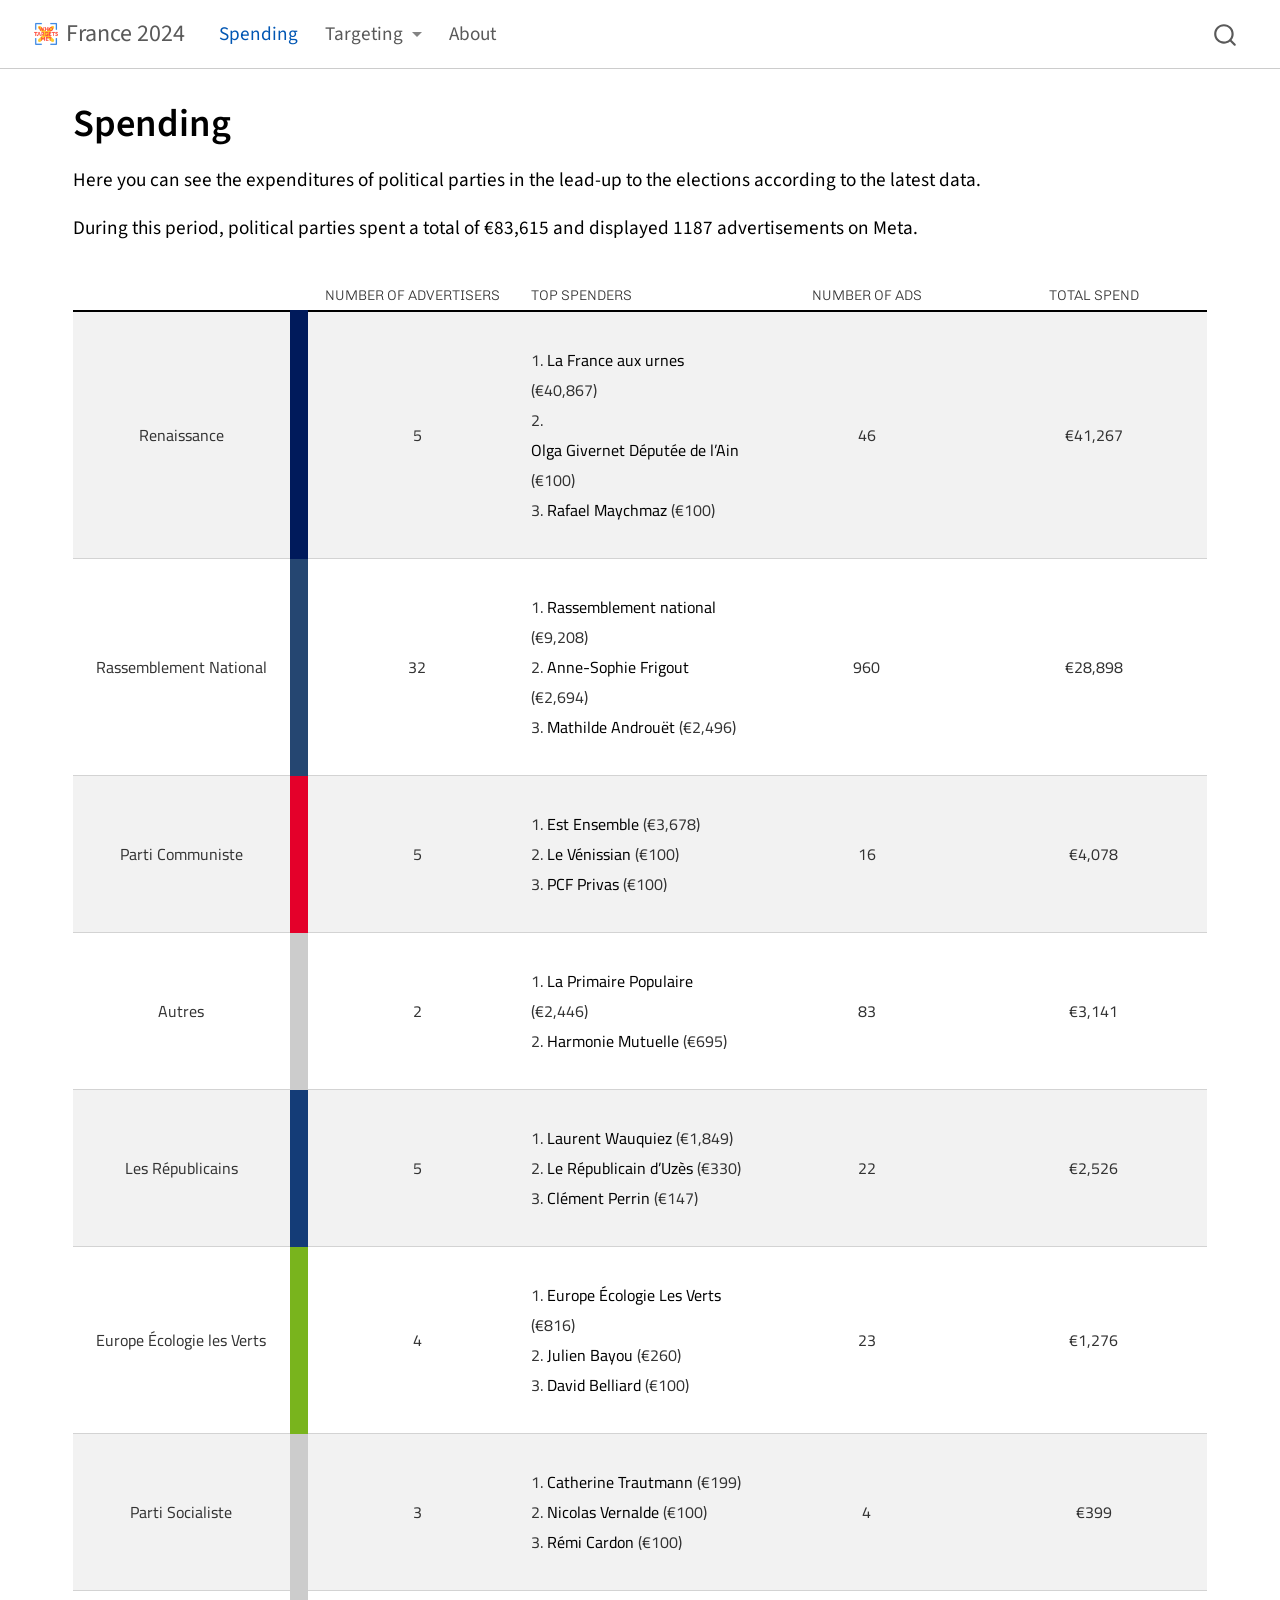
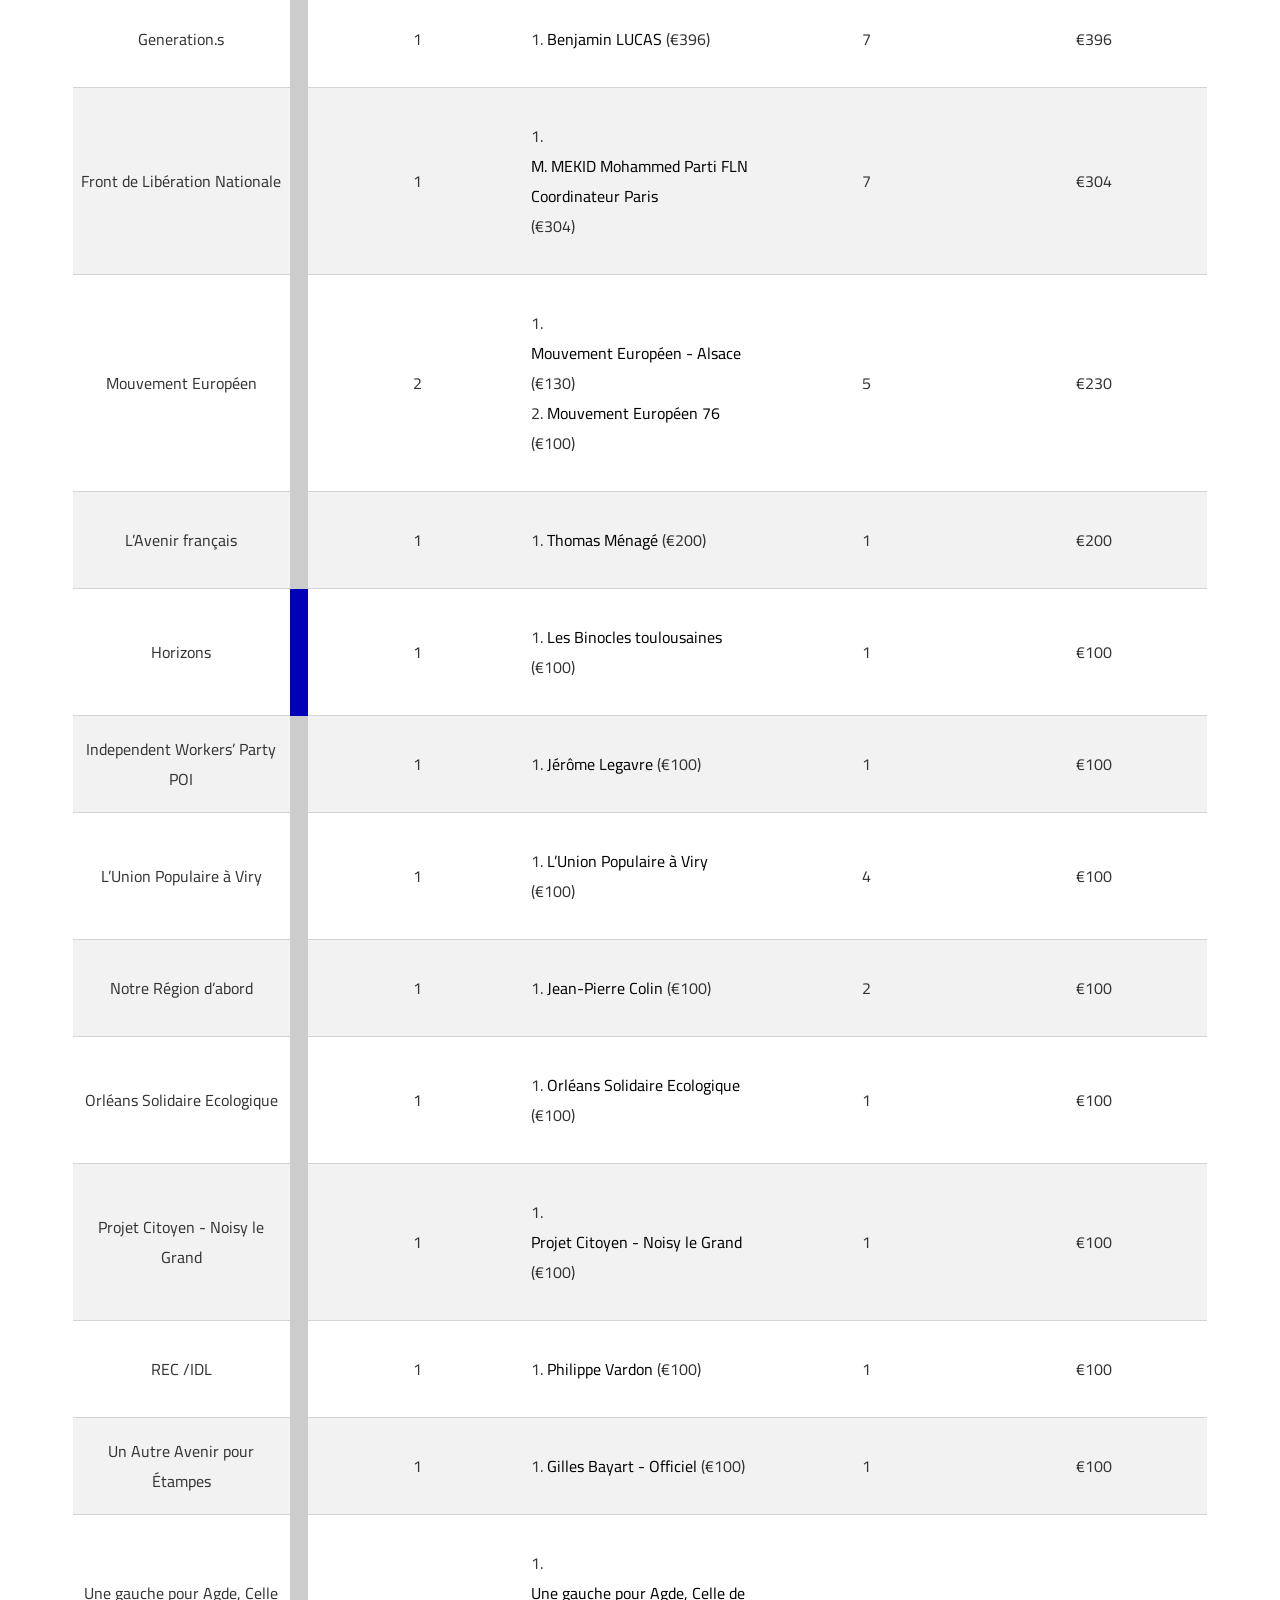
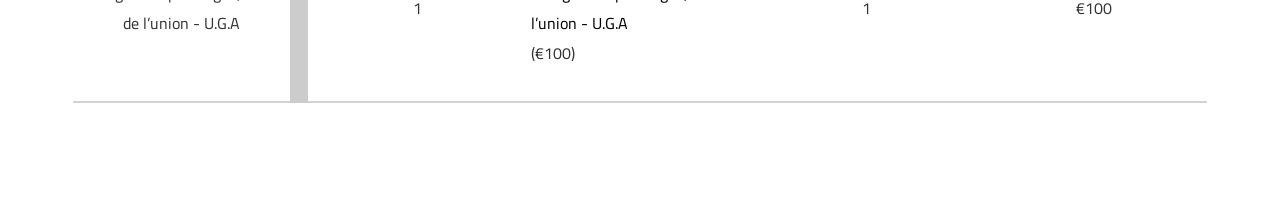
<file: docs/index.html>
<!DOCTYPE html>
<html xmlns="http://www.w3.org/1999/xhtml" lang="en" xml:lang="en"><head>

<meta charset="utf-8">
<meta name="generator" content="quarto-1.5.57">

<meta name="viewport" content="width=device-width, initial-scale=1.0, user-scalable=yes">

<meta name="description" content="How do political parties chase your vote, what do they want to keep hidden, and how much money do they spend on it? In the lead-up to the elections, we monitor political microtargeting.">

<title>Spending – France 2024</title>
<style>
code{white-space: pre-wrap;}
span.smallcaps{font-variant: small-caps;}
div.columns{display: flex; gap: min(4vw, 1.5em);}
div.column{flex: auto; overflow-x: auto;}
div.hanging-indent{margin-left: 1.5em; text-indent: -1.5em;}
ul.task-list{list-style: none;}
ul.task-list li input[type="checkbox"] {
  width: 0.8em;
  margin: 0 0.8em 0.2em -1em; /* quarto-specific, see https://github.com/quarto-dev/quarto-cli/issues/4556 */ 
  vertical-align: middle;
}
</style>


<script src="site_libs/quarto-nav/quarto-nav.js"></script>
<script src="site_libs/quarto-nav/headroom.min.js"></script>
<script src="site_libs/clipboard/clipboard.min.js"></script>
<script src="site_libs/quarto-search/autocomplete.umd.js"></script>
<script src="site_libs/quarto-search/fuse.min.js"></script>
<script src="site_libs/quarto-search/quarto-search.js"></script>
<meta name="quarto:offset" content="./">
<link href="./wtm_logo_2020_transparent-150x150.png" rel="icon" type="image/png">
<script src="site_libs/quarto-html/quarto.js"></script>
<script src="site_libs/quarto-html/popper.min.js"></script>
<script src="site_libs/quarto-html/tippy.umd.min.js"></script>
<script src="site_libs/quarto-html/anchor.min.js"></script>
<link href="site_libs/quarto-html/tippy.css" rel="stylesheet">
<link href="site_libs/quarto-html/quarto-syntax-highlighting.css" rel="stylesheet" id="quarto-text-highlighting-styles">
<script src="site_libs/bootstrap/bootstrap.min.js"></script>
<link href="site_libs/bootstrap/bootstrap-icons.css" rel="stylesheet">
<link href="site_libs/bootstrap/bootstrap.min.css" rel="stylesheet" id="quarto-bootstrap" data-mode="light">
<script src="site_libs/quarto-contrib/iconify-2.1.0/iconify-icon.min.js"></script>
<script id="quarto-search-options" type="application/json">{
  "location": "navbar",
  "copy-button": false,
  "collapse-after": 3,
  "panel-placement": "end",
  "type": "overlay",
  "limit": 50,
  "keyboard-shortcut": [
    "f",
    "/",
    "s"
  ],
  "show-item-context": false,
  "language": {
    "search-no-results-text": "No results",
    "search-matching-documents-text": "matching documents",
    "search-copy-link-title": "Copy link to search",
    "search-hide-matches-text": "Hide additional matches",
    "search-more-match-text": "more match in this document",
    "search-more-matches-text": "more matches in this document",
    "search-clear-button-title": "Clear",
    "search-text-placeholder": "",
    "search-detached-cancel-button-title": "Cancel",
    "search-submit-button-title": "Submit",
    "search-label": "Search"
  }
}</script>


</head>

<body class="nav-fixed">

<div id="quarto-search-results"></div>
  <header id="quarto-header" class="headroom fixed-top">
    <nav class="navbar navbar-expand-lg " data-bs-theme="dark">
      <div class="navbar-container container-fluid">
      <div class="navbar-brand-container mx-auto">
    <a href="./index.html" class="navbar-brand navbar-brand-logo">
    <img src="./wtm_logo_2020_transparent-300x300.png" alt="" class="navbar-logo">
    </a>
    <a class="navbar-brand" href="./index.html">
    <span class="navbar-title">France 2024</span>
    </a>
  </div>
            <div id="quarto-search" class="" title="Search"></div>
          <button class="navbar-toggler" type="button" data-bs-toggle="collapse" data-bs-target="#navbarCollapse" aria-controls="navbarCollapse" role="menu" aria-expanded="false" aria-label="Toggle navigation" onclick="if (window.quartoToggleHeadroom) { window.quartoToggleHeadroom(); }">
  <span class="navbar-toggler-icon"></span>
</button>
          <div class="collapse navbar-collapse" id="navbarCollapse">
            <ul class="navbar-nav navbar-nav-scroll me-auto">
  <li class="nav-item">
    <a class="nav-link active" href="./index.html" aria-current="page"> 
<span class="menu-text"><iconify-icon inline="" icon="ph:coins" aria-label="Icon coins from ph Iconify.design set." title="Icon coins from ph Iconify.design set."></iconify-icon> Spending</span></a>
  </li>  
  <li class="nav-item dropdown ">
    <a class="nav-link dropdown-toggle" href="#" id="nav-menu-iconify-ph-users-three-thin--targeting" role="link" data-bs-toggle="dropdown" aria-expanded="false">
 <span class="menu-text"><iconify-icon inline="" icon="ph:users-three-thin" aria-label="Icon users-three-thin from ph Iconify.design set." title="Icon users-three-thin from ph Iconify.design set."></iconify-icon> Targeting</span>
    </a>
    <ul class="dropdown-menu" aria-labelledby="nav-menu-iconify-ph-users-three-thin--targeting">    
        <li>
    <a class="dropdown-item" href="./targeting.html">
 <span class="dropdown-text">Spending per Targeting</span></a>
  </li>  
        <li>
    <a class="dropdown-item" href="./detailed.html">
 <span class="dropdown-text">Detailed Targeting</span></a>
  </li>  
    </ul>
  </li>
  <li class="nav-item">
    <a class="nav-link" href="./about.html"> 
<span class="menu-text"><iconify-icon inline="" icon="ph:info-thin" aria-label="Icon info-thin from ph Iconify.design set." title="Icon info-thin from ph Iconify.design set."></iconify-icon> About</span></a>
  </li>  
</ul>
          </div> <!-- /navcollapse -->
            <div class="quarto-navbar-tools">
</div>
      </div> <!-- /container-fluid -->
    </nav>
</header>
<!-- content -->
<div id="quarto-content" class="quarto-container page-columns page-rows-contents page-layout-full page-navbar">
<!-- sidebar -->
<!-- margin-sidebar -->
    
<!-- main -->
<main class="content column-page" id="quarto-document-content">

<header id="title-block-header" class="quarto-title-block default">
<div class="quarto-title">
<h1 class="title">Spending</h1>
</div>



<div class="quarto-title-meta column-page">

    
  
    
  </div>
  


</header>


<p>Here you can see the expenditures of political parties in the lead-up to the elections according to the latest data.</p>
<p>During this period, political parties spent a total of €83,615 and displayed 1187 advertisements on Meta.</p>
<div class="cell">
<div class="cell-output-display">
<div id="bntmehdmnn" style="padding-left:0px;padding-right:0px;padding-top:10px;padding-bottom:10px;overflow-x:auto;overflow-y:auto;width:auto;height:auto;">
<style>@import url("https://fonts.googleapis.com/css2?family=Chivo:ital,wght@0,100;0,200;0,300;0,400;0,500;0,600;0,700;0,800;0,900;1,100;1,200;1,300;1,400;1,500;1,600;1,700;1,800;1,900&display=swap");
@import url("https://fonts.googleapis.com/css2?family=Chivo:ital,wght@0,100;0,200;0,300;0,400;0,500;0,600;0,700;0,800;0,900;1,100;1,200;1,300;1,400;1,500;1,600;1,700;1,800;1,900&display=swap");
@import url("https://fonts.googleapis.com/css2?family=Chivo:ital,wght@0,100;0,200;0,300;0,400;0,500;0,600;0,700;0,800;0,900;1,100;1,200;1,300;1,400;1,500;1,600;1,700;1,800;1,900&display=swap");
@import url("https://fonts.googleapis.com/css2?family=Cairo:ital,wght@0,100;0,200;0,300;0,400;0,500;0,600;0,700;0,800;0,900;1,100;1,200;1,300;1,400;1,500;1,600;1,700;1,800;1,900&display=swap");
#bntmehdmnn table {
  font-family: Cairo, system-ui, 'Segoe UI', Roboto, Helvetica, Arial, sans-serif, 'Apple Color Emoji', 'Segoe UI Emoji', 'Segoe UI Symbol', 'Noto Color Emoji';
  -webkit-font-smoothing: antialiased;
  -moz-osx-font-smoothing: grayscale;
}

#bntmehdmnn thead, #bntmehdmnn tbody, #bntmehdmnn tfoot, #bntmehdmnn tr, #bntmehdmnn td, #bntmehdmnn th {
  border-style: none;
}

#bntmehdmnn p {
  margin: 0;
  padding: 0;
}

#bntmehdmnn .gt_table {
  display: table;
  border-collapse: collapse;
  line-height: normal;
  margin-left: auto;
  margin-right: auto;
  color: #333333;
  font-size: 16px;
  font-weight: 400;
  font-style: normal;
  background-color: #FFFFFF;
  width: auto;
  border-top-style: none;
  border-top-width: 3px;
  border-top-color: #A8A8A8;
  border-right-style: none;
  border-right-width: 2px;
  border-right-color: #D3D3D3;
  border-bottom-style: none;
  border-bottom-width: 2px;
  border-bottom-color: #A8A8A8;
  border-left-style: none;
  border-left-width: 2px;
  border-left-color: #D3D3D3;
}

#bntmehdmnn .gt_caption {
  padding-top: 4px;
  padding-bottom: 4px;
}

#bntmehdmnn .gt_title {
  color: #333333;
  font-size: 125%;
  font-weight: initial;
  padding-top: 4px;
  padding-bottom: 4px;
  padding-left: 5px;
  padding-right: 5px;
  border-bottom-color: #FFFFFF;
  border-bottom-width: 0;
}

#bntmehdmnn .gt_subtitle {
  color: #333333;
  font-size: 85%;
  font-weight: initial;
  padding-top: 3px;
  padding-bottom: 5px;
  padding-left: 5px;
  padding-right: 5px;
  border-top-color: #FFFFFF;
  border-top-width: 0;
}

#bntmehdmnn .gt_heading {
  background-color: #FFFFFF;
  text-align: left;
  border-bottom-color: #FFFFFF;
  border-left-style: none;
  border-left-width: 1px;
  border-left-color: #D3D3D3;
  border-right-style: none;
  border-right-width: 1px;
  border-right-color: #D3D3D3;
}

#bntmehdmnn .gt_bottom_border {
  border-bottom-style: none;
  border-bottom-width: 2px;
  border-bottom-color: #D3D3D3;
}

#bntmehdmnn .gt_col_headings {
  border-top-style: none;
  border-top-width: 2px;
  border-top-color: #D3D3D3;
  border-bottom-style: solid;
  border-bottom-width: 2px;
  border-bottom-color: #000000;
  border-left-style: none;
  border-left-width: 1px;
  border-left-color: #D3D3D3;
  border-right-style: none;
  border-right-width: 1px;
  border-right-color: #D3D3D3;
}

#bntmehdmnn .gt_col_heading {
  color: #333333;
  background-color: #FFFFFF;
  font-size: 100%;
  font-weight: normal;
  text-transform: inherit;
  border-left-style: none;
  border-left-width: 1px;
  border-left-color: #D3D3D3;
  border-right-style: none;
  border-right-width: 1px;
  border-right-color: #D3D3D3;
  vertical-align: bottom;
  padding-top: 5px;
  padding-bottom: 6px;
  padding-left: 5px;
  padding-right: 5px;
  overflow-x: hidden;
}

#bntmehdmnn .gt_column_spanner_outer {
  color: #333333;
  background-color: #FFFFFF;
  font-size: 100%;
  font-weight: normal;
  text-transform: inherit;
  padding-top: 0;
  padding-bottom: 0;
  padding-left: 4px;
  padding-right: 4px;
}

#bntmehdmnn .gt_column_spanner_outer:first-child {
  padding-left: 0;
}

#bntmehdmnn .gt_column_spanner_outer:last-child {
  padding-right: 0;
}

#bntmehdmnn .gt_column_spanner {
  border-bottom-style: solid;
  border-bottom-width: 2px;
  border-bottom-color: #000000;
  vertical-align: bottom;
  padding-top: 5px;
  padding-bottom: 5px;
  overflow-x: hidden;
  display: inline-block;
  width: 100%;
}

#bntmehdmnn .gt_spanner_row {
  border-bottom-style: hidden;
}

#bntmehdmnn .gt_group_heading {
  padding-top: 8px;
  padding-bottom: 8px;
  padding-left: 5px;
  padding-right: 5px;
  color: #333333;
  background-color: #FFFFFF;
  font-size: 100%;
  font-weight: initial;
  text-transform: inherit;
  border-top-style: none;
  border-top-width: 2px;
  border-top-color: #000000;
  border-bottom-style: solid;
  border-bottom-width: 1px;
  border-bottom-color: #FFFFFF;
  border-left-style: none;
  border-left-width: 1px;
  border-left-color: #D3D3D3;
  border-right-style: none;
  border-right-width: 1px;
  border-right-color: #D3D3D3;
  vertical-align: middle;
  text-align: left;
}

#bntmehdmnn .gt_empty_group_heading {
  padding: 0.5px;
  color: #333333;
  background-color: #FFFFFF;
  font-size: 100%;
  font-weight: initial;
  border-top-style: none;
  border-top-width: 2px;
  border-top-color: #000000;
  border-bottom-style: solid;
  border-bottom-width: 1px;
  border-bottom-color: #FFFFFF;
  vertical-align: middle;
}

#bntmehdmnn .gt_from_md > :first-child {
  margin-top: 0;
}

#bntmehdmnn .gt_from_md > :last-child {
  margin-bottom: 0;
}

#bntmehdmnn .gt_row {
  padding-top: 3px;
  padding-bottom: 3px;
  padding-left: 5px;
  padding-right: 5px;
  margin: 10px;
  border-top-style: solid;
  border-top-width: 1px;
  border-top-color: #D3D3D3;
  border-left-style: none;
  border-left-width: 1px;
  border-left-color: #D3D3D3;
  border-right-style: none;
  border-right-width: 1px;
  border-right-color: #D3D3D3;
  vertical-align: middle;
  overflow-x: hidden;
}

#bntmehdmnn .gt_stub {
  color: #333333;
  background-color: #FFFFFF;
  font-size: 100%;
  font-weight: initial;
  text-transform: inherit;
  border-right-style: solid;
  border-right-width: 0px;
  border-right-color: #FFFFFF;
  padding-left: 5px;
  padding-right: 5px;
}

#bntmehdmnn .gt_stub_row_group {
  color: #333333;
  background-color: #FFFFFF;
  font-size: 100%;
  font-weight: initial;
  text-transform: inherit;
  border-right-style: solid;
  border-right-width: 2px;
  border-right-color: #D3D3D3;
  padding-left: 5px;
  padding-right: 5px;
  vertical-align: top;
}

#bntmehdmnn .gt_row_group_first td {
  border-top-width: 2px;
}

#bntmehdmnn .gt_row_group_first th {
  border-top-width: 2px;
}

#bntmehdmnn .gt_summary_row {
  color: #333333;
  background-color: #FFFFFF;
  text-transform: inherit;
  padding-top: 8px;
  padding-bottom: 8px;
  padding-left: 5px;
  padding-right: 5px;
}

#bntmehdmnn .gt_first_summary_row {
  border-top-style: solid;
  border-top-color: #D3D3D3;
}

#bntmehdmnn .gt_first_summary_row.thick {
  border-top-width: 2px;
}

#bntmehdmnn .gt_last_summary_row {
  padding-top: 8px;
  padding-bottom: 8px;
  padding-left: 5px;
  padding-right: 5px;
  border-bottom-style: solid;
  border-bottom-width: 2px;
  border-bottom-color: #D3D3D3;
}

#bntmehdmnn .gt_grand_summary_row {
  color: #333333;
  background-color: #FFFFFF;
  text-transform: inherit;
  padding-top: 8px;
  padding-bottom: 8px;
  padding-left: 5px;
  padding-right: 5px;
}

#bntmehdmnn .gt_first_grand_summary_row {
  padding-top: 8px;
  padding-bottom: 8px;
  padding-left: 5px;
  padding-right: 5px;
  border-top-style: double;
  border-top-width: 6px;
  border-top-color: #D3D3D3;
}

#bntmehdmnn .gt_last_grand_summary_row_top {
  padding-top: 8px;
  padding-bottom: 8px;
  padding-left: 5px;
  padding-right: 5px;
  border-bottom-style: double;
  border-bottom-width: 6px;
  border-bottom-color: #D3D3D3;
}

#bntmehdmnn .gt_striped {
  background-color: rgba(128, 128, 128, 0.05);
}

#bntmehdmnn .gt_table_body {
  border-top-style: solid;
  border-top-width: 2px;
  border-top-color: #D3D3D3;
  border-bottom-style: solid;
  border-bottom-width: 2px;
  border-bottom-color: #D3D3D3;
}

#bntmehdmnn .gt_footnotes {
  color: #333333;
  background-color: #FFFFFF;
  border-bottom-style: none;
  border-bottom-width: 2px;
  border-bottom-color: #D3D3D3;
  border-left-style: none;
  border-left-width: 2px;
  border-left-color: #D3D3D3;
  border-right-style: none;
  border-right-width: 2px;
  border-right-color: #D3D3D3;
}

#bntmehdmnn .gt_footnote {
  margin: 0px;
  font-size: 90%;
  padding-top: 4px;
  padding-bottom: 4px;
  padding-left: 5px;
  padding-right: 5px;
}

#bntmehdmnn .gt_sourcenotes {
  color: #333333;
  background-color: #FFFFFF;
  border-bottom-style: none;
  border-bottom-width: 2px;
  border-bottom-color: #D3D3D3;
  border-left-style: none;
  border-left-width: 2px;
  border-left-color: #D3D3D3;
  border-right-style: none;
  border-right-width: 2px;
  border-right-color: #D3D3D3;
}

#bntmehdmnn .gt_sourcenote {
  font-size: 12px;
  padding-top: 4px;
  padding-bottom: 4px;
  padding-left: 5px;
  padding-right: 5px;
}

#bntmehdmnn .gt_left {
  text-align: left;
}

#bntmehdmnn .gt_center {
  text-align: center;
}

#bntmehdmnn .gt_right {
  text-align: right;
  font-variant-numeric: tabular-nums;
}

#bntmehdmnn .gt_font_normal {
  font-weight: normal;
}

#bntmehdmnn .gt_font_bold {
  font-weight: bold;
}

#bntmehdmnn .gt_font_italic {
  font-style: italic;
}

#bntmehdmnn .gt_super {
  font-size: 65%;
}

#bntmehdmnn .gt_footnote_marks {
  font-size: 75%;
  vertical-align: 0.4em;
  position: initial;
}

#bntmehdmnn .gt_asterisk {
  font-size: 100%;
  vertical-align: 0;
}

#bntmehdmnn .gt_indent_1 {
  text-indent: 5px;
}

#bntmehdmnn .gt_indent_2 {
  text-indent: 10px;
}

#bntmehdmnn .gt_indent_3 {
  text-indent: 15px;
}

#bntmehdmnn .gt_indent_4 {
  text-indent: 20px;
}

#bntmehdmnn .gt_indent_5 {
  text-indent: 25px;
}

#bntmehdmnn .katex-display {
  display: inline-flex !important;
  margin-bottom: 0.75em !important;
}

#bntmehdmnn div.Reactable > div.rt-table > div.rt-thead > div.rt-tr.rt-tr-group-header > div.rt-th-group:after {
  height: 0px !important;
}

tbody tr:last-child {
  border-bottom: 2px solid #ffffff00;
}
</style>

<table class="gt_table caption-top table table-sm table-striped small" data-quarto-postprocess="true" data-quarto-disable-processing="false" data-quarto-bootstrap="false">
<colgroup>
<col style="width: 20%">
<col style="width: 20%">
<col style="width: 20%">
<col style="width: 20%">
<col style="width: 20%">
</colgroup>
<thead>
<tr class="header gt_col_headings">
<th id="a::stub" class="gt_col_heading gt_columns_bottom_border gt_left" data-quarto-table-cell-role="th" scope="col"></th>
<th id="Number-of-Advertisers" class="gt_col_heading gt_columns_bottom_border gt_center" data-quarto-table-cell-role="th" style="border-top-width: 0px; border-top-style: solid; border-top-color: black; font-family: Chivo; font-size: 14px; vertical-align: bottom; font-weight: 200; text-transform: uppercase" scope="col">Number of Advertisers</th>
<th id="Top-Spenders" class="gt_col_heading gt_columns_bottom_border gt_left" data-quarto-table-cell-role="th" style="border-top-width: 0px; border-top-style: solid; border-top-color: black; font-family: Chivo; font-size: 14px; vertical-align: bottom; font-weight: 200; text-transform: uppercase" scope="col">Top Spenders</th>
<th id="Number-of-Ads" class="gt_col_heading gt_columns_bottom_border gt_center" data-quarto-table-cell-role="th" style="border-top-width: 0px; border-top-style: solid; border-top-color: black; font-family: Chivo; font-size: 14px; vertical-align: bottom; font-weight: 200; text-transform: uppercase" scope="col">Number of Ads</th>
<th id="Total-Spend" class="gt_col_heading gt_columns_bottom_border gt_center" data-quarto-table-cell-role="th" style="border-top-width: 0px; border-top-style: solid; border-top-color: black; font-family: Chivo; font-size: 14px; vertical-align: bottom; font-weight: 200; text-transform: uppercase" scope="col">Total Spend</th>
</tr>
</thead>
<tbody class="gt_table_body">
<tr class="odd">
<td id="stub_1_1" class="gt_row gt_center gt_stub" data-quarto-table-cell-role="th" scope="row">Renaissance</td>
<td class="gt_row gt_center" headers="stub_1_1 Number of Advertisers" style="border-left-width: 18.5px; border-left-style: solid; border-left-color: #001A5B">5</td>
<td class="gt_row gt_left" headers="stub_1_1 Top Spenders" style="vertical-align: center"><br>1. <a href="https://www.facebook.com/ads/library/?ad_type=political_and_issue_ads&amp;country=GB&amp;view_all_page_id=110490484906150">La France aux urnes</a> (€40,867)<br>2. <a href="https://www.facebook.com/ads/library/?ad_type=political_and_issue_ads&amp;country=GB&amp;view_all_page_id=1118292008192135">Olga Givernet Députée de l’Ain</a> (€100)<br>3. <a href="https://www.facebook.com/ads/library/?ad_type=political_and_issue_ads&amp;country=GB&amp;view_all_page_id=197757733430167">Rafael Maychmaz</a> (€100)<br><br></td>
<td class="gt_row gt_center" headers="stub_1_1 Number of Ads">46</td>
<td class="gt_row gt_center" headers="stub_1_1 Total Spend">€41,267</td>
</tr>
<tr class="even">
<td id="stub_1_2" class="gt_row gt_center gt_stub" data-quarto-table-cell-role="th" scope="row">Rassemblement National</td>
<td class="gt_row gt_center" headers="stub_1_2 Number of Advertisers" style="border-left-width: 18.5px; border-left-style: solid; border-left-color: #254671">32</td>
<td class="gt_row gt_left" headers="stub_1_2 Top Spenders" style="vertical-align: center"><br>1. <a href="https://www.facebook.com/ads/library/?ad_type=political_and_issue_ads&amp;country=GB&amp;view_all_page_id=21254500749">Rassemblement national</a> (€9,208)<br>2. <a href="https://www.facebook.com/ads/library/?ad_type=political_and_issue_ads&amp;country=GB&amp;view_all_page_id=416643052024668">Anne-Sophie Frigout</a> (€2,694)<br>3. <a href="https://www.facebook.com/ads/library/?ad_type=political_and_issue_ads&amp;country=GB&amp;view_all_page_id=115640363205428">Mathilde Androuët</a> (€2,496)<br><br></td>
<td class="gt_row gt_center" headers="stub_1_2 Number of Ads">960</td>
<td class="gt_row gt_center" headers="stub_1_2 Total Spend">€28,898</td>
</tr>
<tr class="odd">
<td id="stub_1_3" class="gt_row gt_center gt_stub" data-quarto-table-cell-role="th" scope="row">Parti Communiste</td>
<td class="gt_row gt_center" headers="stub_1_3 Number of Advertisers" style="border-left-width: 18.5px; border-left-style: solid; border-left-color: #E4002A">5</td>
<td class="gt_row gt_left" headers="stub_1_3 Top Spenders" style="vertical-align: center"><br>1. <a href="https://www.facebook.com/ads/library/?ad_type=political_and_issue_ads&amp;country=GB&amp;view_all_page_id=206724039420171">Est Ensemble</a> (€3,678)<br>2. <a href="https://www.facebook.com/ads/library/?ad_type=political_and_issue_ads&amp;country=GB&amp;view_all_page_id=109295597392936">Le Vénissian</a> (€100)<br>3. <a href="https://www.facebook.com/ads/library/?ad_type=political_and_issue_ads&amp;country=GB&amp;view_all_page_id=106125908303894">PCF Privas</a> (€100)<br><br></td>
<td class="gt_row gt_center" headers="stub_1_3 Number of Ads">16</td>
<td class="gt_row gt_center" headers="stub_1_3 Total Spend">€4,078</td>
</tr>
<tr class="even">
<td id="stub_1_4" class="gt_row gt_center gt_stub" data-quarto-table-cell-role="th" scope="row">Autres</td>
<td class="gt_row gt_center" headers="stub_1_4 Number of Advertisers" style="border-left-width: 18.5px; border-left-style: solid; border-left-color: #cccccc">2</td>
<td class="gt_row gt_left" headers="stub_1_4 Top Spenders" style="vertical-align: center"><br>1. <a href="https://www.facebook.com/ads/library/?ad_type=political_and_issue_ads&amp;country=GB&amp;view_all_page_id=101542545439925">La Primaire Populaire</a> (€2,446)<br>2. <a href="https://www.facebook.com/ads/library/?ad_type=political_and_issue_ads&amp;country=GB&amp;view_all_page_id=154418871253173">Harmonie Mutuelle</a> (€695)<br><br></td>
<td class="gt_row gt_center" headers="stub_1_4 Number of Ads">83</td>
<td class="gt_row gt_center" headers="stub_1_4 Total Spend">€3,141</td>
</tr>
<tr class="odd">
<td id="stub_1_5" class="gt_row gt_center gt_stub" data-quarto-table-cell-role="th" scope="row">Les Républicains</td>
<td class="gt_row gt_center" headers="stub_1_5 Number of Advertisers" style="border-left-width: 18.5px; border-left-style: solid; border-left-color: #143C77">5</td>
<td class="gt_row gt_left" headers="stub_1_5 Top Spenders" style="vertical-align: center"><br>1. <a href="https://www.facebook.com/ads/library/?ad_type=political_and_issue_ads&amp;country=GB&amp;view_all_page_id=125487850594">Laurent Wauquiez</a> (€1,849)<br>2. <a href="https://www.facebook.com/ads/library/?ad_type=political_and_issue_ads&amp;country=GB&amp;view_all_page_id=139458839489992">Le Républicain d’Uzès</a> (€330)<br>3. <a href="https://www.facebook.com/ads/library/?ad_type=political_and_issue_ads&amp;country=GB&amp;view_all_page_id=359432230582313">Clément Perrin</a> (€147)<br><br></td>
<td class="gt_row gt_center" headers="stub_1_5 Number of Ads">22</td>
<td class="gt_row gt_center" headers="stub_1_5 Total Spend">€2,526</td>
</tr>
<tr class="even">
<td id="stub_1_6" class="gt_row gt_center gt_stub" data-quarto-table-cell-role="th" scope="row">Europe Écologie les Verts</td>
<td class="gt_row gt_center" headers="stub_1_6 Number of Advertisers" style="border-left-width: 18.5px; border-left-style: solid; border-left-color: #79b41d">4</td>
<td class="gt_row gt_left" headers="stub_1_6 Top Spenders" style="vertical-align: center"><br>1. <a href="https://www.facebook.com/ads/library/?ad_type=political_and_issue_ads&amp;country=GB&amp;view_all_page_id=51603470763">Europe Écologie Les Verts</a> (€816)<br>2. <a href="https://www.facebook.com/ads/library/?ad_type=political_and_issue_ads&amp;country=GB&amp;view_all_page_id=153127044710790">Julien Bayou</a> (€260)<br>3. <a href="https://www.facebook.com/ads/library/?ad_type=political_and_issue_ads&amp;country=GB&amp;view_all_page_id=527462224117691">David Belliard</a> (€100)<br><br></td>
<td class="gt_row gt_center" headers="stub_1_6 Number of Ads">23</td>
<td class="gt_row gt_center" headers="stub_1_6 Total Spend">€1,276</td>
</tr>
<tr class="odd">
<td id="stub_1_7" class="gt_row gt_center gt_stub" data-quarto-table-cell-role="th" scope="row">Parti Socialiste</td>
<td class="gt_row gt_center" headers="stub_1_7 Number of Advertisers" style="border-left-width: 18.5px; border-left-style: solid; border-left-color: #cccccc">3</td>
<td class="gt_row gt_left" headers="stub_1_7 Top Spenders" style="vertical-align: center"><br>1. <a href="https://www.facebook.com/ads/library/?ad_type=political_and_issue_ads&amp;country=GB&amp;view_all_page_id=194337837271678">Catherine Trautmann</a> (€199)<br>2. <a href="https://www.facebook.com/ads/library/?ad_type=political_and_issue_ads&amp;country=GB&amp;view_all_page_id=101972011609791">Nicolas Vernalde</a> (€100)<br>3. <a href="https://www.facebook.com/ads/library/?ad_type=political_and_issue_ads&amp;country=GB&amp;view_all_page_id=116157668209819">Rémi Cardon</a> (€100)<br><br></td>
<td class="gt_row gt_center" headers="stub_1_7 Number of Ads">4</td>
<td class="gt_row gt_center" headers="stub_1_7 Total Spend">€399</td>
</tr>
<tr class="even">
<td id="stub_1_8" class="gt_row gt_center gt_stub" data-quarto-table-cell-role="th" scope="row">Generation.s</td>
<td class="gt_row gt_center" headers="stub_1_8 Number of Advertisers" style="border-left-width: 18.5px; border-left-style: solid; border-left-color: #cccccc">1</td>
<td class="gt_row gt_left" headers="stub_1_8 Top Spenders" style="vertical-align: center"><br>1. <a href="https://www.facebook.com/ads/library/?ad_type=political_and_issue_ads&amp;country=GB&amp;view_all_page_id=107176997902948">Benjamin LUCAS</a> (€396)<br><br></td>
<td class="gt_row gt_center" headers="stub_1_8 Number of Ads">7</td>
<td class="gt_row gt_center" headers="stub_1_8 Total Spend">€396</td>
</tr>
<tr class="odd">
<td id="stub_1_9" class="gt_row gt_center gt_stub" data-quarto-table-cell-role="th" scope="row">Front de Libération Nationale</td>
<td class="gt_row gt_center" headers="stub_1_9 Number of Advertisers" style="border-left-width: 18.5px; border-left-style: solid; border-left-color: #cccccc">1</td>
<td class="gt_row gt_left" headers="stub_1_9 Top Spenders" style="vertical-align: center"><br>1. <a href="https://www.facebook.com/ads/library/?ad_type=political_and_issue_ads&amp;country=GB&amp;view_all_page_id=102397775030088">M. MEKID Mohammed Parti FLN Coordinateur Paris</a> (€304)<br><br></td>
<td class="gt_row gt_center" headers="stub_1_9 Number of Ads">7</td>
<td class="gt_row gt_center" headers="stub_1_9 Total Spend">€304</td>
</tr>
<tr class="even">
<td id="stub_1_10" class="gt_row gt_center gt_stub" data-quarto-table-cell-role="th" scope="row">Mouvement Européen</td>
<td class="gt_row gt_center" headers="stub_1_10 Number of Advertisers" style="border-left-width: 18.5px; border-left-style: solid; border-left-color: #cccccc">2</td>
<td class="gt_row gt_left" headers="stub_1_10 Top Spenders" style="vertical-align: center"><br>1. <a href="https://www.facebook.com/ads/library/?ad_type=political_and_issue_ads&amp;country=GB&amp;view_all_page_id=426677154028235">Mouvement Européen - Alsace</a> (€130)<br>2. <a href="https://www.facebook.com/ads/library/?ad_type=political_and_issue_ads&amp;country=GB&amp;view_all_page_id=420351164974981">Mouvement Européen 76</a> (€100)<br><br></td>
<td class="gt_row gt_center" headers="stub_1_10 Number of Ads">5</td>
<td class="gt_row gt_center" headers="stub_1_10 Total Spend">€230</td>
</tr>
<tr class="odd">
<td id="stub_1_11" class="gt_row gt_center gt_stub" data-quarto-table-cell-role="th" scope="row">L’Avenir français</td>
<td class="gt_row gt_center" headers="stub_1_11 Number of Advertisers" style="border-left-width: 18.5px; border-left-style: solid; border-left-color: #cccccc">1</td>
<td class="gt_row gt_left" headers="stub_1_11 Top Spenders" style="vertical-align: center"><br>1. <a href="https://www.facebook.com/ads/library/?ad_type=political_and_issue_ads&amp;country=GB&amp;view_all_page_id=103915438641802">Thomas Ménagé</a> (€200)<br><br></td>
<td class="gt_row gt_center" headers="stub_1_11 Number of Ads">1</td>
<td class="gt_row gt_center" headers="stub_1_11 Total Spend">€200</td>
</tr>
<tr class="even">
<td id="stub_1_12" class="gt_row gt_center gt_stub" data-quarto-table-cell-role="th" scope="row">Horizons</td>
<td class="gt_row gt_center" headers="stub_1_12 Number of Advertisers" style="border-left-width: 18.5px; border-left-style: solid; border-left-color: #0000BA">1</td>
<td class="gt_row gt_left" headers="stub_1_12 Top Spenders" style="vertical-align: center"><br>1. <a href="https://www.facebook.com/ads/library/?ad_type=political_and_issue_ads&amp;country=GB&amp;view_all_page_id=104222881914937">Les Binocles toulousaines</a> (€100)<br><br></td>
<td class="gt_row gt_center" headers="stub_1_12 Number of Ads">1</td>
<td class="gt_row gt_center" headers="stub_1_12 Total Spend">€100</td>
</tr>
<tr class="odd">
<td id="stub_1_13" class="gt_row gt_center gt_stub" data-quarto-table-cell-role="th" scope="row">Independent Workers’ Party POI</td>
<td class="gt_row gt_center" headers="stub_1_13 Number of Advertisers" style="border-left-width: 18.5px; border-left-style: solid; border-left-color: #cccccc">1</td>
<td class="gt_row gt_left" headers="stub_1_13 Top Spenders" style="vertical-align: center"><br>1. <a href="https://www.facebook.com/ads/library/?ad_type=political_and_issue_ads&amp;country=GB&amp;view_all_page_id=113468561360241">Jérôme Legavre</a> (€100)<br><br></td>
<td class="gt_row gt_center" headers="stub_1_13 Number of Ads">1</td>
<td class="gt_row gt_center" headers="stub_1_13 Total Spend">€100</td>
</tr>
<tr class="even">
<td id="stub_1_14" class="gt_row gt_center gt_stub" data-quarto-table-cell-role="th" scope="row">L’Union Populaire à Viry</td>
<td class="gt_row gt_center" headers="stub_1_14 Number of Advertisers" style="border-left-width: 18.5px; border-left-style: solid; border-left-color: #cccccc">1</td>
<td class="gt_row gt_left" headers="stub_1_14 Top Spenders" style="vertical-align: center"><br>1. <a href="https://www.facebook.com/ads/library/?ad_type=political_and_issue_ads&amp;country=GB&amp;view_all_page_id=114083586728510">L’Union Populaire à Viry</a> (€100)<br><br></td>
<td class="gt_row gt_center" headers="stub_1_14 Number of Ads">4</td>
<td class="gt_row gt_center" headers="stub_1_14 Total Spend">€100</td>
</tr>
<tr class="odd">
<td id="stub_1_15" class="gt_row gt_center gt_stub" data-quarto-table-cell-role="th" scope="row">Notre Région d’abord</td>
<td class="gt_row gt_center" headers="stub_1_15 Number of Advertisers" style="border-left-width: 18.5px; border-left-style: solid; border-left-color: #cccccc">1</td>
<td class="gt_row gt_left" headers="stub_1_15 Top Spenders" style="vertical-align: center"><br>1. <a href="https://www.facebook.com/ads/library/?ad_type=political_and_issue_ads&amp;country=GB&amp;view_all_page_id=849337958456474">Jean-Pierre Colin</a> (€100)<br><br></td>
<td class="gt_row gt_center" headers="stub_1_15 Number of Ads">2</td>
<td class="gt_row gt_center" headers="stub_1_15 Total Spend">€100</td>
</tr>
<tr class="even">
<td id="stub_1_16" class="gt_row gt_center gt_stub" data-quarto-table-cell-role="th" scope="row">Orléans Solidaire Ecologique</td>
<td class="gt_row gt_center" headers="stub_1_16 Number of Advertisers" style="border-left-width: 18.5px; border-left-style: solid; border-left-color: #cccccc">1</td>
<td class="gt_row gt_left" headers="stub_1_16 Top Spenders" style="vertical-align: center"><br>1. <a href="https://www.facebook.com/ads/library/?ad_type=political_and_issue_ads&amp;country=GB&amp;view_all_page_id=112493823512516">Orléans Solidaire Ecologique</a> (€100)<br><br></td>
<td class="gt_row gt_center" headers="stub_1_16 Number of Ads">1</td>
<td class="gt_row gt_center" headers="stub_1_16 Total Spend">€100</td>
</tr>
<tr class="odd">
<td id="stub_1_17" class="gt_row gt_center gt_stub" data-quarto-table-cell-role="th" scope="row">Projet Citoyen - Noisy le Grand</td>
<td class="gt_row gt_center" headers="stub_1_17 Number of Advertisers" style="border-left-width: 18.5px; border-left-style: solid; border-left-color: #cccccc">1</td>
<td class="gt_row gt_left" headers="stub_1_17 Top Spenders" style="vertical-align: center"><br>1. <a href="https://www.facebook.com/ads/library/?ad_type=political_and_issue_ads&amp;country=GB&amp;view_all_page_id=438764750253909">Projet Citoyen - Noisy le Grand</a> (€100)<br><br></td>
<td class="gt_row gt_center" headers="stub_1_17 Number of Ads">1</td>
<td class="gt_row gt_center" headers="stub_1_17 Total Spend">€100</td>
</tr>
<tr class="even">
<td id="stub_1_18" class="gt_row gt_center gt_stub" data-quarto-table-cell-role="th" scope="row">REC /IDL</td>
<td class="gt_row gt_center" headers="stub_1_18 Number of Advertisers" style="border-left-width: 18.5px; border-left-style: solid; border-left-color: #cccccc">1</td>
<td class="gt_row gt_left" headers="stub_1_18 Top Spenders" style="vertical-align: center"><br>1. <a href="https://www.facebook.com/ads/library/?ad_type=political_and_issue_ads&amp;country=GB&amp;view_all_page_id=120292721389667">Philippe Vardon</a> (€100)<br><br></td>
<td class="gt_row gt_center" headers="stub_1_18 Number of Ads">1</td>
<td class="gt_row gt_center" headers="stub_1_18 Total Spend">€100</td>
</tr>
<tr class="odd">
<td id="stub_1_19" class="gt_row gt_center gt_stub" data-quarto-table-cell-role="th" scope="row">Un Autre Avenir pour Étampes</td>
<td class="gt_row gt_center" headers="stub_1_19 Number of Advertisers" style="border-left-width: 18.5px; border-left-style: solid; border-left-color: #cccccc">1</td>
<td class="gt_row gt_left" headers="stub_1_19 Top Spenders" style="vertical-align: center"><br>1. <a href="https://www.facebook.com/ads/library/?ad_type=political_and_issue_ads&amp;country=GB&amp;view_all_page_id=102079602453167">Gilles Bayart - Officiel</a> (€100)<br><br></td>
<td class="gt_row gt_center" headers="stub_1_19 Number of Ads">1</td>
<td class="gt_row gt_center" headers="stub_1_19 Total Spend">€100</td>
</tr>
<tr class="even">
<td id="stub_1_20" class="gt_row gt_center gt_stub" data-quarto-table-cell-role="th" scope="row">Une gauche pour Agde, Celle de l’union - U.G.A</td>
<td class="gt_row gt_center" headers="stub_1_20 Number of Advertisers" style="border-left-width: 18.5px; border-left-style: solid; border-left-color: #cccccc">1</td>
<td class="gt_row gt_left" headers="stub_1_20 Top Spenders" style="vertical-align: center"><br>1. <a href="https://www.facebook.com/ads/library/?ad_type=political_and_issue_ads&amp;country=GB&amp;view_all_page_id=294760420380613">Une gauche pour Agde, Celle de l’union - U.G.A</a> (€100)<br><br></td>
<td class="gt_row gt_center" headers="stub_1_20 Number of Ads">1</td>
<td class="gt_row gt_center" headers="stub_1_20 Total Spend">€100</td>
</tr>
</tbody>
</table>

</div>
</div>
</div>



</main> <!-- /main -->
<script id="quarto-html-after-body" type="application/javascript">
window.document.addEventListener("DOMContentLoaded", function (event) {
  const toggleBodyColorMode = (bsSheetEl) => {
    const mode = bsSheetEl.getAttribute("data-mode");
    const bodyEl = window.document.querySelector("body");
    if (mode === "dark") {
      bodyEl.classList.add("quarto-dark");
      bodyEl.classList.remove("quarto-light");
    } else {
      bodyEl.classList.add("quarto-light");
      bodyEl.classList.remove("quarto-dark");
    }
  }
  const toggleBodyColorPrimary = () => {
    const bsSheetEl = window.document.querySelector("link#quarto-bootstrap");
    if (bsSheetEl) {
      toggleBodyColorMode(bsSheetEl);
    }
  }
  toggleBodyColorPrimary();  
  const icon = "";
  const anchorJS = new window.AnchorJS();
  anchorJS.options = {
    placement: 'right',
    icon: icon
  };
  anchorJS.add('.anchored');
  const isCodeAnnotation = (el) => {
    for (const clz of el.classList) {
      if (clz.startsWith('code-annotation-')) {                     
        return true;
      }
    }
    return false;
  }
  const onCopySuccess = function(e) {
    // button target
    const button = e.trigger;
    // don't keep focus
    button.blur();
    // flash "checked"
    button.classList.add('code-copy-button-checked');
    var currentTitle = button.getAttribute("title");
    button.setAttribute("title", "Copied!");
    let tooltip;
    if (window.bootstrap) {
      button.setAttribute("data-bs-toggle", "tooltip");
      button.setAttribute("data-bs-placement", "left");
      button.setAttribute("data-bs-title", "Copied!");
      tooltip = new bootstrap.Tooltip(button, 
        { trigger: "manual", 
          customClass: "code-copy-button-tooltip",
          offset: [0, -8]});
      tooltip.show();    
    }
    setTimeout(function() {
      if (tooltip) {
        tooltip.hide();
        button.removeAttribute("data-bs-title");
        button.removeAttribute("data-bs-toggle");
        button.removeAttribute("data-bs-placement");
      }
      button.setAttribute("title", currentTitle);
      button.classList.remove('code-copy-button-checked');
    }, 1000);
    // clear code selection
    e.clearSelection();
  }
  const getTextToCopy = function(trigger) {
      const codeEl = trigger.previousElementSibling.cloneNode(true);
      for (const childEl of codeEl.children) {
        if (isCodeAnnotation(childEl)) {
          childEl.remove();
        }
      }
      return codeEl.innerText;
  }
  const clipboard = new window.ClipboardJS('.code-copy-button:not([data-in-quarto-modal])', {
    text: getTextToCopy
  });
  clipboard.on('success', onCopySuccess);
  if (window.document.getElementById('quarto-embedded-source-code-modal')) {
    // For code content inside modals, clipBoardJS needs to be initialized with a container option
    // TODO: Check when it could be a function (https://github.com/zenorocha/clipboard.js/issues/860)
    const clipboardModal = new window.ClipboardJS('.code-copy-button[data-in-quarto-modal]', {
      text: getTextToCopy,
      container: window.document.getElementById('quarto-embedded-source-code-modal')
    });
    clipboardModal.on('success', onCopySuccess);
  }
    var localhostRegex = new RegExp(/^(?:http|https):\/\/localhost\:?[0-9]*\//);
    var mailtoRegex = new RegExp(/^mailto:/);
      var filterRegex = new RegExp('/' + window.location.host + '/');
    var isInternal = (href) => {
        return filterRegex.test(href) || localhostRegex.test(href) || mailtoRegex.test(href);
    }
    // Inspect non-navigation links and adorn them if external
 	var links = window.document.querySelectorAll('a[href]:not(.nav-link):not(.navbar-brand):not(.toc-action):not(.sidebar-link):not(.sidebar-item-toggle):not(.pagination-link):not(.no-external):not([aria-hidden]):not(.dropdown-item):not(.quarto-navigation-tool):not(.about-link)');
    for (var i=0; i<links.length; i++) {
      const link = links[i];
      if (!isInternal(link.href)) {
        // undo the damage that might have been done by quarto-nav.js in the case of
        // links that we want to consider external
        if (link.dataset.originalHref !== undefined) {
          link.href = link.dataset.originalHref;
        }
      }
    }
  function tippyHover(el, contentFn, onTriggerFn, onUntriggerFn) {
    const config = {
      allowHTML: true,
      maxWidth: 500,
      delay: 100,
      arrow: false,
      appendTo: function(el) {
          return el.parentElement;
      },
      interactive: true,
      interactiveBorder: 10,
      theme: 'quarto',
      placement: 'bottom-start',
    };
    if (contentFn) {
      config.content = contentFn;
    }
    if (onTriggerFn) {
      config.onTrigger = onTriggerFn;
    }
    if (onUntriggerFn) {
      config.onUntrigger = onUntriggerFn;
    }
    window.tippy(el, config); 
  }
  const noterefs = window.document.querySelectorAll('a[role="doc-noteref"]');
  for (var i=0; i<noterefs.length; i++) {
    const ref = noterefs[i];
    tippyHover(ref, function() {
      // use id or data attribute instead here
      let href = ref.getAttribute('data-footnote-href') || ref.getAttribute('href');
      try { href = new URL(href).hash; } catch {}
      const id = href.replace(/^#\/?/, "");
      const note = window.document.getElementById(id);
      if (note) {
        return note.innerHTML;
      } else {
        return "";
      }
    });
  }
  const xrefs = window.document.querySelectorAll('a.quarto-xref');
  const processXRef = (id, note) => {
    // Strip column container classes
    const stripColumnClz = (el) => {
      el.classList.remove("page-full", "page-columns");
      if (el.children) {
        for (const child of el.children) {
          stripColumnClz(child);
        }
      }
    }
    stripColumnClz(note)
    if (id === null || id.startsWith('sec-')) {
      // Special case sections, only their first couple elements
      const container = document.createElement("div");
      if (note.children && note.children.length > 2) {
        container.appendChild(note.children[0].cloneNode(true));
        for (let i = 1; i < note.children.length; i++) {
          const child = note.children[i];
          if (child.tagName === "P" && child.innerText === "") {
            continue;
          } else {
            container.appendChild(child.cloneNode(true));
            break;
          }
        }
        if (window.Quarto?.typesetMath) {
          window.Quarto.typesetMath(container);
        }
        return container.innerHTML
      } else {
        if (window.Quarto?.typesetMath) {
          window.Quarto.typesetMath(note);
        }
        return note.innerHTML;
      }
    } else {
      // Remove any anchor links if they are present
      const anchorLink = note.querySelector('a.anchorjs-link');
      if (anchorLink) {
        anchorLink.remove();
      }
      if (window.Quarto?.typesetMath) {
        window.Quarto.typesetMath(note);
      }
      // TODO in 1.5, we should make sure this works without a callout special case
      if (note.classList.contains("callout")) {
        return note.outerHTML;
      } else {
        return note.innerHTML;
      }
    }
  }
  for (var i=0; i<xrefs.length; i++) {
    const xref = xrefs[i];
    tippyHover(xref, undefined, function(instance) {
      instance.disable();
      let url = xref.getAttribute('href');
      let hash = undefined; 
      if (url.startsWith('#')) {
        hash = url;
      } else {
        try { hash = new URL(url).hash; } catch {}
      }
      if (hash) {
        const id = hash.replace(/^#\/?/, "");
        const note = window.document.getElementById(id);
        if (note !== null) {
          try {
            const html = processXRef(id, note.cloneNode(true));
            instance.setContent(html);
          } finally {
            instance.enable();
            instance.show();
          }
        } else {
          // See if we can fetch this
          fetch(url.split('#')[0])
          .then(res => res.text())
          .then(html => {
            const parser = new DOMParser();
            const htmlDoc = parser.parseFromString(html, "text/html");
            const note = htmlDoc.getElementById(id);
            if (note !== null) {
              const html = processXRef(id, note);
              instance.setContent(html);
            } 
          }).finally(() => {
            instance.enable();
            instance.show();
          });
        }
      } else {
        // See if we can fetch a full url (with no hash to target)
        // This is a special case and we should probably do some content thinning / targeting
        fetch(url)
        .then(res => res.text())
        .then(html => {
          const parser = new DOMParser();
          const htmlDoc = parser.parseFromString(html, "text/html");
          const note = htmlDoc.querySelector('main.content');
          if (note !== null) {
            // This should only happen for chapter cross references
            // (since there is no id in the URL)
            // remove the first header
            if (note.children.length > 0 && note.children[0].tagName === "HEADER") {
              note.children[0].remove();
            }
            const html = processXRef(null, note);
            instance.setContent(html);
          } 
        }).finally(() => {
          instance.enable();
          instance.show();
        });
      }
    }, function(instance) {
    });
  }
      let selectedAnnoteEl;
      const selectorForAnnotation = ( cell, annotation) => {
        let cellAttr = 'data-code-cell="' + cell + '"';
        let lineAttr = 'data-code-annotation="' +  annotation + '"';
        const selector = 'span[' + cellAttr + '][' + lineAttr + ']';
        return selector;
      }
      const selectCodeLines = (annoteEl) => {
        const doc = window.document;
        const targetCell = annoteEl.getAttribute("data-target-cell");
        const targetAnnotation = annoteEl.getAttribute("data-target-annotation");
        const annoteSpan = window.document.querySelector(selectorForAnnotation(targetCell, targetAnnotation));
        const lines = annoteSpan.getAttribute("data-code-lines").split(",");
        const lineIds = lines.map((line) => {
          return targetCell + "-" + line;
        })
        let top = null;
        let height = null;
        let parent = null;
        if (lineIds.length > 0) {
            //compute the position of the single el (top and bottom and make a div)
            const el = window.document.getElementById(lineIds[0]);
            top = el.offsetTop;
            height = el.offsetHeight;
            parent = el.parentElement.parentElement;
          if (lineIds.length > 1) {
            const lastEl = window.document.getElementById(lineIds[lineIds.length - 1]);
            const bottom = lastEl.offsetTop + lastEl.offsetHeight;
            height = bottom - top;
          }
          if (top !== null && height !== null && parent !== null) {
            // cook up a div (if necessary) and position it 
            let div = window.document.getElementById("code-annotation-line-highlight");
            if (div === null) {
              div = window.document.createElement("div");
              div.setAttribute("id", "code-annotation-line-highlight");
              div.style.position = 'absolute';
              parent.appendChild(div);
            }
            div.style.top = top - 2 + "px";
            div.style.height = height + 4 + "px";
            div.style.left = 0;
            let gutterDiv = window.document.getElementById("code-annotation-line-highlight-gutter");
            if (gutterDiv === null) {
              gutterDiv = window.document.createElement("div");
              gutterDiv.setAttribute("id", "code-annotation-line-highlight-gutter");
              gutterDiv.style.position = 'absolute';
              const codeCell = window.document.getElementById(targetCell);
              const gutter = codeCell.querySelector('.code-annotation-gutter');
              gutter.appendChild(gutterDiv);
            }
            gutterDiv.style.top = top - 2 + "px";
            gutterDiv.style.height = height + 4 + "px";
          }
          selectedAnnoteEl = annoteEl;
        }
      };
      const unselectCodeLines = () => {
        const elementsIds = ["code-annotation-line-highlight", "code-annotation-line-highlight-gutter"];
        elementsIds.forEach((elId) => {
          const div = window.document.getElementById(elId);
          if (div) {
            div.remove();
          }
        });
        selectedAnnoteEl = undefined;
      };
        // Handle positioning of the toggle
    window.addEventListener(
      "resize",
      throttle(() => {
        elRect = undefined;
        if (selectedAnnoteEl) {
          selectCodeLines(selectedAnnoteEl);
        }
      }, 10)
    );
    function throttle(fn, ms) {
    let throttle = false;
    let timer;
      return (...args) => {
        if(!throttle) { // first call gets through
            fn.apply(this, args);
            throttle = true;
        } else { // all the others get throttled
            if(timer) clearTimeout(timer); // cancel #2
            timer = setTimeout(() => {
              fn.apply(this, args);
              timer = throttle = false;
            }, ms);
        }
      };
    }
      // Attach click handler to the DT
      const annoteDls = window.document.querySelectorAll('dt[data-target-cell]');
      for (const annoteDlNode of annoteDls) {
        annoteDlNode.addEventListener('click', (event) => {
          const clickedEl = event.target;
          if (clickedEl !== selectedAnnoteEl) {
            unselectCodeLines();
            const activeEl = window.document.querySelector('dt[data-target-cell].code-annotation-active');
            if (activeEl) {
              activeEl.classList.remove('code-annotation-active');
            }
            selectCodeLines(clickedEl);
            clickedEl.classList.add('code-annotation-active');
          } else {
            // Unselect the line
            unselectCodeLines();
            clickedEl.classList.remove('code-annotation-active');
          }
        });
      }
  const findCites = (el) => {
    const parentEl = el.parentElement;
    if (parentEl) {
      const cites = parentEl.dataset.cites;
      if (cites) {
        return {
          el,
          cites: cites.split(' ')
        };
      } else {
        return findCites(el.parentElement)
      }
    } else {
      return undefined;
    }
  };
  var bibliorefs = window.document.querySelectorAll('a[role="doc-biblioref"]');
  for (var i=0; i<bibliorefs.length; i++) {
    const ref = bibliorefs[i];
    const citeInfo = findCites(ref);
    if (citeInfo) {
      tippyHover(citeInfo.el, function() {
        var popup = window.document.createElement('div');
        citeInfo.cites.forEach(function(cite) {
          var citeDiv = window.document.createElement('div');
          citeDiv.classList.add('hanging-indent');
          citeDiv.classList.add('csl-entry');
          var biblioDiv = window.document.getElementById('ref-' + cite);
          if (biblioDiv) {
            citeDiv.innerHTML = biblioDiv.innerHTML;
          }
          popup.appendChild(citeDiv);
        });
        return popup.innerHTML;
      });
    }
  }
});
</script>
</div> <!-- /content -->




</body></html>
</file>
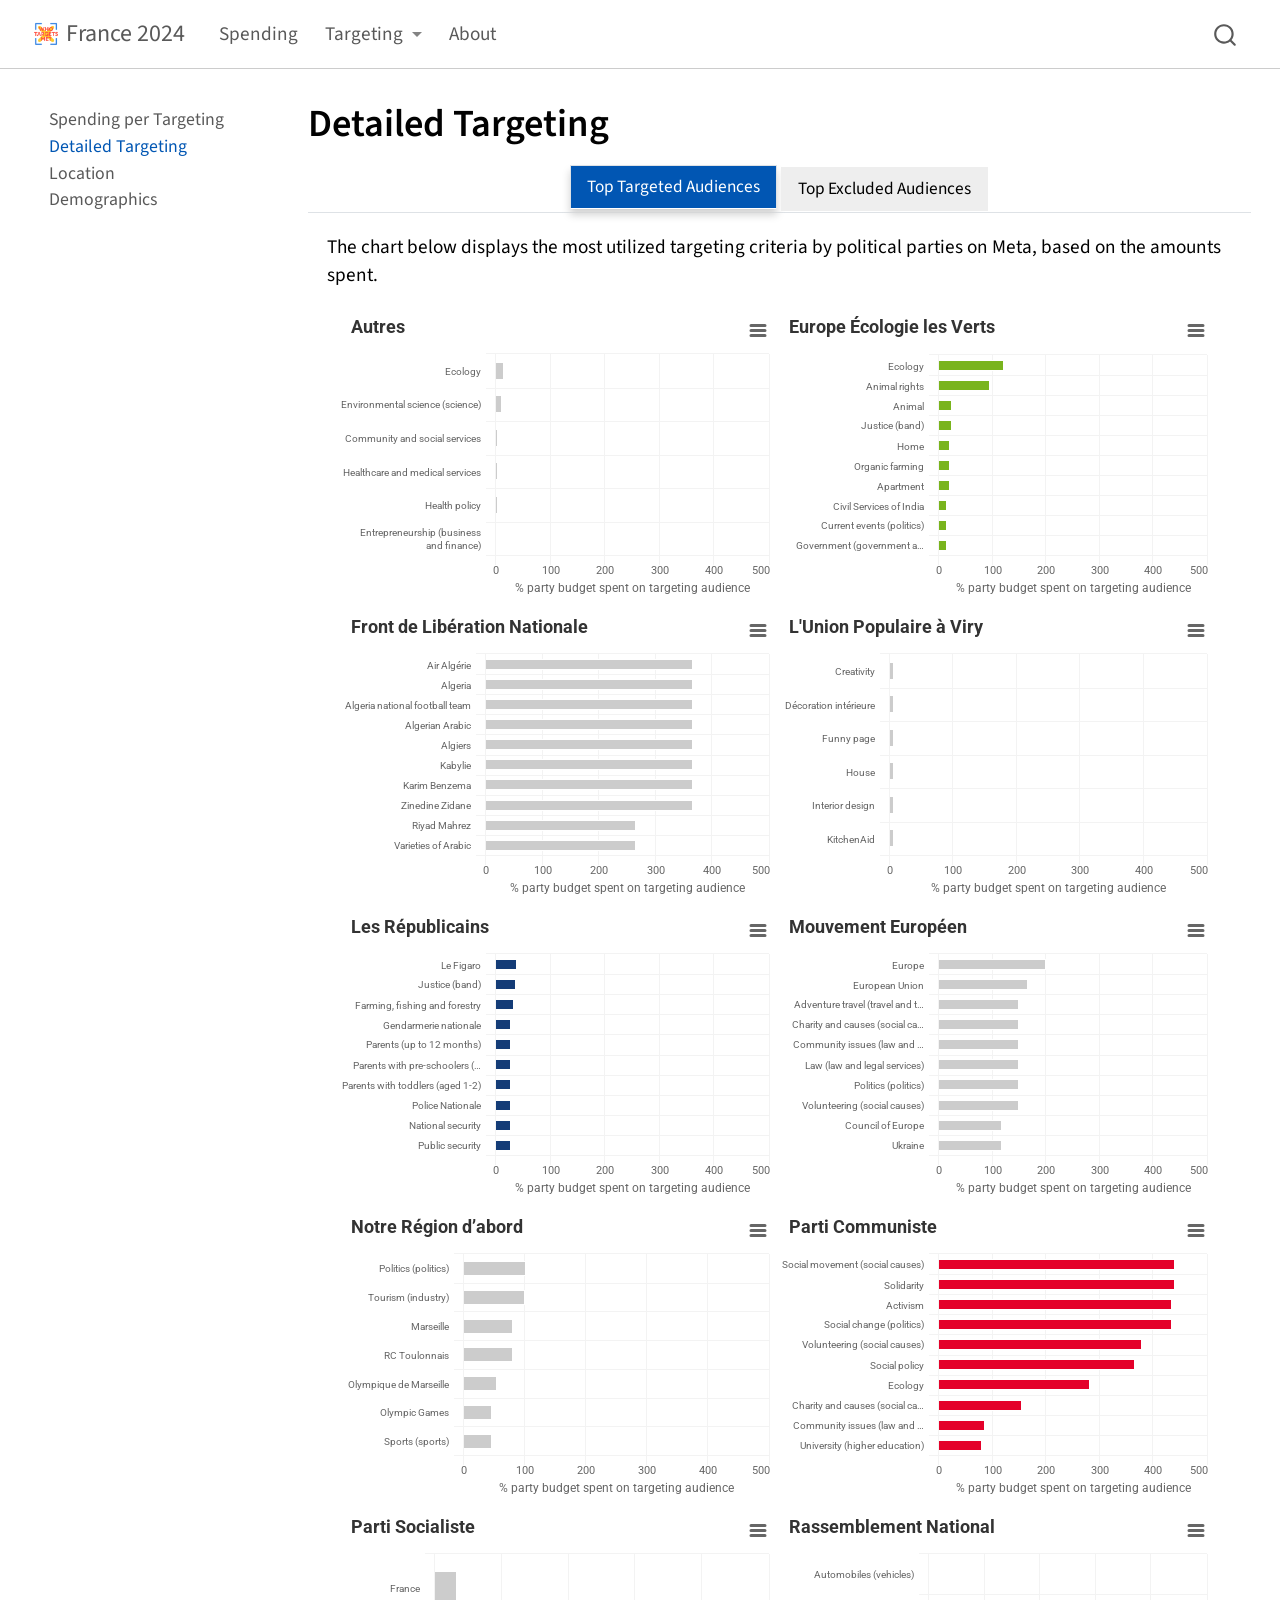
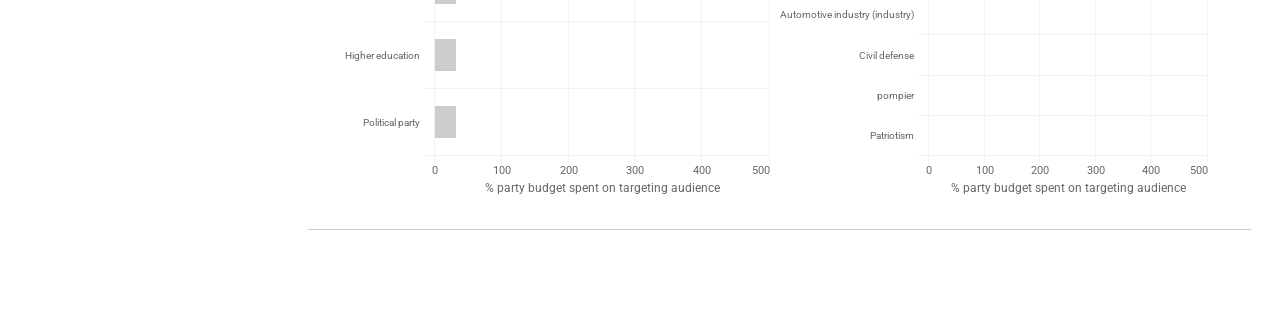
<file: docs/detailed.html>
<!DOCTYPE html>
<html xmlns="http://www.w3.org/1999/xhtml" lang="en" xml:lang="en"><head>

<meta charset="utf-8">
<meta name="generator" content="quarto-1.5.57">

<meta name="viewport" content="width=device-width, initial-scale=1.0, user-scalable=yes">

<meta name="description" content="How do political parties chase your vote, what do they want to keep hidden, and how much money do they spend on it? In the lead-up to the elections, we monitor political microtargeting.">

<title>Detailed Targeting – France 2024</title>
<style>
code{white-space: pre-wrap;}
span.smallcaps{font-variant: small-caps;}
div.columns{display: flex; gap: min(4vw, 1.5em);}
div.column{flex: auto; overflow-x: auto;}
div.hanging-indent{margin-left: 1.5em; text-indent: -1.5em;}
ul.task-list{list-style: none;}
ul.task-list li input[type="checkbox"] {
  width: 0.8em;
  margin: 0 0.8em 0.2em -1em; /* quarto-specific, see https://github.com/quarto-dev/quarto-cli/issues/4556 */ 
  vertical-align: middle;
}
</style>


<script src="site_libs/quarto-nav/quarto-nav.js"></script>
<script src="site_libs/quarto-nav/headroom.min.js"></script>
<script src="site_libs/clipboard/clipboard.min.js"></script>
<script src="site_libs/quarto-search/autocomplete.umd.js"></script>
<script src="site_libs/quarto-search/fuse.min.js"></script>
<script src="site_libs/quarto-search/quarto-search.js"></script>
<meta name="quarto:offset" content="./">
<link href="./wtm_logo_2020_transparent-150x150.png" rel="icon" type="image/png">
<script src="site_libs/quarto-html/quarto.js"></script>
<script src="site_libs/quarto-html/popper.min.js"></script>
<script src="site_libs/quarto-html/tippy.umd.min.js"></script>
<script src="site_libs/quarto-html/anchor.min.js"></script>
<link href="site_libs/quarto-html/tippy.css" rel="stylesheet">
<link href="site_libs/quarto-html/quarto-syntax-highlighting.css" rel="stylesheet" id="quarto-text-highlighting-styles">
<script src="site_libs/bootstrap/bootstrap.min.js"></script>
<link href="site_libs/bootstrap/bootstrap-icons.css" rel="stylesheet">
<link href="site_libs/bootstrap/bootstrap.min.css" rel="stylesheet" id="quarto-bootstrap" data-mode="light">
<script src="site_libs/quarto-contrib/iconify-2.1.0/iconify-icon.min.js"></script>
<script id="quarto-search-options" type="application/json">{
  "location": "navbar",
  "copy-button": false,
  "collapse-after": 3,
  "panel-placement": "end",
  "type": "overlay",
  "limit": 50,
  "keyboard-shortcut": [
    "f",
    "/",
    "s"
  ],
  "show-item-context": false,
  "language": {
    "search-no-results-text": "No results",
    "search-matching-documents-text": "matching documents",
    "search-copy-link-title": "Copy link to search",
    "search-hide-matches-text": "Hide additional matches",
    "search-more-match-text": "more match in this document",
    "search-more-matches-text": "more matches in this document",
    "search-clear-button-title": "Clear",
    "search-text-placeholder": "",
    "search-detached-cancel-button-title": "Cancel",
    "search-submit-button-title": "Submit",
    "search-label": "Search"
  }
}</script>
<script src="site_libs/htmlwidgets-1.6.4/htmlwidgets.js"></script>
<script src="site_libs/jquery-3.5.1/jquery.min.js"></script>
<script src="site_libs/proj4js-2.3.15/proj4.js"></script>
<link href="site_libs/highcharts-9.3.1/css/motion.css" rel="stylesheet">
<script src="site_libs/highcharts-9.3.1/highcharts.js"></script>
<script src="site_libs/highcharts-9.3.1/highcharts-3d.js"></script>
<script src="site_libs/highcharts-9.3.1/highcharts-more.js"></script>
<script src="site_libs/highcharts-9.3.1/modules/stock.js"></script>
<script src="site_libs/highcharts-9.3.1/modules/map.js"></script>
<script src="site_libs/highcharts-9.3.1/modules/data.js"></script>
<script src="site_libs/highcharts-9.3.1/modules/exporting.js"></script>
<script src="site_libs/highcharts-9.3.1/modules/offline-exporting.js"></script>
<script src="site_libs/highcharts-9.3.1/modules/drilldown.js"></script>
<script src="site_libs/highcharts-9.3.1/modules/item-series.js"></script>
<script src="site_libs/highcharts-9.3.1/modules/overlapping-datalabels.js"></script>
<script src="site_libs/highcharts-9.3.1/modules/annotations.js"></script>
<script src="site_libs/highcharts-9.3.1/modules/export-data.js"></script>
<script src="site_libs/highcharts-9.3.1/modules/funnel.js"></script>
<script src="site_libs/highcharts-9.3.1/modules/heatmap.js"></script>
<script src="site_libs/highcharts-9.3.1/modules/treemap.js"></script>
<script src="site_libs/highcharts-9.3.1/modules/sankey.js"></script>
<script src="site_libs/highcharts-9.3.1/modules/dependency-wheel.js"></script>
<script src="site_libs/highcharts-9.3.1/modules/organization.js"></script>
<script src="site_libs/highcharts-9.3.1/modules/solid-gauge.js"></script>
<script src="site_libs/highcharts-9.3.1/modules/streamgraph.js"></script>
<script src="site_libs/highcharts-9.3.1/modules/sunburst.js"></script>
<script src="site_libs/highcharts-9.3.1/modules/vector.js"></script>
<script src="site_libs/highcharts-9.3.1/modules/wordcloud.js"></script>
<script src="site_libs/highcharts-9.3.1/modules/xrange.js"></script>
<script src="site_libs/highcharts-9.3.1/modules/tilemap.js"></script>
<script src="site_libs/highcharts-9.3.1/modules/venn.js"></script>
<script src="site_libs/highcharts-9.3.1/modules/gantt.js"></script>
<script src="site_libs/highcharts-9.3.1/modules/timeline.js"></script>
<script src="site_libs/highcharts-9.3.1/modules/parallel-coordinates.js"></script>
<script src="site_libs/highcharts-9.3.1/modules/bullet.js"></script>
<script src="site_libs/highcharts-9.3.1/modules/coloraxis.js"></script>
<script src="site_libs/highcharts-9.3.1/modules/dumbbell.js"></script>
<script src="site_libs/highcharts-9.3.1/modules/lollipop.js"></script>
<script src="site_libs/highcharts-9.3.1/modules/series-label.js"></script>
<script src="site_libs/highcharts-9.3.1/plugins/motion.js"></script>
<script src="site_libs/highcharts-9.3.1/custom/reset.js"></script>
<script src="site_libs/highcharts-9.3.1/modules/boost.js"></script>
<script src="site_libs/highchart-binding-0.9.4/highchart.js"></script>


</head>

<body class="nav-sidebar floating nav-fixed">

<div id="quarto-search-results"></div>
  <header id="quarto-header" class="headroom fixed-top">
    <nav class="navbar navbar-expand-lg " data-bs-theme="dark">
      <div class="navbar-container container-fluid">
      <div class="navbar-brand-container mx-auto">
    <a href="./index.html" class="navbar-brand navbar-brand-logo">
    <img src="./wtm_logo_2020_transparent-300x300.png" alt="" class="navbar-logo">
    </a>
    <a class="navbar-brand" href="./index.html">
    <span class="navbar-title">France 2024</span>
    </a>
  </div>
            <div id="quarto-search" class="" title="Search"></div>
          <button class="navbar-toggler" type="button" data-bs-toggle="collapse" data-bs-target="#navbarCollapse" aria-controls="navbarCollapse" role="menu" aria-expanded="false" aria-label="Toggle navigation" onclick="if (window.quartoToggleHeadroom) { window.quartoToggleHeadroom(); }">
  <span class="navbar-toggler-icon"></span>
</button>
          <div class="collapse navbar-collapse" id="navbarCollapse">
            <ul class="navbar-nav navbar-nav-scroll me-auto">
  <li class="nav-item">
    <a class="nav-link" href="./index.html"> 
<span class="menu-text"><iconify-icon inline="" icon="ph:coins" aria-label="Icon coins from ph Iconify.design set." title="Icon coins from ph Iconify.design set."></iconify-icon> Spending</span></a>
  </li>  
  <li class="nav-item dropdown ">
    <a class="nav-link dropdown-toggle" href="#" id="nav-menu-iconify-ph-users-three-thin--targeting" role="link" data-bs-toggle="dropdown" aria-expanded="false">
 <span class="menu-text"><iconify-icon inline="" icon="ph:users-three-thin" aria-label="Icon users-three-thin from ph Iconify.design set." title="Icon users-three-thin from ph Iconify.design set."></iconify-icon> Targeting</span>
    </a>
    <ul class="dropdown-menu" aria-labelledby="nav-menu-iconify-ph-users-three-thin--targeting">    
        <li>
    <a class="dropdown-item" href="./targeting.html">
 <span class="dropdown-text">Spending per Targeting</span></a>
  </li>  
        <li>
    <a class="dropdown-item" href="./detailed.html">
 <span class="dropdown-text">Detailed Targeting</span></a>
  </li>  
    </ul>
  </li>
  <li class="nav-item">
    <a class="nav-link" href="./about.html"> 
<span class="menu-text"><iconify-icon inline="" icon="ph:info-thin" aria-label="Icon info-thin from ph Iconify.design set." title="Icon info-thin from ph Iconify.design set."></iconify-icon> About</span></a>
  </li>  
</ul>
          </div> <!-- /navcollapse -->
            <div class="quarto-navbar-tools">
</div>
      </div> <!-- /container-fluid -->
    </nav>
  <nav class="quarto-secondary-nav">
    <div class="container-fluid d-flex">
      <button type="button" class="quarto-btn-toggle btn" data-bs-toggle="collapse" role="button" data-bs-target=".quarto-sidebar-collapse-item" aria-controls="quarto-sidebar" aria-expanded="false" aria-label="Toggle sidebar navigation" onclick="if (window.quartoToggleHeadroom) { window.quartoToggleHeadroom(); }">
        <i class="bi bi-layout-text-sidebar-reverse"></i>
      </button>
        <nav class="quarto-page-breadcrumbs" aria-label="breadcrumb"><ol class="breadcrumb"><li class="breadcrumb-item"><a href="./detailed.html">Detailed Targeting</a></li></ol></nav>
        <a class="flex-grow-1" role="navigation" data-bs-toggle="collapse" data-bs-target=".quarto-sidebar-collapse-item" aria-controls="quarto-sidebar" aria-expanded="false" aria-label="Toggle sidebar navigation" onclick="if (window.quartoToggleHeadroom) { window.quartoToggleHeadroom(); }">      
        </a>
    </div>
  </nav>
</header>
<!-- content -->
<div id="quarto-content" class="quarto-container page-columns page-rows-contents page-layout-full page-navbar">
<!-- sidebar -->
  <nav id="quarto-sidebar" class="sidebar collapse collapse-horizontal quarto-sidebar-collapse-item sidebar-navigation floating overflow-auto">
    <div class="sidebar-menu-container"> 
    <ul class="list-unstyled mt-1">
        <li class="sidebar-item">
  <div class="sidebar-item-container"> 
  <a href="./targeting.html" class="sidebar-item-text sidebar-link">
 <span class="menu-text">Spending per Targeting</span></a>
  </div>
</li>
        <li class="sidebar-item">
  <div class="sidebar-item-container"> 
  <a href="./detailed.html" class="sidebar-item-text sidebar-link active">
 <span class="menu-text">Detailed Targeting</span></a>
  </div>
</li>
        <li class="sidebar-item">
  <div class="sidebar-item-container"> 
  <a href="./location.html" class="sidebar-item-text sidebar-link">
 <span class="menu-text">Location</span></a>
  </div>
</li>
        <li class="sidebar-item">
  <div class="sidebar-item-container"> 
  <a href="./demographics.html" class="sidebar-item-text sidebar-link">
 <span class="menu-text">Demographics</span></a>
  </div>
</li>
    </ul>
    </div>
</nav>
<div id="quarto-sidebar-glass" class="quarto-sidebar-collapse-item" data-bs-toggle="collapse" data-bs-target=".quarto-sidebar-collapse-item"></div>
<!-- margin-sidebar -->
    <div id="quarto-margin-sidebar" class="sidebar margin-sidebar zindex-bottom">
        
    </div>
<!-- main -->
<main class="content column-page-right" id="quarto-document-content">

<header id="title-block-header" class="quarto-title-block default">
<div class="quarto-title">
<h1 class="title">Detailed Targeting</h1>
</div>



<div class="quarto-title-meta column-page-right">

    
  
    
  </div>
  


</header>


<div class="tabset-margin-container"></div><div class="panel-tabset">
<ul class="nav nav-tabs" role="tablist"><li class="nav-item" role="presentation"><a class="nav-link active" id="tabset-1-1-tab" data-bs-toggle="tab" data-bs-target="#tabset-1-1" role="tab" aria-controls="tabset-1-1" aria-selected="true">Top Targeted Audiences</a></li><li class="nav-item" role="presentation"><a class="nav-link" id="tabset-1-2-tab" data-bs-toggle="tab" data-bs-target="#tabset-1-2" role="tab" aria-controls="tabset-1-2" aria-selected="false">Top Excluded Audiences</a></li></ul>
<div class="tab-content">
<div id="tabset-1-1" class="tab-pane active" role="tabpanel" aria-labelledby="tabset-1-1-tab">
<p>The chart below displays the most utilized targeting criteria by political parties on Meta, based on the amounts spent.</p>
<div class="container">
<div>
<div class="row">
<div style="width: 50%; float: left;">
<div id="htmlwidget-66f2ee816438edd9f884" style="width:100%;height:300px;" class="highchart html-widget"></div>
<script type="application/json" data-for="htmlwidget-66f2ee816438edd9f884">{"x":{"hc_opts":{"chart":{"reflow":true,"height":300},"title":{"text":"Autres","align":"left","style":{"fontWeight":"bold"}},"yAxis":{"title":{"text":"% party budget spent on targeting audience"},"type":"linear","max":439.3791872082338},"credits":{"enabled":false},"exporting":{"enabled":true},"boost":{"enabled":false},"plotOptions":{"series":{"label":{"enabled":false},"turboThreshold":0,"showInLegend":false},"treemap":{"layoutAlgorithm":"squarified"},"scatter":{"marker":{"symbol":"circle"}},"bar":{"horizontal":true,"stacking":"normal"}},"series":[{"group":"group","data":[{"party":"Autres","value":"Ecology","is_exclusion":false,"detailed_type":"INTERESTS","total_spend":449.341525898645,"total_spenderino":2961,"perc":15.17533015530716,"spend_perlab":"449","y":15.17533015530716,"name":"Ecology"},{"party":"Autres","value":"Environmental science (science)","is_exclusion":false,"detailed_type":"INTERESTS","total_spend":349.341525898645,"total_spenderino":2961,"perc":11.79809273551655,"spend_perlab":"349","y":11.79809273551655,"name":"Environmental science (science)"},{"party":"Autres","value":"Community and social services","is_exclusion":false,"detailed_type":"DEMOGRAPHICS","total_spend":81.888960051235,"total_spenderino":2961,"perc":2.765584601527693,"spend_perlab":"82","y":2.765584601527693,"name":"Community and social services"},{"party":"Autres","value":"Healthcare and medical services","is_exclusion":false,"detailed_type":"DEMOGRAPHICS","total_spend":81.888960051235,"total_spenderino":2961,"perc":2.765584601527693,"spend_perlab":"82","y":2.765584601527693,"name":"Healthcare and medical services"},{"party":"Autres","value":"Health policy","is_exclusion":false,"detailed_type":"INTERESTS","total_spend":81.888960051235,"total_spenderino":2961,"perc":2.765584601527693,"spend_perlab":"82","y":2.765584601527693,"name":"Health policy"},{"party":"Autres","value":"Entrepreneurship (business and finance)","is_exclusion":false,"detailed_type":"INTERESTS","total_spend":67.73877191577999,"total_spenderino":2961,"perc":2.287699152846336,"spend_perlab":"68","y":2.287699152846336,"name":"Entrepreneurship (business and finance)"}],"type":"bar","color":"#cccccc"}],"xAxis":{"type":"category","title":"","labels":{"style":{"fontSize":"10px"}}},"tooltip":{"pointFormat":"<b>{point.value}<\/b><br>% of total budget spent: {point.y:.1f}%<br>a total of €{point.spend_perlab} on ads including this audience.","headerFormat":""}},"theme":{"colors":["#0266C8","#F90101","#F2B50F","#00933B"],"chart":{"style":{"fontFamily":"Roboto","color":"#444444"}},"xAxis":{"gridLineWidth":1,"gridLineColor":"#F3F3F3","lineColor":"#F3F3F3","minorGridLineColor":"#F3F3F3","tickColor":"#F3F3F3","tickWidth":1},"yAxis":{"gridLineColor":"#F3F3F3","lineColor":"#F3F3F3","minorGridLineColor":"#F3F3F3","tickColor":"#F3F3F3","tickWidth":1},"legendBackgroundColor":"rgba(0, 0, 0, 0.5)","background2":"#505053","dataLabelsColor":"#B0B0B3","textColor":"#C0C0C0","contrastTextColor":"#F0F0F3","maskColor":"rgba(255,255,255,0.3)"},"conf_opts":{"global":{"Date":null,"VMLRadialGradientURL":"http =//code.highcharts.com/list(version)/gfx/vml-radial-gradient.png","canvasToolsURL":"http =//code.highcharts.com/list(version)/modules/canvas-tools.js","getTimezoneOffset":null,"timezoneOffset":0,"useUTC":true},"lang":{"contextButtonTitle":"Chart context menu","decimalPoint":".","downloadCSV":"Download CSV","downloadJPEG":"Download JPEG image","downloadPDF":"Download PDF document","downloadPNG":"Download PNG image","downloadSVG":"Download SVG vector image","downloadXLS":"Download XLS","drillUpText":"◁ Back to {series.name}","exitFullscreen":"Exit from full screen","exportData":{"annotationHeader":"Annotations","categoryDatetimeHeader":"DateTime","categoryHeader":"Category"},"hideData":"Hide data table","invalidDate":null,"loading":"Loading...","months":["January","February","March","April","May","June","July","August","September","October","November","December"],"noData":"No data to display","numericSymbolMagnitude":1000,"numericSymbols":["k","M","G","T","P","E"],"printChart":"Print chart","resetZoom":"Reset zoom","resetZoomTitle":"Reset zoom level 1:1","shortMonths":["Jan","Feb","Mar","Apr","May","Jun","Jul","Aug","Sep","Oct","Nov","Dec"],"shortWeekdays":["Sat","Sun","Mon","Tue","Wed","Thu","Fri"],"thousandsSep":" ","viewData":"View data table","viewFullscreen":"View in full screen","weekdays":["Sunday","Monday","Tuesday","Wednesday","Thursday","Friday","Saturday"]}},"type":"chart","fonts":"Roboto","debug":false},"evals":[],"jsHooks":[]}</script>
</div>
<div style="width: 50%; float: left;">
<div id="htmlwidget-5deffeb8fd0fd73da8b9" style="width:100%;height:300px;" class="highchart html-widget"></div>
<script type="application/json" data-for="htmlwidget-5deffeb8fd0fd73da8b9">{"x":{"hc_opts":{"chart":{"reflow":true,"height":300},"title":{"text":"Europe Écologie les Verts","align":"left","style":{"fontWeight":"bold"}},"yAxis":{"title":{"text":"% party budget spent on targeting audience"},"type":"linear","max":439.3791872082338},"credits":{"enabled":false},"exporting":{"enabled":true},"boost":{"enabled":false},"plotOptions":{"series":{"label":{"enabled":false},"turboThreshold":0,"showInLegend":false},"treemap":{"layoutAlgorithm":"squarified"},"scatter":{"marker":{"symbol":"circle"}},"bar":{"horizontal":true,"stacking":"normal"}},"series":[{"group":"group","data":[{"party":"Europe Écologie les Verts","value":"Ecology","is_exclusion":false,"detailed_type":"INTERESTS","total_spend":1538.758826158201,"total_spenderino":1276,"perc":120.5923844951568,"spend_perlab":"1,539","y":120.5923844951568,"name":"Ecology"},{"party":"Europe Écologie les Verts","value":"Animal rights","is_exclusion":false,"detailed_type":"INTERESTS","total_spend":1216,"total_spenderino":1276,"perc":95.29780564263322,"spend_perlab":"1,216","y":95.29780564263322,"name":"Animal rights"},{"party":"Europe Écologie les Verts","value":"Animal","is_exclusion":false,"detailed_type":"INTERESTS","total_spend":319.2246711069404,"total_spenderino":1276,"perc":25.01760745352197,"spend_perlab":"319","y":25.01760745352197,"name":"Animal"},{"party":"Europe Écologie les Verts","value":"Justice (band)","is_exclusion":false,"detailed_type":"INTERESTS","total_spend":319.2246711069404,"total_spenderino":1276,"perc":25.01760745352197,"spend_perlab":"319","y":25.01760745352197,"name":"Justice (band)"},{"party":"Europe Écologie les Verts","value":"Home","is_exclusion":false,"detailed_type":"INTERESTS","total_spend":258.2029720078328,"total_spenderino":1276,"perc":20.23534263384269,"spend_perlab":"258","y":20.23534263384269,"name":"Home"},{"party":"Europe Écologie les Verts","value":"Organic farming","is_exclusion":false,"detailed_type":"INTERESTS","total_spend":258.2029720078328,"total_spenderino":1276,"perc":20.23534263384269,"spend_perlab":"258","y":20.23534263384269,"name":"Organic farming"},{"party":"Europe Écologie les Verts","value":"Apartment","is_exclusion":false,"detailed_type":"INTERESTS","total_spend":256.4658449487394,"total_spenderino":1276,"perc":20.09920414958773,"spend_perlab":"256","y":20.09920414958773,"name":"Apartment"},{"party":"Europe Écologie les Verts","value":"Civil Services of India","is_exclusion":false,"detailed_type":"INTERESTS","total_spend":200,"total_spenderino":1276,"perc":15.67398119122257,"spend_perlab":"200","y":15.67398119122257,"name":"Civil Services of India"},{"party":"Europe Écologie les Verts","value":"Current events (politics)","is_exclusion":false,"detailed_type":"INTERESTS","total_spend":200,"total_spenderino":1276,"perc":15.67398119122257,"spend_perlab":"200","y":15.67398119122257,"name":"Current events (politics)"},{"party":"Europe Écologie les Verts","value":"Government (government agency)","is_exclusion":false,"detailed_type":"INTERESTS","total_spend":200,"total_spenderino":1276,"perc":15.67398119122257,"spend_perlab":"200","y":15.67398119122257,"name":"Government (government agency)"}],"type":"bar","color":"#79b41d"}],"xAxis":{"type":"category","title":"","labels":{"style":{"fontSize":"10px"}}},"tooltip":{"pointFormat":"<b>{point.value}<\/b><br>% of total budget spent: {point.y:.1f}%<br>a total of €{point.spend_perlab} on ads including this audience.","headerFormat":""}},"theme":{"colors":["#0266C8","#F90101","#F2B50F","#00933B"],"chart":{"style":{"fontFamily":"Roboto","color":"#444444"}},"xAxis":{"gridLineWidth":1,"gridLineColor":"#F3F3F3","lineColor":"#F3F3F3","minorGridLineColor":"#F3F3F3","tickColor":"#F3F3F3","tickWidth":1},"yAxis":{"gridLineColor":"#F3F3F3","lineColor":"#F3F3F3","minorGridLineColor":"#F3F3F3","tickColor":"#F3F3F3","tickWidth":1},"legendBackgroundColor":"rgba(0, 0, 0, 0.5)","background2":"#505053","dataLabelsColor":"#B0B0B3","textColor":"#C0C0C0","contrastTextColor":"#F0F0F3","maskColor":"rgba(255,255,255,0.3)"},"conf_opts":{"global":{"Date":null,"VMLRadialGradientURL":"http =//code.highcharts.com/list(version)/gfx/vml-radial-gradient.png","canvasToolsURL":"http =//code.highcharts.com/list(version)/modules/canvas-tools.js","getTimezoneOffset":null,"timezoneOffset":0,"useUTC":true},"lang":{"contextButtonTitle":"Chart context menu","decimalPoint":".","downloadCSV":"Download CSV","downloadJPEG":"Download JPEG image","downloadPDF":"Download PDF document","downloadPNG":"Download PNG image","downloadSVG":"Download SVG vector image","downloadXLS":"Download XLS","drillUpText":"◁ Back to {series.name}","exitFullscreen":"Exit from full screen","exportData":{"annotationHeader":"Annotations","categoryDatetimeHeader":"DateTime","categoryHeader":"Category"},"hideData":"Hide data table","invalidDate":null,"loading":"Loading...","months":["January","February","March","April","May","June","July","August","September","October","November","December"],"noData":"No data to display","numericSymbolMagnitude":1000,"numericSymbols":["k","M","G","T","P","E"],"printChart":"Print chart","resetZoom":"Reset zoom","resetZoomTitle":"Reset zoom level 1:1","shortMonths":["Jan","Feb","Mar","Apr","May","Jun","Jul","Aug","Sep","Oct","Nov","Dec"],"shortWeekdays":["Sat","Sun","Mon","Tue","Wed","Thu","Fri"],"thousandsSep":" ","viewData":"View data table","viewFullscreen":"View in full screen","weekdays":["Sunday","Monday","Tuesday","Wednesday","Thursday","Friday","Saturday"]}},"type":"chart","fonts":"Roboto","debug":false},"evals":[],"jsHooks":[]}</script>
</div>
</div>
<div class="row">
<div style="width: 50%; float: left;">
<div id="htmlwidget-96bbb1595246cb6f322a" style="width:100%;height:300px;" class="highchart html-widget"></div>
<script type="application/json" data-for="htmlwidget-96bbb1595246cb6f322a">{"x":{"hc_opts":{"chart":{"reflow":true,"height":300},"title":{"text":"Front de Libération Nationale","align":"left","style":{"fontWeight":"bold"}},"yAxis":{"title":{"text":"% party budget spent on targeting audience"},"type":"linear","max":439.3791872082338},"credits":{"enabled":false},"exporting":{"enabled":true},"boost":{"enabled":false},"plotOptions":{"series":{"label":{"enabled":false},"turboThreshold":0,"showInLegend":false},"treemap":{"layoutAlgorithm":"squarified"},"scatter":{"marker":{"symbol":"circle"}},"bar":{"horizontal":true,"stacking":"normal"}},"series":[{"group":"group","data":[{"party":"Front de Libération Nationale","value":"Air Algérie","is_exclusion":false,"detailed_type":"INTERESTS","total_spend":364.9640458316882,"total_spenderino":100,"perc":364.9640458316882,"spend_perlab":"365","y":364.9640458316882,"name":"Air Algérie"},{"party":"Front de Libération Nationale","value":"Algeria","is_exclusion":false,"detailed_type":"INTERESTS","total_spend":364.9640458316882,"total_spenderino":100,"perc":364.9640458316882,"spend_perlab":"365","y":364.9640458316882,"name":"Algeria"},{"party":"Front de Libération Nationale","value":"Algeria national football team","is_exclusion":false,"detailed_type":"INTERESTS","total_spend":364.9640458316882,"total_spenderino":100,"perc":364.9640458316882,"spend_perlab":"365","y":364.9640458316882,"name":"Algeria national football team"},{"party":"Front de Libération Nationale","value":"Algerian Arabic","is_exclusion":false,"detailed_type":"INTERESTS","total_spend":364.9640458316882,"total_spenderino":100,"perc":364.9640458316882,"spend_perlab":"365","y":364.9640458316882,"name":"Algerian Arabic"},{"party":"Front de Libération Nationale","value":"Algiers","is_exclusion":false,"detailed_type":"INTERESTS","total_spend":364.9640458316882,"total_spenderino":100,"perc":364.9640458316882,"spend_perlab":"365","y":364.9640458316882,"name":"Algiers"},{"party":"Front de Libération Nationale","value":"Kabylie","is_exclusion":false,"detailed_type":"INTERESTS","total_spend":364.9640458316882,"total_spenderino":100,"perc":364.9640458316882,"spend_perlab":"365","y":364.9640458316882,"name":"Kabylie"},{"party":"Front de Libération Nationale","value":"Karim Benzema","is_exclusion":false,"detailed_type":"INTERESTS","total_spend":364.9640458316882,"total_spenderino":100,"perc":364.9640458316882,"spend_perlab":"365","y":364.9640458316882,"name":"Karim Benzema"},{"party":"Front de Libération Nationale","value":"Zinedine Zidane","is_exclusion":false,"detailed_type":"INTERESTS","total_spend":364.9640458316882,"total_spenderino":100,"perc":364.9640458316882,"spend_perlab":"365","y":364.9640458316882,"name":"Zinedine Zidane"},{"party":"Front de Libération Nationale","value":"Riyad Mahrez","is_exclusion":false,"detailed_type":"INTERESTS","total_spend":264.9640458316882,"total_spenderino":100,"perc":264.9640458316882,"spend_perlab":"265","y":264.9640458316882,"name":"Riyad Mahrez"},{"party":"Front de Libération Nationale","value":"Varieties of Arabic","is_exclusion":false,"detailed_type":"INTERESTS","total_spend":264.9640458316882,"total_spenderino":100,"perc":264.9640458316882,"spend_perlab":"265","y":264.9640458316882,"name":"Varieties of Arabic"}],"type":"bar","color":"#cccccc"}],"xAxis":{"type":"category","title":"","labels":{"style":{"fontSize":"10px"}}},"tooltip":{"pointFormat":"<b>{point.value}<\/b><br>% of total budget spent: {point.y:.1f}%<br>a total of €{point.spend_perlab} on ads including this audience.","headerFormat":""}},"theme":{"colors":["#0266C8","#F90101","#F2B50F","#00933B"],"chart":{"style":{"fontFamily":"Roboto","color":"#444444"}},"xAxis":{"gridLineWidth":1,"gridLineColor":"#F3F3F3","lineColor":"#F3F3F3","minorGridLineColor":"#F3F3F3","tickColor":"#F3F3F3","tickWidth":1},"yAxis":{"gridLineColor":"#F3F3F3","lineColor":"#F3F3F3","minorGridLineColor":"#F3F3F3","tickColor":"#F3F3F3","tickWidth":1},"legendBackgroundColor":"rgba(0, 0, 0, 0.5)","background2":"#505053","dataLabelsColor":"#B0B0B3","textColor":"#C0C0C0","contrastTextColor":"#F0F0F3","maskColor":"rgba(255,255,255,0.3)"},"conf_opts":{"global":{"Date":null,"VMLRadialGradientURL":"http =//code.highcharts.com/list(version)/gfx/vml-radial-gradient.png","canvasToolsURL":"http =//code.highcharts.com/list(version)/modules/canvas-tools.js","getTimezoneOffset":null,"timezoneOffset":0,"useUTC":true},"lang":{"contextButtonTitle":"Chart context menu","decimalPoint":".","downloadCSV":"Download CSV","downloadJPEG":"Download JPEG image","downloadPDF":"Download PDF document","downloadPNG":"Download PNG image","downloadSVG":"Download SVG vector image","downloadXLS":"Download XLS","drillUpText":"◁ Back to {series.name}","exitFullscreen":"Exit from full screen","exportData":{"annotationHeader":"Annotations","categoryDatetimeHeader":"DateTime","categoryHeader":"Category"},"hideData":"Hide data table","invalidDate":null,"loading":"Loading...","months":["January","February","March","April","May","June","July","August","September","October","November","December"],"noData":"No data to display","numericSymbolMagnitude":1000,"numericSymbols":["k","M","G","T","P","E"],"printChart":"Print chart","resetZoom":"Reset zoom","resetZoomTitle":"Reset zoom level 1:1","shortMonths":["Jan","Feb","Mar","Apr","May","Jun","Jul","Aug","Sep","Oct","Nov","Dec"],"shortWeekdays":["Sat","Sun","Mon","Tue","Wed","Thu","Fri"],"thousandsSep":" ","viewData":"View data table","viewFullscreen":"View in full screen","weekdays":["Sunday","Monday","Tuesday","Wednesday","Thursday","Friday","Saturday"]}},"type":"chart","fonts":"Roboto","debug":false},"evals":[],"jsHooks":[]}</script>
</div>
<div style="width: 50%; float: left;">
<div id="htmlwidget-d90b9a6efb772ea8e1ef" style="width:100%;height:300px;" class="highchart html-widget"></div>
<script type="application/json" data-for="htmlwidget-d90b9a6efb772ea8e1ef">{"x":{"hc_opts":{"chart":{"reflow":true,"height":300},"title":{"text":"L'Union Populaire à Viry","align":"left","style":{"fontWeight":"bold"}},"yAxis":{"title":{"text":"% party budget spent on targeting audience"},"type":"linear","max":439.3791872082338},"credits":{"enabled":false},"exporting":{"enabled":true},"boost":{"enabled":false},"plotOptions":{"series":{"label":{"enabled":false},"turboThreshold":0,"showInLegend":false},"treemap":{"layoutAlgorithm":"squarified"},"scatter":{"marker":{"symbol":"circle"}},"bar":{"horizontal":true,"stacking":"normal"}},"series":[{"group":"group","data":[{"party":"L'Union Populaire à Viry","value":"Creativity","is_exclusion":false,"detailed_type":"INTERESTS","total_spend":6.227758007117401,"total_spenderino":100,"perc":6.227758007117401,"spend_perlab":"6","y":6.227758007117401,"name":"Creativity"},{"party":"L'Union Populaire à Viry","value":"Décoration intérieure","is_exclusion":false,"detailed_type":"INTERESTS","total_spend":6.227758007117401,"total_spenderino":100,"perc":6.227758007117401,"spend_perlab":"6","y":6.227758007117401,"name":"Décoration intérieure"},{"party":"L'Union Populaire à Viry","value":"Funny page","is_exclusion":false,"detailed_type":"INTERESTS","total_spend":6.227758007117401,"total_spenderino":100,"perc":6.227758007117401,"spend_perlab":"6","y":6.227758007117401,"name":"Funny page"},{"party":"L'Union Populaire à Viry","value":"House","is_exclusion":false,"detailed_type":"INTERESTS","total_spend":6.227758007117401,"total_spenderino":100,"perc":6.227758007117401,"spend_perlab":"6","y":6.227758007117401,"name":"House"},{"party":"L'Union Populaire à Viry","value":"Interior design","is_exclusion":false,"detailed_type":"INTERESTS","total_spend":6.227758007117401,"total_spenderino":100,"perc":6.227758007117401,"spend_perlab":"6","y":6.227758007117401,"name":"Interior design"},{"party":"L'Union Populaire à Viry","value":"KitchenAid","is_exclusion":false,"detailed_type":"INTERESTS","total_spend":6.227758007117401,"total_spenderino":100,"perc":6.227758007117401,"spend_perlab":"6","y":6.227758007117401,"name":"KitchenAid"}],"type":"bar","color":"#cccccc"}],"xAxis":{"type":"category","title":"","labels":{"style":{"fontSize":"10px"}}},"tooltip":{"pointFormat":"<b>{point.value}<\/b><br>% of total budget spent: {point.y:.1f}%<br>a total of €{point.spend_perlab} on ads including this audience.","headerFormat":""}},"theme":{"colors":["#0266C8","#F90101","#F2B50F","#00933B"],"chart":{"style":{"fontFamily":"Roboto","color":"#444444"}},"xAxis":{"gridLineWidth":1,"gridLineColor":"#F3F3F3","lineColor":"#F3F3F3","minorGridLineColor":"#F3F3F3","tickColor":"#F3F3F3","tickWidth":1},"yAxis":{"gridLineColor":"#F3F3F3","lineColor":"#F3F3F3","minorGridLineColor":"#F3F3F3","tickColor":"#F3F3F3","tickWidth":1},"legendBackgroundColor":"rgba(0, 0, 0, 0.5)","background2":"#505053","dataLabelsColor":"#B0B0B3","textColor":"#C0C0C0","contrastTextColor":"#F0F0F3","maskColor":"rgba(255,255,255,0.3)"},"conf_opts":{"global":{"Date":null,"VMLRadialGradientURL":"http =//code.highcharts.com/list(version)/gfx/vml-radial-gradient.png","canvasToolsURL":"http =//code.highcharts.com/list(version)/modules/canvas-tools.js","getTimezoneOffset":null,"timezoneOffset":0,"useUTC":true},"lang":{"contextButtonTitle":"Chart context menu","decimalPoint":".","downloadCSV":"Download CSV","downloadJPEG":"Download JPEG image","downloadPDF":"Download PDF document","downloadPNG":"Download PNG image","downloadSVG":"Download SVG vector image","downloadXLS":"Download XLS","drillUpText":"◁ Back to {series.name}","exitFullscreen":"Exit from full screen","exportData":{"annotationHeader":"Annotations","categoryDatetimeHeader":"DateTime","categoryHeader":"Category"},"hideData":"Hide data table","invalidDate":null,"loading":"Loading...","months":["January","February","March","April","May","June","July","August","September","October","November","December"],"noData":"No data to display","numericSymbolMagnitude":1000,"numericSymbols":["k","M","G","T","P","E"],"printChart":"Print chart","resetZoom":"Reset zoom","resetZoomTitle":"Reset zoom level 1:1","shortMonths":["Jan","Feb","Mar","Apr","May","Jun","Jul","Aug","Sep","Oct","Nov","Dec"],"shortWeekdays":["Sat","Sun","Mon","Tue","Wed","Thu","Fri"],"thousandsSep":" ","viewData":"View data table","viewFullscreen":"View in full screen","weekdays":["Sunday","Monday","Tuesday","Wednesday","Thursday","Friday","Saturday"]}},"type":"chart","fonts":"Roboto","debug":false},"evals":[],"jsHooks":[]}</script>
</div>
</div>
<div class="row">
<div style="width: 50%; float: left;">
<div id="htmlwidget-df201bc63eca61c390dc" style="width:100%;height:300px;" class="highchart html-widget"></div>
<script type="application/json" data-for="htmlwidget-df201bc63eca61c390dc">{"x":{"hc_opts":{"chart":{"reflow":true,"height":300},"title":{"text":"Les Républicains","align":"left","style":{"fontWeight":"bold"}},"yAxis":{"title":{"text":"% party budget spent on targeting audience"},"type":"linear","max":439.3791872082338},"credits":{"enabled":false},"exporting":{"enabled":true},"boost":{"enabled":false},"plotOptions":{"series":{"label":{"enabled":false},"turboThreshold":0,"showInLegend":false},"treemap":{"layoutAlgorithm":"squarified"},"scatter":{"marker":{"symbol":"circle"}},"bar":{"horizontal":true,"stacking":"normal"}},"series":[{"group":"group","data":[{"party":"Les Républicains","value":"Le Figaro","is_exclusion":false,"detailed_type":"DEMOGRAPHICS","total_spend":889.886260034923,"total_spenderino":2296,"perc":38.75811237085902,"spend_perlab":"890","y":38.75811237085902,"name":"Le Figaro"},{"party":"Les Républicains","value":"Justice (band)","is_exclusion":false,"detailed_type":"INTERESTS","total_spend":849.9235972820441,"total_spenderino":2296,"perc":37.01757827883468,"spend_perlab":"850","y":37.01757827883468,"name":"Justice (band)"},{"party":"Les Républicains","value":"Farming, fishing and forestry","is_exclusion":false,"detailed_type":"DEMOGRAPHICS","total_spend":777.5974794127187,"total_spenderino":2296,"perc":33.86748603713932,"spend_perlab":"778","y":33.86748603713932,"name":"Farming, fishing and forestry"},{"party":"Les Républicains","value":"Gendarmerie nationale","is_exclusion":false,"detailed_type":"DEMOGRAPHICS","total_spend":649.9992157329453,"total_spenderino":2296,"perc":28.31007037164396,"spend_perlab":"650","y":28.31007037164396,"name":"Gendarmerie nationale"},{"party":"Les Républicains","value":"Parents (up to 12 months)","is_exclusion":false,"detailed_type":"DEMOGRAPHICS","total_spend":649.9992157329453,"total_spenderino":2296,"perc":28.31007037164396,"spend_perlab":"650","y":28.31007037164396,"name":"Parents (up to 12 months)"},{"party":"Les Républicains","value":"Parents with pre-schoolers (3-5 years)","is_exclusion":false,"detailed_type":"DEMOGRAPHICS","total_spend":649.9992157329453,"total_spenderino":2296,"perc":28.31007037164396,"spend_perlab":"650","y":28.31007037164396,"name":"Parents with pre-schoolers (3-5 years)"},{"party":"Les Républicains","value":"Parents with toddlers (aged 1-2)","is_exclusion":false,"detailed_type":"DEMOGRAPHICS","total_spend":649.9992157329453,"total_spenderino":2296,"perc":28.31007037164396,"spend_perlab":"650","y":28.31007037164396,"name":"Parents with toddlers (aged 1-2)"},{"party":"Les Républicains","value":"Police Nationale","is_exclusion":false,"detailed_type":"DEMOGRAPHICS","total_spend":649.9992157329453,"total_spenderino":2296,"perc":28.31007037164396,"spend_perlab":"650","y":28.31007037164396,"name":"Police Nationale"},{"party":"Les Républicains","value":"National security","is_exclusion":false,"detailed_type":"INTERESTS","total_spend":649.9992157329453,"total_spenderino":2296,"perc":28.31007037164396,"spend_perlab":"650","y":28.31007037164396,"name":"National security"},{"party":"Les Républicains","value":"Public security","is_exclusion":false,"detailed_type":"INTERESTS","total_spend":649.9992157329453,"total_spenderino":2296,"perc":28.31007037164396,"spend_perlab":"650","y":28.31007037164396,"name":"Public security"}],"type":"bar","color":"#143C77"}],"xAxis":{"type":"category","title":"","labels":{"style":{"fontSize":"10px"}}},"tooltip":{"pointFormat":"<b>{point.value}<\/b><br>% of total budget spent: {point.y:.1f}%<br>a total of €{point.spend_perlab} on ads including this audience.","headerFormat":""}},"theme":{"colors":["#0266C8","#F90101","#F2B50F","#00933B"],"chart":{"style":{"fontFamily":"Roboto","color":"#444444"}},"xAxis":{"gridLineWidth":1,"gridLineColor":"#F3F3F3","lineColor":"#F3F3F3","minorGridLineColor":"#F3F3F3","tickColor":"#F3F3F3","tickWidth":1},"yAxis":{"gridLineColor":"#F3F3F3","lineColor":"#F3F3F3","minorGridLineColor":"#F3F3F3","tickColor":"#F3F3F3","tickWidth":1},"legendBackgroundColor":"rgba(0, 0, 0, 0.5)","background2":"#505053","dataLabelsColor":"#B0B0B3","textColor":"#C0C0C0","contrastTextColor":"#F0F0F3","maskColor":"rgba(255,255,255,0.3)"},"conf_opts":{"global":{"Date":null,"VMLRadialGradientURL":"http =//code.highcharts.com/list(version)/gfx/vml-radial-gradient.png","canvasToolsURL":"http =//code.highcharts.com/list(version)/modules/canvas-tools.js","getTimezoneOffset":null,"timezoneOffset":0,"useUTC":true},"lang":{"contextButtonTitle":"Chart context menu","decimalPoint":".","downloadCSV":"Download CSV","downloadJPEG":"Download JPEG image","downloadPDF":"Download PDF document","downloadPNG":"Download PNG image","downloadSVG":"Download SVG vector image","downloadXLS":"Download XLS","drillUpText":"◁ Back to {series.name}","exitFullscreen":"Exit from full screen","exportData":{"annotationHeader":"Annotations","categoryDatetimeHeader":"DateTime","categoryHeader":"Category"},"hideData":"Hide data table","invalidDate":null,"loading":"Loading...","months":["January","February","March","April","May","June","July","August","September","October","November","December"],"noData":"No data to display","numericSymbolMagnitude":1000,"numericSymbols":["k","M","G","T","P","E"],"printChart":"Print chart","resetZoom":"Reset zoom","resetZoomTitle":"Reset zoom level 1:1","shortMonths":["Jan","Feb","Mar","Apr","May","Jun","Jul","Aug","Sep","Oct","Nov","Dec"],"shortWeekdays":["Sat","Sun","Mon","Tue","Wed","Thu","Fri"],"thousandsSep":" ","viewData":"View data table","viewFullscreen":"View in full screen","weekdays":["Sunday","Monday","Tuesday","Wednesday","Thursday","Friday","Saturday"]}},"type":"chart","fonts":"Roboto","debug":false},"evals":[],"jsHooks":[]}</script>
</div>
<div style="width: 50%; float: left;">
<div id="htmlwidget-b955bf219501bd9158cf" style="width:100%;height:300px;" class="highchart html-widget"></div>
<script type="application/json" data-for="htmlwidget-b955bf219501bd9158cf">{"x":{"hc_opts":{"chart":{"reflow":true,"height":300},"title":{"text":"Mouvement Européen","align":"left","style":{"fontWeight":"bold"}},"yAxis":{"title":{"text":"% party budget spent on targeting audience"},"type":"linear","max":439.3791872082338},"credits":{"enabled":false},"exporting":{"enabled":true},"boost":{"enabled":false},"plotOptions":{"series":{"label":{"enabled":false},"turboThreshold":0,"showInLegend":false},"treemap":{"layoutAlgorithm":"squarified"},"scatter":{"marker":{"symbol":"circle"}},"bar":{"horizontal":true,"stacking":"normal"}},"series":[{"group":"group","data":[{"party":"Mouvement Européen","value":"Europe","is_exclusion":false,"detailed_type":"INTERESTS","total_spend":400.0084902747762,"total_spenderino":200,"perc":200.0042451373881,"spend_perlab":"400","y":200.0042451373881,"name":"Europe"},{"party":"Mouvement Européen","value":"European Union","is_exclusion":false,"detailed_type":"INTERESTS","total_spend":333.2917234077092,"total_spenderino":200,"perc":166.6458617038546,"spend_perlab":"333","y":166.6458617038546,"name":"European Union"},{"party":"Mouvement Européen","value":"Adventure travel (travel and tourism)","is_exclusion":false,"detailed_type":"INTERESTS","total_spend":300,"total_spenderino":200,"perc":150,"spend_perlab":"300","y":150,"name":"Adventure travel (travel and tourism)"},{"party":"Mouvement Européen","value":"Charity and causes (social causes)","is_exclusion":false,"detailed_type":"INTERESTS","total_spend":300,"total_spenderino":200,"perc":150,"spend_perlab":"300","y":150,"name":"Charity and causes (social causes)"},{"party":"Mouvement Européen","value":"Community issues (law and government)","is_exclusion":false,"detailed_type":"INTERESTS","total_spend":300,"total_spenderino":200,"perc":150,"spend_perlab":"300","y":150,"name":"Community issues (law and government)"},{"party":"Mouvement Européen","value":"Law (law and legal services)","is_exclusion":false,"detailed_type":"INTERESTS","total_spend":300,"total_spenderino":200,"perc":150,"spend_perlab":"300","y":150,"name":"Law (law and legal services)"},{"party":"Mouvement Européen","value":"Politics (politics)","is_exclusion":false,"detailed_type":"INTERESTS","total_spend":300,"total_spenderino":200,"perc":150,"spend_perlab":"300","y":150,"name":"Politics (politics)"},{"party":"Mouvement Européen","value":"Volunteering (social causes)","is_exclusion":false,"detailed_type":"INTERESTS","total_spend":300,"total_spenderino":200,"perc":150,"spend_perlab":"300","y":150,"name":"Volunteering (social causes)"},{"party":"Mouvement Européen","value":"Council of Europe","is_exclusion":false,"detailed_type":"INTERESTS","total_spend":233.2917234077092,"total_spenderino":200,"perc":116.6458617038546,"spend_perlab":"233","y":116.6458617038546,"name":"Council of Europe"},{"party":"Mouvement Européen","value":"Ukraine","is_exclusion":false,"detailed_type":"INTERESTS","total_spend":233.2917234077092,"total_spenderino":200,"perc":116.6458617038546,"spend_perlab":"233","y":116.6458617038546,"name":"Ukraine"}],"type":"bar","color":"#cccccc"}],"xAxis":{"type":"category","title":"","labels":{"style":{"fontSize":"10px"}}},"tooltip":{"pointFormat":"<b>{point.value}<\/b><br>% of total budget spent: {point.y:.1f}%<br>a total of €{point.spend_perlab} on ads including this audience.","headerFormat":""}},"theme":{"colors":["#0266C8","#F90101","#F2B50F","#00933B"],"chart":{"style":{"fontFamily":"Roboto","color":"#444444"}},"xAxis":{"gridLineWidth":1,"gridLineColor":"#F3F3F3","lineColor":"#F3F3F3","minorGridLineColor":"#F3F3F3","tickColor":"#F3F3F3","tickWidth":1},"yAxis":{"gridLineColor":"#F3F3F3","lineColor":"#F3F3F3","minorGridLineColor":"#F3F3F3","tickColor":"#F3F3F3","tickWidth":1},"legendBackgroundColor":"rgba(0, 0, 0, 0.5)","background2":"#505053","dataLabelsColor":"#B0B0B3","textColor":"#C0C0C0","contrastTextColor":"#F0F0F3","maskColor":"rgba(255,255,255,0.3)"},"conf_opts":{"global":{"Date":null,"VMLRadialGradientURL":"http =//code.highcharts.com/list(version)/gfx/vml-radial-gradient.png","canvasToolsURL":"http =//code.highcharts.com/list(version)/modules/canvas-tools.js","getTimezoneOffset":null,"timezoneOffset":0,"useUTC":true},"lang":{"contextButtonTitle":"Chart context menu","decimalPoint":".","downloadCSV":"Download CSV","downloadJPEG":"Download JPEG image","downloadPDF":"Download PDF document","downloadPNG":"Download PNG image","downloadSVG":"Download SVG vector image","downloadXLS":"Download XLS","drillUpText":"◁ Back to {series.name}","exitFullscreen":"Exit from full screen","exportData":{"annotationHeader":"Annotations","categoryDatetimeHeader":"DateTime","categoryHeader":"Category"},"hideData":"Hide data table","invalidDate":null,"loading":"Loading...","months":["January","February","March","April","May","June","July","August","September","October","November","December"],"noData":"No data to display","numericSymbolMagnitude":1000,"numericSymbols":["k","M","G","T","P","E"],"printChart":"Print chart","resetZoom":"Reset zoom","resetZoomTitle":"Reset zoom level 1:1","shortMonths":["Jan","Feb","Mar","Apr","May","Jun","Jul","Aug","Sep","Oct","Nov","Dec"],"shortWeekdays":["Sat","Sun","Mon","Tue","Wed","Thu","Fri"],"thousandsSep":" ","viewData":"View data table","viewFullscreen":"View in full screen","weekdays":["Sunday","Monday","Tuesday","Wednesday","Thursday","Friday","Saturday"]}},"type":"chart","fonts":"Roboto","debug":false},"evals":[],"jsHooks":[]}</script>
</div>
</div>
<div class="row">
<div style="width: 50%; float: left;">
<div id="htmlwidget-1b76bb57c02f2c2d37a4" style="width:100%;height:300px;" class="highchart html-widget"></div>
<script type="application/json" data-for="htmlwidget-1b76bb57c02f2c2d37a4">{"x":{"hc_opts":{"chart":{"reflow":true,"height":300},"title":{"text":"Notre Région d’abord","align":"left","style":{"fontWeight":"bold"}},"yAxis":{"title":{"text":"% party budget spent on targeting audience"},"type":"linear","max":439.3791872082338},"credits":{"enabled":false},"exporting":{"enabled":true},"boost":{"enabled":false},"plotOptions":{"series":{"label":{"enabled":false},"turboThreshold":0,"showInLegend":false},"treemap":{"layoutAlgorithm":"squarified"},"scatter":{"marker":{"symbol":"circle"}},"bar":{"horizontal":true,"stacking":"normal"}},"series":[{"group":"group","data":[{"party":"Notre Région d’abord","value":"Politics (politics)","is_exclusion":false,"detailed_type":"INTERESTS","total_spend":101.795463477601,"total_spenderino":100,"perc":101.795463477601,"spend_perlab":"102","y":101.795463477601,"name":"Politics (politics)"},{"party":"Notre Région d’abord","value":"Tourism (industry)","is_exclusion":false,"detailed_type":"INTERESTS","total_spend":100,"total_spenderino":100,"perc":100,"spend_perlab":"100","y":100,"name":"Tourism (industry)"},{"party":"Notre Région d’abord","value":"Marseille","is_exclusion":false,"detailed_type":"INTERESTS","total_spend":80.42580589199702,"total_spenderino":100,"perc":80.42580589199702,"spend_perlab":"80","y":80.42580589199702,"name":"Marseille"},{"party":"Notre Région d’abord","value":"RC Toulonnais","is_exclusion":false,"detailed_type":"INTERESTS","total_spend":80.42580589199702,"total_spenderino":100,"perc":80.42580589199702,"spend_perlab":"80","y":80.42580589199702,"name":"RC Toulonnais"},{"party":"Notre Région d’abord","value":"Olympique de Marseille","is_exclusion":false,"detailed_type":"INTERESTS","total_spend":54.132379248658,"total_spenderino":100,"perc":54.132379248658,"spend_perlab":"54","y":54.132379248658,"name":"Olympique de Marseille"},{"party":"Notre Région d’abord","value":"Olympic Games","is_exclusion":false,"detailed_type":"INTERESTS","total_spend":45.867620751342,"total_spenderino":100,"perc":45.867620751342,"spend_perlab":"46","y":45.867620751342,"name":"Olympic Games"},{"party":"Notre Région d’abord","value":"Sports (sports)","is_exclusion":false,"detailed_type":"INTERESTS","total_spend":45.867620751342,"total_spenderino":100,"perc":45.867620751342,"spend_perlab":"46","y":45.867620751342,"name":"Sports (sports)"}],"type":"bar","color":"#cccccc"}],"xAxis":{"type":"category","title":"","labels":{"style":{"fontSize":"10px"}}},"tooltip":{"pointFormat":"<b>{point.value}<\/b><br>% of total budget spent: {point.y:.1f}%<br>a total of €{point.spend_perlab} on ads including this audience.","headerFormat":""}},"theme":{"colors":["#0266C8","#F90101","#F2B50F","#00933B"],"chart":{"style":{"fontFamily":"Roboto","color":"#444444"}},"xAxis":{"gridLineWidth":1,"gridLineColor":"#F3F3F3","lineColor":"#F3F3F3","minorGridLineColor":"#F3F3F3","tickColor":"#F3F3F3","tickWidth":1},"yAxis":{"gridLineColor":"#F3F3F3","lineColor":"#F3F3F3","minorGridLineColor":"#F3F3F3","tickColor":"#F3F3F3","tickWidth":1},"legendBackgroundColor":"rgba(0, 0, 0, 0.5)","background2":"#505053","dataLabelsColor":"#B0B0B3","textColor":"#C0C0C0","contrastTextColor":"#F0F0F3","maskColor":"rgba(255,255,255,0.3)"},"conf_opts":{"global":{"Date":null,"VMLRadialGradientURL":"http =//code.highcharts.com/list(version)/gfx/vml-radial-gradient.png","canvasToolsURL":"http =//code.highcharts.com/list(version)/modules/canvas-tools.js","getTimezoneOffset":null,"timezoneOffset":0,"useUTC":true},"lang":{"contextButtonTitle":"Chart context menu","decimalPoint":".","downloadCSV":"Download CSV","downloadJPEG":"Download JPEG image","downloadPDF":"Download PDF document","downloadPNG":"Download PNG image","downloadSVG":"Download SVG vector image","downloadXLS":"Download XLS","drillUpText":"◁ Back to {series.name}","exitFullscreen":"Exit from full screen","exportData":{"annotationHeader":"Annotations","categoryDatetimeHeader":"DateTime","categoryHeader":"Category"},"hideData":"Hide data table","invalidDate":null,"loading":"Loading...","months":["January","February","March","April","May","June","July","August","September","October","November","December"],"noData":"No data to display","numericSymbolMagnitude":1000,"numericSymbols":["k","M","G","T","P","E"],"printChart":"Print chart","resetZoom":"Reset zoom","resetZoomTitle":"Reset zoom level 1:1","shortMonths":["Jan","Feb","Mar","Apr","May","Jun","Jul","Aug","Sep","Oct","Nov","Dec"],"shortWeekdays":["Sat","Sun","Mon","Tue","Wed","Thu","Fri"],"thousandsSep":" ","viewData":"View data table","viewFullscreen":"View in full screen","weekdays":["Sunday","Monday","Tuesday","Wednesday","Thursday","Friday","Saturday"]}},"type":"chart","fonts":"Roboto","debug":false},"evals":[],"jsHooks":[]}</script>
</div>
<div style="width: 50%; float: left;">
<div id="htmlwidget-33d520e810fb61742a00" style="width:100%;height:300px;" class="highchart html-widget"></div>
<script type="application/json" data-for="htmlwidget-33d520e810fb61742a00">{"x":{"hc_opts":{"chart":{"reflow":true,"height":300},"title":{"text":"Parti Communiste","align":"left","style":{"fontWeight":"bold"}},"yAxis":{"title":{"text":"% party budget spent on targeting audience"},"type":"linear","max":439.3791872082338},"credits":{"enabled":false},"exporting":{"enabled":true},"boost":{"enabled":false},"plotOptions":{"series":{"label":{"enabled":false},"turboThreshold":0,"showInLegend":false},"treemap":{"layoutAlgorithm":"squarified"},"scatter":{"marker":{"symbol":"circle"}},"bar":{"horizontal":true,"stacking":"normal"}},"series":[{"group":"group","data":[{"party":"Parti Communiste","value":"Social movement (social causes)","is_exclusion":false,"detailed_type":"INTERESTS","total_spend":3831.386512455799,"total_spenderino":872,"perc":439.3791872082338,"spend_perlab":"3,831","y":439.3791872082338,"name":"Social movement (social causes)"},{"party":"Parti Communiste","value":"Solidarity","is_exclusion":false,"detailed_type":"INTERESTS","total_spend":3831.386512455799,"total_spenderino":872,"perc":439.3791872082338,"spend_perlab":"3,831","y":439.3791872082338,"name":"Solidarity"},{"party":"Parti Communiste","value":"Activism","is_exclusion":false,"detailed_type":"INTERESTS","total_spend":3788.475553551689,"total_spenderino":872,"perc":434.4582056825332,"spend_perlab":"3,788","y":434.4582056825332,"name":"Activism"},{"party":"Parti Communiste","value":"Social change (politics)","is_exclusion":false,"detailed_type":"INTERESTS","total_spend":3788.475553551689,"total_spenderino":872,"perc":434.4582056825332,"spend_perlab":"3,788","y":434.4582056825332,"name":"Social change (politics)"},{"party":"Parti Communiste","value":"Volunteering (social causes)","is_exclusion":false,"detailed_type":"INTERESTS","total_spend":3299.964601451367,"total_spenderino":872,"perc":378.4363075058907,"spend_perlab":"3,300","y":378.4363075058907,"name":"Volunteering (social causes)"},{"party":"Parti Communiste","value":"Social policy","is_exclusion":false,"detailed_type":"INTERESTS","total_spend":3188.543473196653,"total_spenderino":872,"perc":365.6586551831024,"spend_perlab":"3,189","y":365.6586551831024,"name":"Social policy"},{"party":"Parti Communiste","value":"Ecology","is_exclusion":false,"detailed_type":"INTERESTS","total_spend":2461.812991335691,"total_spenderino":872,"perc":282.3180035935425,"spend_perlab":"2,462","y":282.3180035935425,"name":"Ecology"},{"party":"Parti Communiste","value":"Charity and causes (social causes)","is_exclusion":false,"detailed_type":"INTERESTS","total_spend":1349.937923893812,"total_spenderino":872,"perc":154.809394941951,"spend_perlab":"1,350","y":154.809394941951,"name":"Charity and causes (social causes)"},{"party":"Parti Communiste","value":"Community issues (law and government)","is_exclusion":false,"detailed_type":"INTERESTS","total_spend":750.0058435387397,"total_spenderino":872,"perc":86.00984444251601,"spend_perlab":"750","y":86.00984444251601,"name":"Community issues (law and government)"},{"party":"Parti Communiste","value":"University (higher education)","is_exclusion":false,"detailed_type":"INTERESTS","total_spend":700.0337689822218,"total_spenderino":872,"perc":80.2791019475025,"spend_perlab":"700","y":80.2791019475025,"name":"University (higher education)"}],"type":"bar","color":"#E4002A"}],"xAxis":{"type":"category","title":"","labels":{"style":{"fontSize":"10px"}}},"tooltip":{"pointFormat":"<b>{point.value}<\/b><br>% of total budget spent: {point.y:.1f}%<br>a total of €{point.spend_perlab} on ads including this audience.","headerFormat":""}},"theme":{"colors":["#0266C8","#F90101","#F2B50F","#00933B"],"chart":{"style":{"fontFamily":"Roboto","color":"#444444"}},"xAxis":{"gridLineWidth":1,"gridLineColor":"#F3F3F3","lineColor":"#F3F3F3","minorGridLineColor":"#F3F3F3","tickColor":"#F3F3F3","tickWidth":1},"yAxis":{"gridLineColor":"#F3F3F3","lineColor":"#F3F3F3","minorGridLineColor":"#F3F3F3","tickColor":"#F3F3F3","tickWidth":1},"legendBackgroundColor":"rgba(0, 0, 0, 0.5)","background2":"#505053","dataLabelsColor":"#B0B0B3","textColor":"#C0C0C0","contrastTextColor":"#F0F0F3","maskColor":"rgba(255,255,255,0.3)"},"conf_opts":{"global":{"Date":null,"VMLRadialGradientURL":"http =//code.highcharts.com/list(version)/gfx/vml-radial-gradient.png","canvasToolsURL":"http =//code.highcharts.com/list(version)/modules/canvas-tools.js","getTimezoneOffset":null,"timezoneOffset":0,"useUTC":true},"lang":{"contextButtonTitle":"Chart context menu","decimalPoint":".","downloadCSV":"Download CSV","downloadJPEG":"Download JPEG image","downloadPDF":"Download PDF document","downloadPNG":"Download PNG image","downloadSVG":"Download SVG vector image","downloadXLS":"Download XLS","drillUpText":"◁ Back to {series.name}","exitFullscreen":"Exit from full screen","exportData":{"annotationHeader":"Annotations","categoryDatetimeHeader":"DateTime","categoryHeader":"Category"},"hideData":"Hide data table","invalidDate":null,"loading":"Loading...","months":["January","February","March","April","May","June","July","August","September","October","November","December"],"noData":"No data to display","numericSymbolMagnitude":1000,"numericSymbols":["k","M","G","T","P","E"],"printChart":"Print chart","resetZoom":"Reset zoom","resetZoomTitle":"Reset zoom level 1:1","shortMonths":["Jan","Feb","Mar","Apr","May","Jun","Jul","Aug","Sep","Oct","Nov","Dec"],"shortWeekdays":["Sat","Sun","Mon","Tue","Wed","Thu","Fri"],"thousandsSep":" ","viewData":"View data table","viewFullscreen":"View in full screen","weekdays":["Sunday","Monday","Tuesday","Wednesday","Thursday","Friday","Saturday"]}},"type":"chart","fonts":"Roboto","debug":false},"evals":[],"jsHooks":[]}</script>
</div>
</div>
<div class="row">
<div style="width: 50%; float: left;">
<div id="htmlwidget-8f90caf5ec84bf7d8bbc" style="width:100%;height:300px;" class="highchart html-widget"></div>
<script type="application/json" data-for="htmlwidget-8f90caf5ec84bf7d8bbc">{"x":{"hc_opts":{"chart":{"reflow":true,"height":300},"title":{"text":"Parti Socialiste","align":"left","style":{"fontWeight":"bold"}},"yAxis":{"title":{"text":"% party budget spent on targeting audience"},"type":"linear","max":439.3791872082338},"credits":{"enabled":false},"exporting":{"enabled":true},"boost":{"enabled":false},"plotOptions":{"series":{"label":{"enabled":false},"turboThreshold":0,"showInLegend":false},"treemap":{"layoutAlgorithm":"squarified"},"scatter":{"marker":{"symbol":"circle"}},"bar":{"horizontal":true,"stacking":"normal"}},"series":[{"group":"group","data":[{"party":"Parti Socialiste","value":"France","is_exclusion":false,"detailed_type":"INTERESTS","total_spend":100,"total_spenderino":300,"perc":33.33333333333333,"spend_perlab":"100","y":33.33333333333333,"name":"France"},{"party":"Parti Socialiste","value":"Higher education","is_exclusion":false,"detailed_type":"INTERESTS","total_spend":100,"total_spenderino":300,"perc":33.33333333333333,"spend_perlab":"100","y":33.33333333333333,"name":"Higher education"},{"party":"Parti Socialiste","value":"Political party","is_exclusion":false,"detailed_type":"INTERESTS","total_spend":100,"total_spenderino":300,"perc":33.33333333333333,"spend_perlab":"100","y":33.33333333333333,"name":"Political party"}],"type":"bar","color":"#cccccc"}],"xAxis":{"type":"category","title":"","labels":{"style":{"fontSize":"10px"}}},"tooltip":{"pointFormat":"<b>{point.value}<\/b><br>% of total budget spent: {point.y:.1f}%<br>a total of €{point.spend_perlab} on ads including this audience.","headerFormat":""}},"theme":{"colors":["#0266C8","#F90101","#F2B50F","#00933B"],"chart":{"style":{"fontFamily":"Roboto","color":"#444444"}},"xAxis":{"gridLineWidth":1,"gridLineColor":"#F3F3F3","lineColor":"#F3F3F3","minorGridLineColor":"#F3F3F3","tickColor":"#F3F3F3","tickWidth":1},"yAxis":{"gridLineColor":"#F3F3F3","lineColor":"#F3F3F3","minorGridLineColor":"#F3F3F3","tickColor":"#F3F3F3","tickWidth":1},"legendBackgroundColor":"rgba(0, 0, 0, 0.5)","background2":"#505053","dataLabelsColor":"#B0B0B3","textColor":"#C0C0C0","contrastTextColor":"#F0F0F3","maskColor":"rgba(255,255,255,0.3)"},"conf_opts":{"global":{"Date":null,"VMLRadialGradientURL":"http =//code.highcharts.com/list(version)/gfx/vml-radial-gradient.png","canvasToolsURL":"http =//code.highcharts.com/list(version)/modules/canvas-tools.js","getTimezoneOffset":null,"timezoneOffset":0,"useUTC":true},"lang":{"contextButtonTitle":"Chart context menu","decimalPoint":".","downloadCSV":"Download CSV","downloadJPEG":"Download JPEG image","downloadPDF":"Download PDF document","downloadPNG":"Download PNG image","downloadSVG":"Download SVG vector image","downloadXLS":"Download XLS","drillUpText":"◁ Back to {series.name}","exitFullscreen":"Exit from full screen","exportData":{"annotationHeader":"Annotations","categoryDatetimeHeader":"DateTime","categoryHeader":"Category"},"hideData":"Hide data table","invalidDate":null,"loading":"Loading...","months":["January","February","March","April","May","June","July","August","September","October","November","December"],"noData":"No data to display","numericSymbolMagnitude":1000,"numericSymbols":["k","M","G","T","P","E"],"printChart":"Print chart","resetZoom":"Reset zoom","resetZoomTitle":"Reset zoom level 1:1","shortMonths":["Jan","Feb","Mar","Apr","May","Jun","Jul","Aug","Sep","Oct","Nov","Dec"],"shortWeekdays":["Sat","Sun","Mon","Tue","Wed","Thu","Fri"],"thousandsSep":" ","viewData":"View data table","viewFullscreen":"View in full screen","weekdays":["Sunday","Monday","Tuesday","Wednesday","Thursday","Friday","Saturday"]}},"type":"chart","fonts":"Roboto","debug":false},"evals":[],"jsHooks":[]}</script>
</div>
<div style="width: 50%; float: left;">
<div id="htmlwidget-53ac546c57137a4addcf" style="width:100%;height:300px;" class="highchart html-widget"></div>
<script type="application/json" data-for="htmlwidget-53ac546c57137a4addcf">{"x":{"hc_opts":{"chart":{"reflow":true,"height":300},"title":{"text":"Rassemblement National","align":"left","style":{"fontWeight":"bold"}},"yAxis":{"title":{"text":"% party budget spent on targeting audience"},"type":"linear","max":439.3791872082338},"credits":{"enabled":false},"exporting":{"enabled":true},"boost":{"enabled":false},"plotOptions":{"series":{"label":{"enabled":false},"turboThreshold":0,"showInLegend":false},"treemap":{"layoutAlgorithm":"squarified"},"scatter":{"marker":{"symbol":"circle"}},"bar":{"horizontal":true,"stacking":"normal"}},"series":[{"group":"group","data":[{"party":"Rassemblement National","value":"Automobiles (vehicles)","is_exclusion":false,"detailed_type":"INTERESTS","total_spend":279.5484343240593,"total_spenderino":19903,"perc":1.40455425978023,"spend_perlab":"280","y":1.40455425978023,"name":"Automobiles (vehicles)"},{"party":"Rassemblement National","value":"Automotive industry (industry)","is_exclusion":false,"detailed_type":"INTERESTS","total_spend":279.5484343240593,"total_spenderino":19903,"perc":1.40455425978023,"spend_perlab":"280","y":1.40455425978023,"name":"Automotive industry (industry)"},{"party":"Rassemblement National","value":"Civil defense","is_exclusion":false,"detailed_type":"INTERESTS","total_spend":119.7610453796462,"total_spenderino":19903,"perc":0.6017235862917462,"spend_perlab":"120","y":0.6017235862917462,"name":"Civil defense"},{"party":"Rassemblement National","value":"pompier","is_exclusion":false,"detailed_type":"INTERESTS","total_spend":119.7610453796462,"total_spenderino":19903,"perc":0.6017235862917462,"spend_perlab":"120","y":0.6017235862917462,"name":"pompier"},{"party":"Rassemblement National","value":"Patriotism","is_exclusion":false,"detailed_type":"INTERESTS","total_spend":2.830225628350975,"total_spenderino":19903,"perc":0.01422009560544127,"spend_perlab":"3","y":0.01422009560544127,"name":"Patriotism"}],"type":"bar","color":"#254671"}],"xAxis":{"type":"category","title":"","labels":{"style":{"fontSize":"10px"}}},"tooltip":{"pointFormat":"<b>{point.value}<\/b><br>% of total budget spent: {point.y:.1f}%<br>a total of €{point.spend_perlab} on ads including this audience.","headerFormat":""}},"theme":{"colors":["#0266C8","#F90101","#F2B50F","#00933B"],"chart":{"style":{"fontFamily":"Roboto","color":"#444444"}},"xAxis":{"gridLineWidth":1,"gridLineColor":"#F3F3F3","lineColor":"#F3F3F3","minorGridLineColor":"#F3F3F3","tickColor":"#F3F3F3","tickWidth":1},"yAxis":{"gridLineColor":"#F3F3F3","lineColor":"#F3F3F3","minorGridLineColor":"#F3F3F3","tickColor":"#F3F3F3","tickWidth":1},"legendBackgroundColor":"rgba(0, 0, 0, 0.5)","background2":"#505053","dataLabelsColor":"#B0B0B3","textColor":"#C0C0C0","contrastTextColor":"#F0F0F3","maskColor":"rgba(255,255,255,0.3)"},"conf_opts":{"global":{"Date":null,"VMLRadialGradientURL":"http =//code.highcharts.com/list(version)/gfx/vml-radial-gradient.png","canvasToolsURL":"http =//code.highcharts.com/list(version)/modules/canvas-tools.js","getTimezoneOffset":null,"timezoneOffset":0,"useUTC":true},"lang":{"contextButtonTitle":"Chart context menu","decimalPoint":".","downloadCSV":"Download CSV","downloadJPEG":"Download JPEG image","downloadPDF":"Download PDF document","downloadPNG":"Download PNG image","downloadSVG":"Download SVG vector image","downloadXLS":"Download XLS","drillUpText":"◁ Back to {series.name}","exitFullscreen":"Exit from full screen","exportData":{"annotationHeader":"Annotations","categoryDatetimeHeader":"DateTime","categoryHeader":"Category"},"hideData":"Hide data table","invalidDate":null,"loading":"Loading...","months":["January","February","March","April","May","June","July","August","September","October","November","December"],"noData":"No data to display","numericSymbolMagnitude":1000,"numericSymbols":["k","M","G","T","P","E"],"printChart":"Print chart","resetZoom":"Reset zoom","resetZoomTitle":"Reset zoom level 1:1","shortMonths":["Jan","Feb","Mar","Apr","May","Jun","Jul","Aug","Sep","Oct","Nov","Dec"],"shortWeekdays":["Sat","Sun","Mon","Tue","Wed","Thu","Fri"],"thousandsSep":" ","viewData":"View data table","viewFullscreen":"View in full screen","weekdays":["Sunday","Monday","Tuesday","Wednesday","Thursday","Friday","Saturday"]}},"type":"chart","fonts":"Roboto","debug":false},"evals":[],"jsHooks":[]}</script>
</div>
</div>
</div>
</div>
</div>
<div id="tabset-1-2" class="tab-pane" role="tabpanel" aria-labelledby="tabset-1-2-tab">
<p>Among the detailed options offered by Meta, the chart below shows the most excluded target audiences per party. The ranking is based on the amounts spent.</p>
No data (yet).
</div>
</div>
</div>



</main> <!-- /main -->
<script id="quarto-html-after-body" type="application/javascript">
window.document.addEventListener("DOMContentLoaded", function (event) {
  const toggleBodyColorMode = (bsSheetEl) => {
    const mode = bsSheetEl.getAttribute("data-mode");
    const bodyEl = window.document.querySelector("body");
    if (mode === "dark") {
      bodyEl.classList.add("quarto-dark");
      bodyEl.classList.remove("quarto-light");
    } else {
      bodyEl.classList.add("quarto-light");
      bodyEl.classList.remove("quarto-dark");
    }
  }
  const toggleBodyColorPrimary = () => {
    const bsSheetEl = window.document.querySelector("link#quarto-bootstrap");
    if (bsSheetEl) {
      toggleBodyColorMode(bsSheetEl);
    }
  }
  toggleBodyColorPrimary();  
  const icon = "";
  const anchorJS = new window.AnchorJS();
  anchorJS.options = {
    placement: 'right',
    icon: icon
  };
  anchorJS.add('.anchored');
  const isCodeAnnotation = (el) => {
    for (const clz of el.classList) {
      if (clz.startsWith('code-annotation-')) {                     
        return true;
      }
    }
    return false;
  }
  const onCopySuccess = function(e) {
    // button target
    const button = e.trigger;
    // don't keep focus
    button.blur();
    // flash "checked"
    button.classList.add('code-copy-button-checked');
    var currentTitle = button.getAttribute("title");
    button.setAttribute("title", "Copied!");
    let tooltip;
    if (window.bootstrap) {
      button.setAttribute("data-bs-toggle", "tooltip");
      button.setAttribute("data-bs-placement", "left");
      button.setAttribute("data-bs-title", "Copied!");
      tooltip = new bootstrap.Tooltip(button, 
        { trigger: "manual", 
          customClass: "code-copy-button-tooltip",
          offset: [0, -8]});
      tooltip.show();    
    }
    setTimeout(function() {
      if (tooltip) {
        tooltip.hide();
        button.removeAttribute("data-bs-title");
        button.removeAttribute("data-bs-toggle");
        button.removeAttribute("data-bs-placement");
      }
      button.setAttribute("title", currentTitle);
      button.classList.remove('code-copy-button-checked');
    }, 1000);
    // clear code selection
    e.clearSelection();
  }
  const getTextToCopy = function(trigger) {
      const codeEl = trigger.previousElementSibling.cloneNode(true);
      for (const childEl of codeEl.children) {
        if (isCodeAnnotation(childEl)) {
          childEl.remove();
        }
      }
      return codeEl.innerText;
  }
  const clipboard = new window.ClipboardJS('.code-copy-button:not([data-in-quarto-modal])', {
    text: getTextToCopy
  });
  clipboard.on('success', onCopySuccess);
  if (window.document.getElementById('quarto-embedded-source-code-modal')) {
    // For code content inside modals, clipBoardJS needs to be initialized with a container option
    // TODO: Check when it could be a function (https://github.com/zenorocha/clipboard.js/issues/860)
    const clipboardModal = new window.ClipboardJS('.code-copy-button[data-in-quarto-modal]', {
      text: getTextToCopy,
      container: window.document.getElementById('quarto-embedded-source-code-modal')
    });
    clipboardModal.on('success', onCopySuccess);
  }
    var localhostRegex = new RegExp(/^(?:http|https):\/\/localhost\:?[0-9]*\//);
    var mailtoRegex = new RegExp(/^mailto:/);
      var filterRegex = new RegExp('/' + window.location.host + '/');
    var isInternal = (href) => {
        return filterRegex.test(href) || localhostRegex.test(href) || mailtoRegex.test(href);
    }
    // Inspect non-navigation links and adorn them if external
 	var links = window.document.querySelectorAll('a[href]:not(.nav-link):not(.navbar-brand):not(.toc-action):not(.sidebar-link):not(.sidebar-item-toggle):not(.pagination-link):not(.no-external):not([aria-hidden]):not(.dropdown-item):not(.quarto-navigation-tool):not(.about-link)');
    for (var i=0; i<links.length; i++) {
      const link = links[i];
      if (!isInternal(link.href)) {
        // undo the damage that might have been done by quarto-nav.js in the case of
        // links that we want to consider external
        if (link.dataset.originalHref !== undefined) {
          link.href = link.dataset.originalHref;
        }
      }
    }
  function tippyHover(el, contentFn, onTriggerFn, onUntriggerFn) {
    const config = {
      allowHTML: true,
      maxWidth: 500,
      delay: 100,
      arrow: false,
      appendTo: function(el) {
          return el.parentElement;
      },
      interactive: true,
      interactiveBorder: 10,
      theme: 'quarto',
      placement: 'bottom-start',
    };
    if (contentFn) {
      config.content = contentFn;
    }
    if (onTriggerFn) {
      config.onTrigger = onTriggerFn;
    }
    if (onUntriggerFn) {
      config.onUntrigger = onUntriggerFn;
    }
    window.tippy(el, config); 
  }
  const noterefs = window.document.querySelectorAll('a[role="doc-noteref"]');
  for (var i=0; i<noterefs.length; i++) {
    const ref = noterefs[i];
    tippyHover(ref, function() {
      // use id or data attribute instead here
      let href = ref.getAttribute('data-footnote-href') || ref.getAttribute('href');
      try { href = new URL(href).hash; } catch {}
      const id = href.replace(/^#\/?/, "");
      const note = window.document.getElementById(id);
      if (note) {
        return note.innerHTML;
      } else {
        return "";
      }
    });
  }
  const xrefs = window.document.querySelectorAll('a.quarto-xref');
  const processXRef = (id, note) => {
    // Strip column container classes
    const stripColumnClz = (el) => {
      el.classList.remove("page-full", "page-columns");
      if (el.children) {
        for (const child of el.children) {
          stripColumnClz(child);
        }
      }
    }
    stripColumnClz(note)
    if (id === null || id.startsWith('sec-')) {
      // Special case sections, only their first couple elements
      const container = document.createElement("div");
      if (note.children && note.children.length > 2) {
        container.appendChild(note.children[0].cloneNode(true));
        for (let i = 1; i < note.children.length; i++) {
          const child = note.children[i];
          if (child.tagName === "P" && child.innerText === "") {
            continue;
          } else {
            container.appendChild(child.cloneNode(true));
            break;
          }
        }
        if (window.Quarto?.typesetMath) {
          window.Quarto.typesetMath(container);
        }
        return container.innerHTML
      } else {
        if (window.Quarto?.typesetMath) {
          window.Quarto.typesetMath(note);
        }
        return note.innerHTML;
      }
    } else {
      // Remove any anchor links if they are present
      const anchorLink = note.querySelector('a.anchorjs-link');
      if (anchorLink) {
        anchorLink.remove();
      }
      if (window.Quarto?.typesetMath) {
        window.Quarto.typesetMath(note);
      }
      // TODO in 1.5, we should make sure this works without a callout special case
      if (note.classList.contains("callout")) {
        return note.outerHTML;
      } else {
        return note.innerHTML;
      }
    }
  }
  for (var i=0; i<xrefs.length; i++) {
    const xref = xrefs[i];
    tippyHover(xref, undefined, function(instance) {
      instance.disable();
      let url = xref.getAttribute('href');
      let hash = undefined; 
      if (url.startsWith('#')) {
        hash = url;
      } else {
        try { hash = new URL(url).hash; } catch {}
      }
      if (hash) {
        const id = hash.replace(/^#\/?/, "");
        const note = window.document.getElementById(id);
        if (note !== null) {
          try {
            const html = processXRef(id, note.cloneNode(true));
            instance.setContent(html);
          } finally {
            instance.enable();
            instance.show();
          }
        } else {
          // See if we can fetch this
          fetch(url.split('#')[0])
          .then(res => res.text())
          .then(html => {
            const parser = new DOMParser();
            const htmlDoc = parser.parseFromString(html, "text/html");
            const note = htmlDoc.getElementById(id);
            if (note !== null) {
              const html = processXRef(id, note);
              instance.setContent(html);
            } 
          }).finally(() => {
            instance.enable();
            instance.show();
          });
        }
      } else {
        // See if we can fetch a full url (with no hash to target)
        // This is a special case and we should probably do some content thinning / targeting
        fetch(url)
        .then(res => res.text())
        .then(html => {
          const parser = new DOMParser();
          const htmlDoc = parser.parseFromString(html, "text/html");
          const note = htmlDoc.querySelector('main.content');
          if (note !== null) {
            // This should only happen for chapter cross references
            // (since there is no id in the URL)
            // remove the first header
            if (note.children.length > 0 && note.children[0].tagName === "HEADER") {
              note.children[0].remove();
            }
            const html = processXRef(null, note);
            instance.setContent(html);
          } 
        }).finally(() => {
          instance.enable();
          instance.show();
        });
      }
    }, function(instance) {
    });
  }
      let selectedAnnoteEl;
      const selectorForAnnotation = ( cell, annotation) => {
        let cellAttr = 'data-code-cell="' + cell + '"';
        let lineAttr = 'data-code-annotation="' +  annotation + '"';
        const selector = 'span[' + cellAttr + '][' + lineAttr + ']';
        return selector;
      }
      const selectCodeLines = (annoteEl) => {
        const doc = window.document;
        const targetCell = annoteEl.getAttribute("data-target-cell");
        const targetAnnotation = annoteEl.getAttribute("data-target-annotation");
        const annoteSpan = window.document.querySelector(selectorForAnnotation(targetCell, targetAnnotation));
        const lines = annoteSpan.getAttribute("data-code-lines").split(",");
        const lineIds = lines.map((line) => {
          return targetCell + "-" + line;
        })
        let top = null;
        let height = null;
        let parent = null;
        if (lineIds.length > 0) {
            //compute the position of the single el (top and bottom and make a div)
            const el = window.document.getElementById(lineIds[0]);
            top = el.offsetTop;
            height = el.offsetHeight;
            parent = el.parentElement.parentElement;
          if (lineIds.length > 1) {
            const lastEl = window.document.getElementById(lineIds[lineIds.length - 1]);
            const bottom = lastEl.offsetTop + lastEl.offsetHeight;
            height = bottom - top;
          }
          if (top !== null && height !== null && parent !== null) {
            // cook up a div (if necessary) and position it 
            let div = window.document.getElementById("code-annotation-line-highlight");
            if (div === null) {
              div = window.document.createElement("div");
              div.setAttribute("id", "code-annotation-line-highlight");
              div.style.position = 'absolute';
              parent.appendChild(div);
            }
            div.style.top = top - 2 + "px";
            div.style.height = height + 4 + "px";
            div.style.left = 0;
            let gutterDiv = window.document.getElementById("code-annotation-line-highlight-gutter");
            if (gutterDiv === null) {
              gutterDiv = window.document.createElement("div");
              gutterDiv.setAttribute("id", "code-annotation-line-highlight-gutter");
              gutterDiv.style.position = 'absolute';
              const codeCell = window.document.getElementById(targetCell);
              const gutter = codeCell.querySelector('.code-annotation-gutter');
              gutter.appendChild(gutterDiv);
            }
            gutterDiv.style.top = top - 2 + "px";
            gutterDiv.style.height = height + 4 + "px";
          }
          selectedAnnoteEl = annoteEl;
        }
      };
      const unselectCodeLines = () => {
        const elementsIds = ["code-annotation-line-highlight", "code-annotation-line-highlight-gutter"];
        elementsIds.forEach((elId) => {
          const div = window.document.getElementById(elId);
          if (div) {
            div.remove();
          }
        });
        selectedAnnoteEl = undefined;
      };
        // Handle positioning of the toggle
    window.addEventListener(
      "resize",
      throttle(() => {
        elRect = undefined;
        if (selectedAnnoteEl) {
          selectCodeLines(selectedAnnoteEl);
        }
      }, 10)
    );
    function throttle(fn, ms) {
    let throttle = false;
    let timer;
      return (...args) => {
        if(!throttle) { // first call gets through
            fn.apply(this, args);
            throttle = true;
        } else { // all the others get throttled
            if(timer) clearTimeout(timer); // cancel #2
            timer = setTimeout(() => {
              fn.apply(this, args);
              timer = throttle = false;
            }, ms);
        }
      };
    }
      // Attach click handler to the DT
      const annoteDls = window.document.querySelectorAll('dt[data-target-cell]');
      for (const annoteDlNode of annoteDls) {
        annoteDlNode.addEventListener('click', (event) => {
          const clickedEl = event.target;
          if (clickedEl !== selectedAnnoteEl) {
            unselectCodeLines();
            const activeEl = window.document.querySelector('dt[data-target-cell].code-annotation-active');
            if (activeEl) {
              activeEl.classList.remove('code-annotation-active');
            }
            selectCodeLines(clickedEl);
            clickedEl.classList.add('code-annotation-active');
          } else {
            // Unselect the line
            unselectCodeLines();
            clickedEl.classList.remove('code-annotation-active');
          }
        });
      }
  const findCites = (el) => {
    const parentEl = el.parentElement;
    if (parentEl) {
      const cites = parentEl.dataset.cites;
      if (cites) {
        return {
          el,
          cites: cites.split(' ')
        };
      } else {
        return findCites(el.parentElement)
      }
    } else {
      return undefined;
    }
  };
  var bibliorefs = window.document.querySelectorAll('a[role="doc-biblioref"]');
  for (var i=0; i<bibliorefs.length; i++) {
    const ref = bibliorefs[i];
    const citeInfo = findCites(ref);
    if (citeInfo) {
      tippyHover(citeInfo.el, function() {
        var popup = window.document.createElement('div');
        citeInfo.cites.forEach(function(cite) {
          var citeDiv = window.document.createElement('div');
          citeDiv.classList.add('hanging-indent');
          citeDiv.classList.add('csl-entry');
          var biblioDiv = window.document.getElementById('ref-' + cite);
          if (biblioDiv) {
            citeDiv.innerHTML = biblioDiv.innerHTML;
          }
          popup.appendChild(citeDiv);
        });
        return popup.innerHTML;
      });
    }
  }
});
</script>
</div> <!-- /content -->




</body></html>
</file>
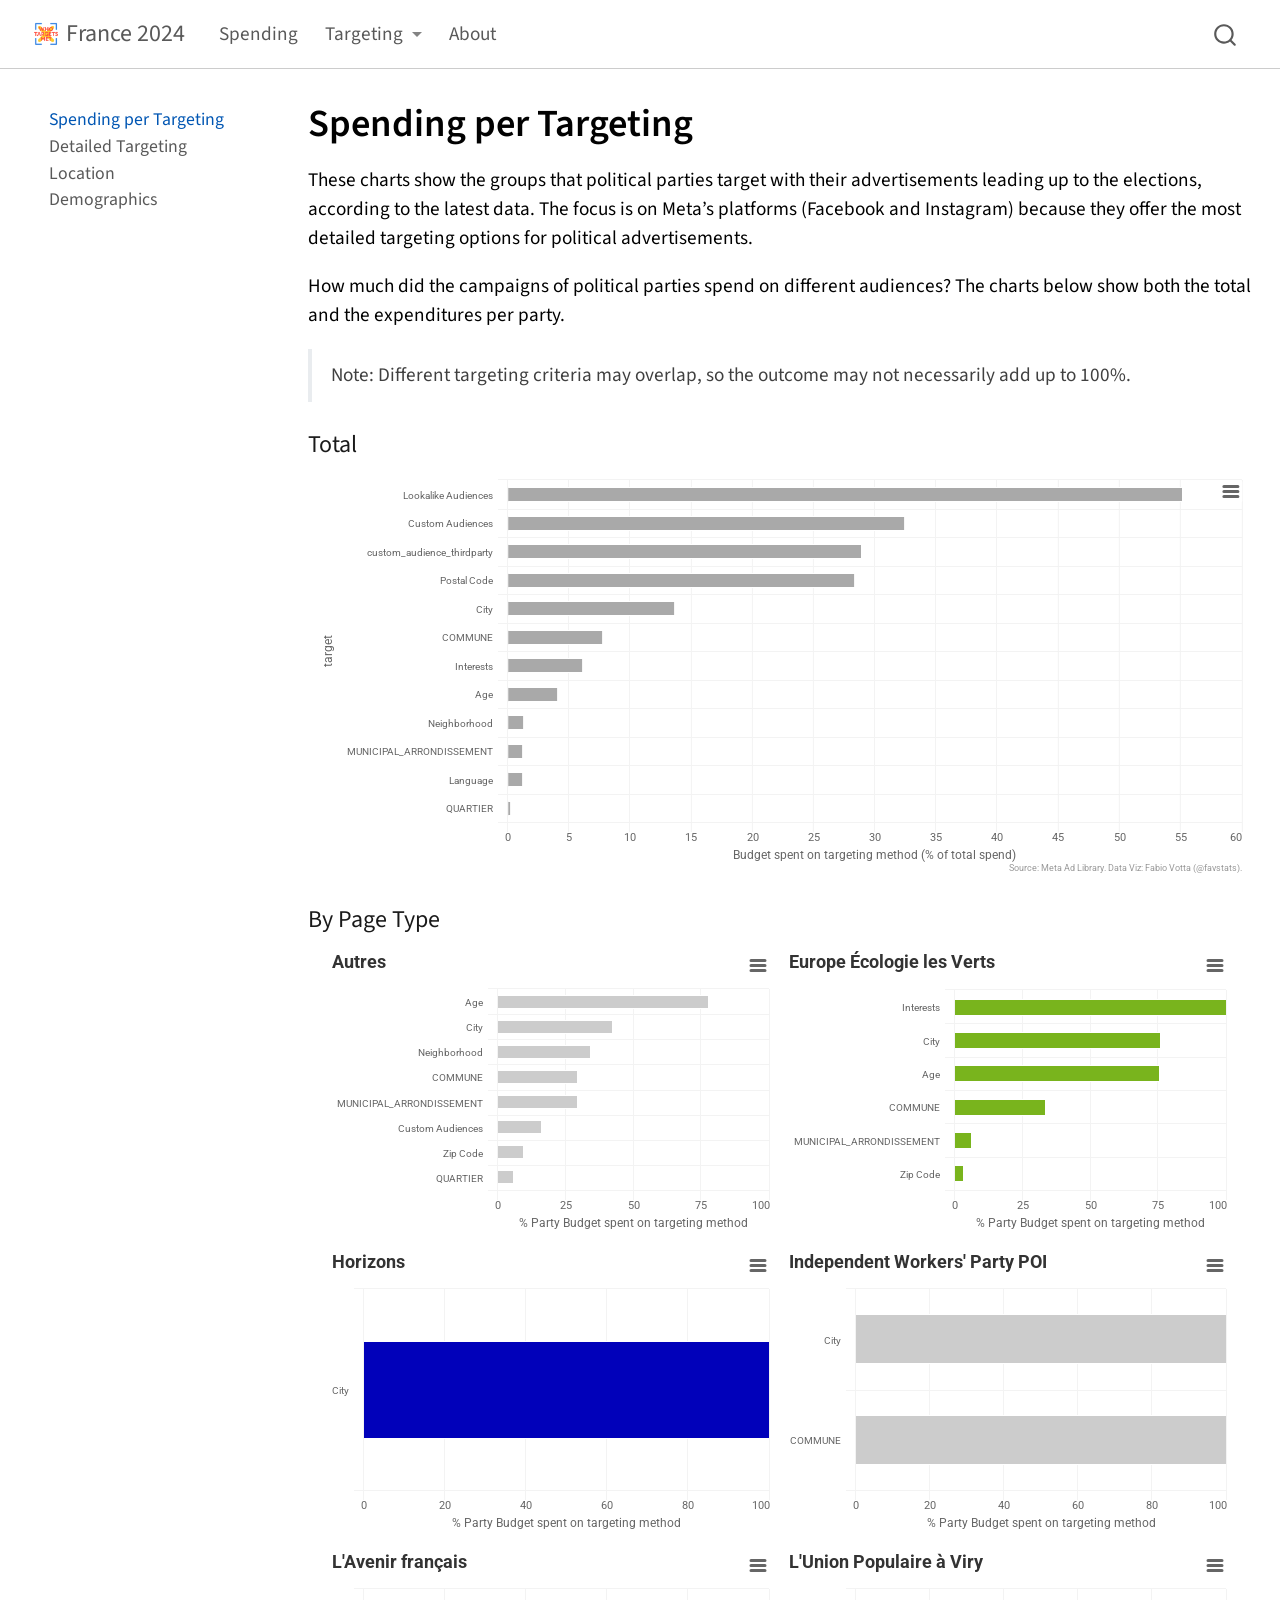
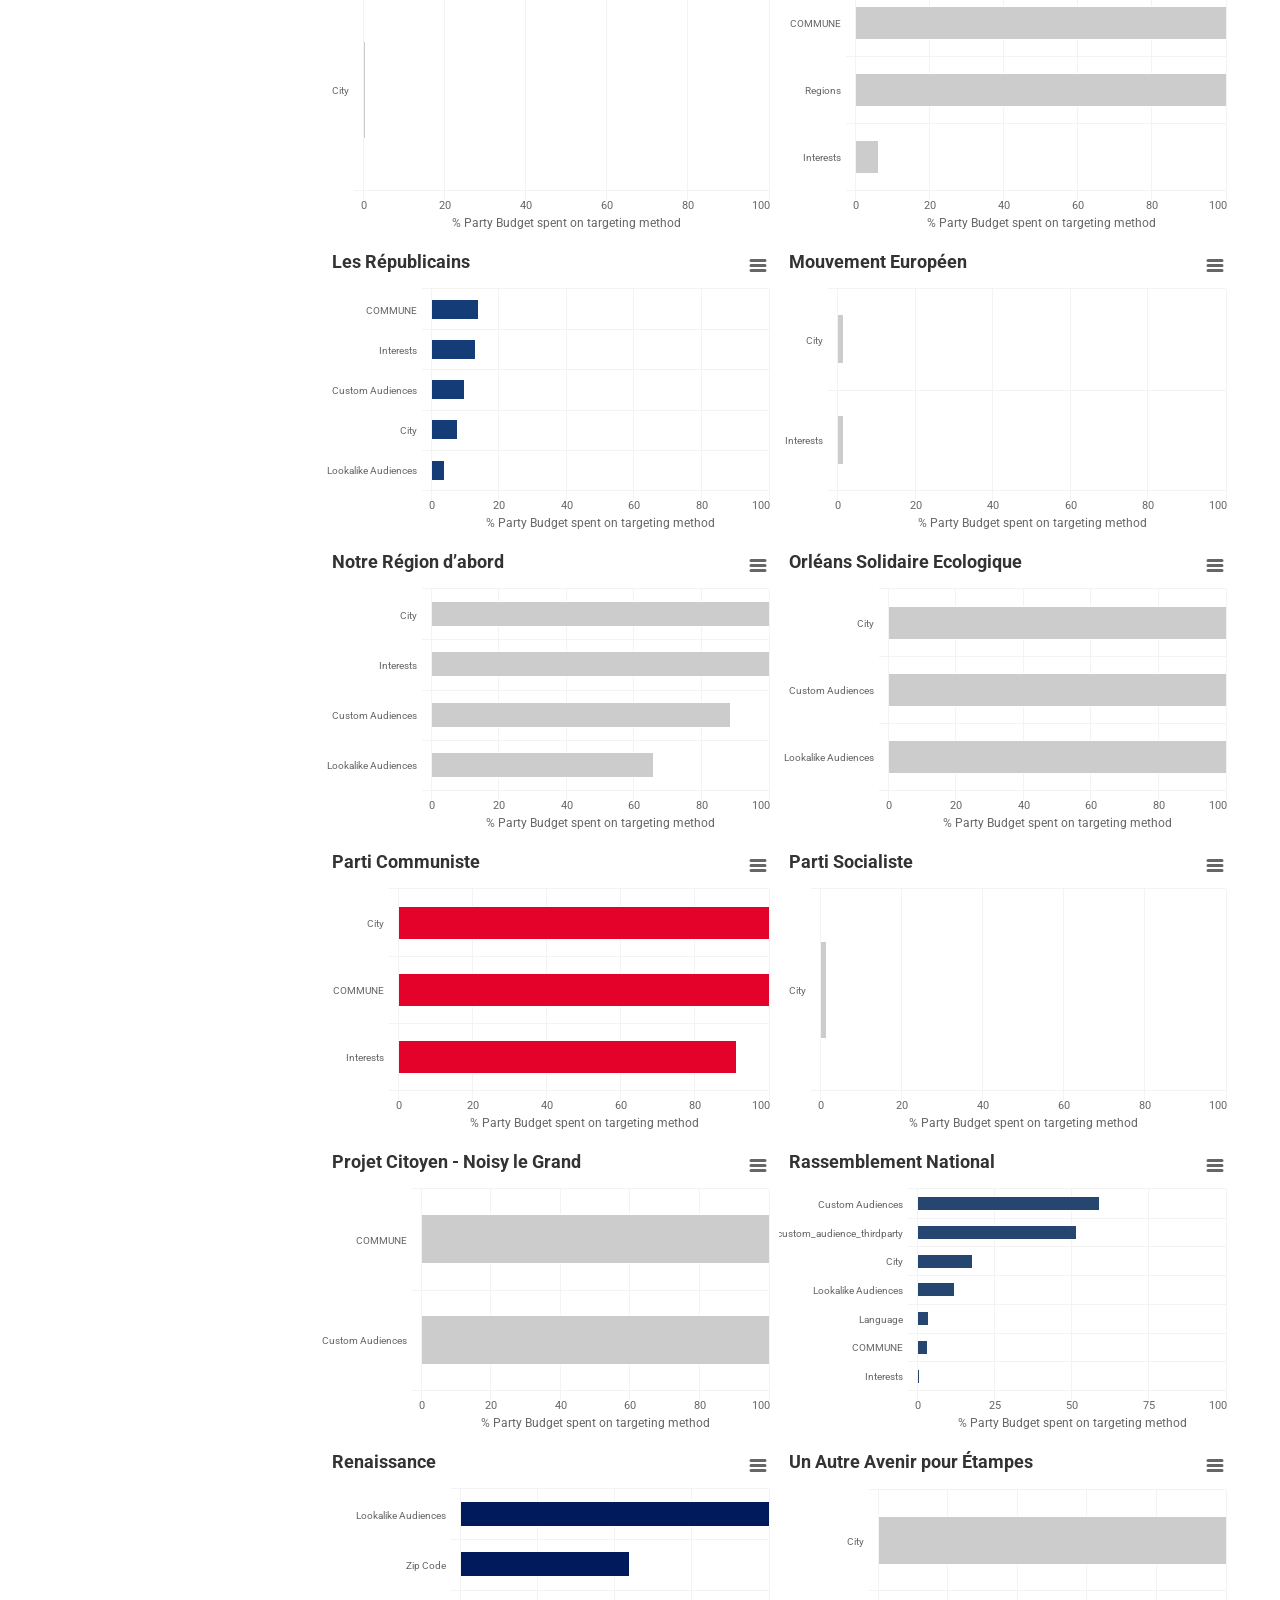
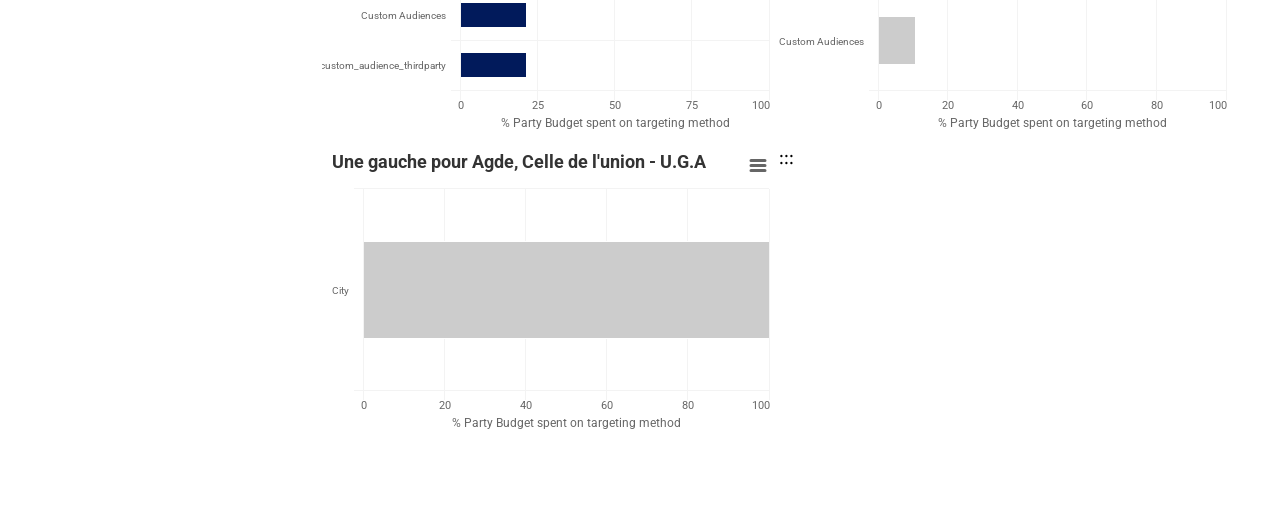
<file: docs/targeting.html>
<!DOCTYPE html>
<html xmlns="http://www.w3.org/1999/xhtml" lang="en" xml:lang="en"><head>

<meta charset="utf-8">
<meta name="generator" content="quarto-1.5.57">

<meta name="viewport" content="width=device-width, initial-scale=1.0, user-scalable=yes">

<meta name="description" content="How do political parties chase your vote, what do they want to keep hidden, and how much money do they spend on it? In the lead-up to the elections, we monitor political microtargeting.">

<title>Spending per Targeting – France 2024</title>
<style>
code{white-space: pre-wrap;}
span.smallcaps{font-variant: small-caps;}
div.columns{display: flex; gap: min(4vw, 1.5em);}
div.column{flex: auto; overflow-x: auto;}
div.hanging-indent{margin-left: 1.5em; text-indent: -1.5em;}
ul.task-list{list-style: none;}
ul.task-list li input[type="checkbox"] {
  width: 0.8em;
  margin: 0 0.8em 0.2em -1em; /* quarto-specific, see https://github.com/quarto-dev/quarto-cli/issues/4556 */ 
  vertical-align: middle;
}
</style>


<script src="site_libs/quarto-nav/quarto-nav.js"></script>
<script src="site_libs/quarto-nav/headroom.min.js"></script>
<script src="site_libs/clipboard/clipboard.min.js"></script>
<script src="site_libs/quarto-search/autocomplete.umd.js"></script>
<script src="site_libs/quarto-search/fuse.min.js"></script>
<script src="site_libs/quarto-search/quarto-search.js"></script>
<meta name="quarto:offset" content="./">
<link href="./wtm_logo_2020_transparent-150x150.png" rel="icon" type="image/png">
<script src="site_libs/quarto-html/quarto.js"></script>
<script src="site_libs/quarto-html/popper.min.js"></script>
<script src="site_libs/quarto-html/tippy.umd.min.js"></script>
<script src="site_libs/quarto-html/anchor.min.js"></script>
<link href="site_libs/quarto-html/tippy.css" rel="stylesheet">
<link href="site_libs/quarto-html/quarto-syntax-highlighting.css" rel="stylesheet" id="quarto-text-highlighting-styles">
<script src="site_libs/bootstrap/bootstrap.min.js"></script>
<link href="site_libs/bootstrap/bootstrap-icons.css" rel="stylesheet">
<link href="site_libs/bootstrap/bootstrap.min.css" rel="stylesheet" id="quarto-bootstrap" data-mode="light">
<script src="site_libs/quarto-contrib/iconify-2.1.0/iconify-icon.min.js"></script>
<script id="quarto-search-options" type="application/json">{
  "location": "navbar",
  "copy-button": false,
  "collapse-after": 3,
  "panel-placement": "end",
  "type": "overlay",
  "limit": 50,
  "keyboard-shortcut": [
    "f",
    "/",
    "s"
  ],
  "show-item-context": false,
  "language": {
    "search-no-results-text": "No results",
    "search-matching-documents-text": "matching documents",
    "search-copy-link-title": "Copy link to search",
    "search-hide-matches-text": "Hide additional matches",
    "search-more-match-text": "more match in this document",
    "search-more-matches-text": "more matches in this document",
    "search-clear-button-title": "Clear",
    "search-text-placeholder": "",
    "search-detached-cancel-button-title": "Cancel",
    "search-submit-button-title": "Submit",
    "search-label": "Search"
  }
}</script>
<link href="site_libs/htmltools-fill-0.5.8.1/fill.css" rel="stylesheet">
<script src="site_libs/htmlwidgets-1.6.4/htmlwidgets.js"></script>
<script src="site_libs/jquery-3.5.1/jquery.min.js"></script>
<script src="site_libs/proj4js-2.3.15/proj4.js"></script>
<link href="site_libs/highcharts-9.3.1/css/motion.css" rel="stylesheet">
<script src="site_libs/highcharts-9.3.1/highcharts.js"></script>
<script src="site_libs/highcharts-9.3.1/highcharts-3d.js"></script>
<script src="site_libs/highcharts-9.3.1/highcharts-more.js"></script>
<script src="site_libs/highcharts-9.3.1/modules/stock.js"></script>
<script src="site_libs/highcharts-9.3.1/modules/map.js"></script>
<script src="site_libs/highcharts-9.3.1/modules/data.js"></script>
<script src="site_libs/highcharts-9.3.1/modules/exporting.js"></script>
<script src="site_libs/highcharts-9.3.1/modules/offline-exporting.js"></script>
<script src="site_libs/highcharts-9.3.1/modules/drilldown.js"></script>
<script src="site_libs/highcharts-9.3.1/modules/item-series.js"></script>
<script src="site_libs/highcharts-9.3.1/modules/overlapping-datalabels.js"></script>
<script src="site_libs/highcharts-9.3.1/modules/annotations.js"></script>
<script src="site_libs/highcharts-9.3.1/modules/export-data.js"></script>
<script src="site_libs/highcharts-9.3.1/modules/funnel.js"></script>
<script src="site_libs/highcharts-9.3.1/modules/heatmap.js"></script>
<script src="site_libs/highcharts-9.3.1/modules/treemap.js"></script>
<script src="site_libs/highcharts-9.3.1/modules/sankey.js"></script>
<script src="site_libs/highcharts-9.3.1/modules/dependency-wheel.js"></script>
<script src="site_libs/highcharts-9.3.1/modules/organization.js"></script>
<script src="site_libs/highcharts-9.3.1/modules/solid-gauge.js"></script>
<script src="site_libs/highcharts-9.3.1/modules/streamgraph.js"></script>
<script src="site_libs/highcharts-9.3.1/modules/sunburst.js"></script>
<script src="site_libs/highcharts-9.3.1/modules/vector.js"></script>
<script src="site_libs/highcharts-9.3.1/modules/wordcloud.js"></script>
<script src="site_libs/highcharts-9.3.1/modules/xrange.js"></script>
<script src="site_libs/highcharts-9.3.1/modules/tilemap.js"></script>
<script src="site_libs/highcharts-9.3.1/modules/venn.js"></script>
<script src="site_libs/highcharts-9.3.1/modules/gantt.js"></script>
<script src="site_libs/highcharts-9.3.1/modules/timeline.js"></script>
<script src="site_libs/highcharts-9.3.1/modules/parallel-coordinates.js"></script>
<script src="site_libs/highcharts-9.3.1/modules/bullet.js"></script>
<script src="site_libs/highcharts-9.3.1/modules/coloraxis.js"></script>
<script src="site_libs/highcharts-9.3.1/modules/dumbbell.js"></script>
<script src="site_libs/highcharts-9.3.1/modules/lollipop.js"></script>
<script src="site_libs/highcharts-9.3.1/modules/series-label.js"></script>
<script src="site_libs/highcharts-9.3.1/plugins/motion.js"></script>
<script src="site_libs/highcharts-9.3.1/custom/reset.js"></script>
<script src="site_libs/highcharts-9.3.1/modules/boost.js"></script>
<script src="site_libs/highchart-binding-0.9.4/highchart.js"></script>


</head>

<body class="nav-sidebar floating nav-fixed">

<div id="quarto-search-results"></div>
  <header id="quarto-header" class="headroom fixed-top">
    <nav class="navbar navbar-expand-lg " data-bs-theme="dark">
      <div class="navbar-container container-fluid">
      <div class="navbar-brand-container mx-auto">
    <a href="./index.html" class="navbar-brand navbar-brand-logo">
    <img src="./wtm_logo_2020_transparent-300x300.png" alt="" class="navbar-logo">
    </a>
    <a class="navbar-brand" href="./index.html">
    <span class="navbar-title">France 2024</span>
    </a>
  </div>
            <div id="quarto-search" class="" title="Search"></div>
          <button class="navbar-toggler" type="button" data-bs-toggle="collapse" data-bs-target="#navbarCollapse" aria-controls="navbarCollapse" role="menu" aria-expanded="false" aria-label="Toggle navigation" onclick="if (window.quartoToggleHeadroom) { window.quartoToggleHeadroom(); }">
  <span class="navbar-toggler-icon"></span>
</button>
          <div class="collapse navbar-collapse" id="navbarCollapse">
            <ul class="navbar-nav navbar-nav-scroll me-auto">
  <li class="nav-item">
    <a class="nav-link" href="./index.html"> 
<span class="menu-text"><iconify-icon inline="" icon="ph:coins" aria-label="Icon coins from ph Iconify.design set." title="Icon coins from ph Iconify.design set."></iconify-icon> Spending</span></a>
  </li>  
  <li class="nav-item dropdown ">
    <a class="nav-link dropdown-toggle" href="#" id="nav-menu-iconify-ph-users-three-thin--targeting" role="link" data-bs-toggle="dropdown" aria-expanded="false">
 <span class="menu-text"><iconify-icon inline="" icon="ph:users-three-thin" aria-label="Icon users-three-thin from ph Iconify.design set." title="Icon users-three-thin from ph Iconify.design set."></iconify-icon> Targeting</span>
    </a>
    <ul class="dropdown-menu" aria-labelledby="nav-menu-iconify-ph-users-three-thin--targeting">    
        <li>
    <a class="dropdown-item" href="./targeting.html">
 <span class="dropdown-text">Spending per Targeting</span></a>
  </li>  
        <li>
    <a class="dropdown-item" href="./detailed.html">
 <span class="dropdown-text">Detailed Targeting</span></a>
  </li>  
    </ul>
  </li>
  <li class="nav-item">
    <a class="nav-link" href="./about.html"> 
<span class="menu-text"><iconify-icon inline="" icon="ph:info-thin" aria-label="Icon info-thin from ph Iconify.design set." title="Icon info-thin from ph Iconify.design set."></iconify-icon> About</span></a>
  </li>  
</ul>
          </div> <!-- /navcollapse -->
            <div class="quarto-navbar-tools">
</div>
      </div> <!-- /container-fluid -->
    </nav>
  <nav class="quarto-secondary-nav">
    <div class="container-fluid d-flex">
      <button type="button" class="quarto-btn-toggle btn" data-bs-toggle="collapse" role="button" data-bs-target=".quarto-sidebar-collapse-item" aria-controls="quarto-sidebar" aria-expanded="false" aria-label="Toggle sidebar navigation" onclick="if (window.quartoToggleHeadroom) { window.quartoToggleHeadroom(); }">
        <i class="bi bi-layout-text-sidebar-reverse"></i>
      </button>
        <nav class="quarto-page-breadcrumbs" aria-label="breadcrumb"><ol class="breadcrumb"><li class="breadcrumb-item"><a href="./targeting.html">Spending per Targeting</a></li></ol></nav>
        <a class="flex-grow-1" role="navigation" data-bs-toggle="collapse" data-bs-target=".quarto-sidebar-collapse-item" aria-controls="quarto-sidebar" aria-expanded="false" aria-label="Toggle sidebar navigation" onclick="if (window.quartoToggleHeadroom) { window.quartoToggleHeadroom(); }">      
        </a>
    </div>
  </nav>
</header>
<!-- content -->
<div id="quarto-content" class="quarto-container page-columns page-rows-contents page-layout-full page-navbar">
<!-- sidebar -->
  <nav id="quarto-sidebar" class="sidebar collapse collapse-horizontal quarto-sidebar-collapse-item sidebar-navigation floating overflow-auto">
    <div class="sidebar-menu-container"> 
    <ul class="list-unstyled mt-1">
        <li class="sidebar-item">
  <div class="sidebar-item-container"> 
  <a href="./targeting.html" class="sidebar-item-text sidebar-link active">
 <span class="menu-text">Spending per Targeting</span></a>
  </div>
</li>
        <li class="sidebar-item">
  <div class="sidebar-item-container"> 
  <a href="./detailed.html" class="sidebar-item-text sidebar-link">
 <span class="menu-text">Detailed Targeting</span></a>
  </div>
</li>
        <li class="sidebar-item">
  <div class="sidebar-item-container"> 
  <a href="./location.html" class="sidebar-item-text sidebar-link">
 <span class="menu-text">Location</span></a>
  </div>
</li>
        <li class="sidebar-item">
  <div class="sidebar-item-container"> 
  <a href="./demographics.html" class="sidebar-item-text sidebar-link">
 <span class="menu-text">Demographics</span></a>
  </div>
</li>
    </ul>
    </div>
</nav>
<div id="quarto-sidebar-glass" class="quarto-sidebar-collapse-item" data-bs-toggle="collapse" data-bs-target=".quarto-sidebar-collapse-item"></div>
<!-- margin-sidebar -->
    <div id="quarto-margin-sidebar" class="sidebar margin-sidebar zindex-bottom">
        
    </div>
<!-- main -->
<main class="content column-page-right" id="quarto-document-content">

<header id="title-block-header" class="quarto-title-block default">
<div class="quarto-title">
<h1 class="title">Spending per Targeting</h1>
</div>



<div class="quarto-title-meta column-page-right">

    
  
    
  </div>
  


</header>


<p>These charts show the groups that political parties target with their advertisements leading up to the elections, according to the latest data. The focus is on Meta’s platforms (Facebook and Instagram) because they offer the most detailed targeting options for political advertisements.</p>
<p>How much did the campaigns of political parties spend on different audiences? The charts below show both the total and the expenditures per party.</p>
<blockquote class="blockquote">
<p>Note: Different targeting criteria may overlap, so the outcome may not necessarily add up to 100%.</p>
</blockquote>
<section id="total" class="level4">
<h4 class="anchored" data-anchor-id="total">Total</h4>
<div class="cell">
<div class="cell-output-display">
<div class="highchart html-widget html-fill-item" id="htmlwidget-aa3157e3426347fa4b41" style="width:100%;height:406px;"></div>
<script type="application/json" data-for="htmlwidget-aa3157e3426347fa4b41">{"x":{"hc_opts":{"chart":{"reflow":true},"title":{"text":null},"yAxis":{"title":{"text":"Budget spent on targeting method (% of total spend)"},"type":"linear"},"credits":{"enabled":true,"text":"Source: Meta Ad Library. Data Viz: Fabio Votta (@favstats)."},"exporting":{"enabled":true},"boost":{"enabled":false},"plotOptions":{"series":{"label":{"enabled":false},"turboThreshold":0,"showInLegend":false},"treemap":{"layoutAlgorithm":"squarified"},"scatter":{"marker":{"symbol":"circle"}},"bar":{"color":"darkgrey"}},"series":[{"group":"group","data":[{"target":"Lookalike Audiences","spend_per":44350.72533128345,"perc":55.19829408483528,"spend_perlab":"44,351","y":55.19829408483528,"name":"Lookalike Audiences"},{"target":"Custom Audiences","spend_per":26086.89836907665,"perc":32.46738981564774,"spend_perlab":"26,087","y":32.46738981564774,"name":"Custom Audiences"},{"target":"custom_audience_thirdparty","spend_per":23226.25901444941,"perc":28.90707797885375,"spend_perlab":"23,226","y":28.90707797885375,"name":"custom_audience_thirdparty"},{"target":"Postal Code","spend_per":22817.33637090192,"perc":28.39813856088754,"spend_perlab":"22,817","y":28.39813856088754,"name":"Postal Code"},{"target":"City","spend_per":10999.87483866011,"perc":13.69029078341727,"spend_perlab":"11,000","y":13.69029078341727,"name":"City"},{"target":"COMMUNE","spend_per":6250.639970723096,"perc":7.779459315381958,"spend_perlab":"6,251","y":7.779459315381958,"name":"COMMUNE"},{"target":"Interests","spend_per":4906.796675209267,"perc":6.106930695486219,"spend_perlab":"4,907","y":6.106930695486219,"name":"Interests"},{"target":"Age","spend_per":3262,"perc":4.059839697316672,"spend_perlab":"3,262","y":4.059839697316672,"name":"Age"},{"target":"Neighborhood","spend_per":1075.900790292435,"perc":1.339051115513062,"spend_perlab":"1,076","y":1.339051115513062,"name":"Neighborhood"},{"target":"MUNICIPAL_ARRONDISSEMENT","spend_per":997.5244803633387,"perc":1.241505053471572,"spend_perlab":"998","y":1.241505053471572,"name":"MUNICIPAL_ARRONDISSEMENT"},{"target":"Language","spend_per":991.7961995009127,"perc":1.234375715015822,"spend_perlab":"992","y":1.234375715015822,"name":"Language"},{"target":"QUARTIER","spend_per":181.515194629446,"perc":0.225911279222191,"spend_perlab":"182","y":0.225911279222191,"name":"QUARTIER"}],"type":"bar"}],"xAxis":{"type":"category","title":{"text":"target"},"labels":{"style":{"fontSize":"10px"}}},"tooltip":{"pointFormat":"<b>{point.target}<\/b><br>% of total budget spent: {point.y:.1f}%<br>a total of €{point.spend_perlab} on this method.","headerFormat":""}},"theme":{"colors":["#0266C8","#F90101","#F2B50F","#00933B"],"chart":{"style":{"fontFamily":"Roboto","color":"#444444"}},"xAxis":{"gridLineWidth":1,"gridLineColor":"#F3F3F3","lineColor":"#F3F3F3","minorGridLineColor":"#F3F3F3","tickColor":"#F3F3F3","tickWidth":1},"yAxis":{"gridLineColor":"#F3F3F3","lineColor":"#F3F3F3","minorGridLineColor":"#F3F3F3","tickColor":"#F3F3F3","tickWidth":1},"legendBackgroundColor":"rgba(0, 0, 0, 0.5)","background2":"#505053","dataLabelsColor":"#B0B0B3","textColor":"#C0C0C0","contrastTextColor":"#F0F0F3","maskColor":"rgba(255,255,255,0.3)"},"conf_opts":{"global":{"Date":null,"VMLRadialGradientURL":"http =//code.highcharts.com/list(version)/gfx/vml-radial-gradient.png","canvasToolsURL":"http =//code.highcharts.com/list(version)/modules/canvas-tools.js","getTimezoneOffset":null,"timezoneOffset":0,"useUTC":true},"lang":{"contextButtonTitle":"Chart context menu","decimalPoint":".","downloadCSV":"Download CSV","downloadJPEG":"Download JPEG image","downloadPDF":"Download PDF document","downloadPNG":"Download PNG image","downloadSVG":"Download SVG vector image","downloadXLS":"Download XLS","drillUpText":"◁ Back to {series.name}","exitFullscreen":"Exit from full screen","exportData":{"annotationHeader":"Annotations","categoryDatetimeHeader":"DateTime","categoryHeader":"Category"},"hideData":"Hide data table","invalidDate":null,"loading":"Loading...","months":["January","February","March","April","May","June","July","August","September","October","November","December"],"noData":"No data to display","numericSymbolMagnitude":1000,"numericSymbols":["k","M","G","T","P","E"],"printChart":"Print chart","resetZoom":"Reset zoom","resetZoomTitle":"Reset zoom level 1:1","shortMonths":["Jan","Feb","Mar","Apr","May","Jun","Jul","Aug","Sep","Oct","Nov","Dec"],"shortWeekdays":["Sat","Sun","Mon","Tue","Wed","Thu","Fri"],"thousandsSep":" ","viewData":"View data table","viewFullscreen":"View in full screen","weekdays":["Sunday","Monday","Tuesday","Wednesday","Thursday","Friday","Saturday"]}},"type":"chart","fonts":"Roboto","debug":false},"evals":[],"jsHooks":[]}</script>
</div>
</div>
</section>
<section id="by-page-type" class="level4">
<h4 class="anchored" data-anchor-id="by-page-type">By Page Type</h4>
<div class="container">
<div>
<div class="row">
<div style="width: 50%; float: left;">
<div id="htmlwidget-20a5b2ab2c5699a41234" style="width:100%;height:300px;" class="highchart html-widget"></div>
<script type="application/json" data-for="htmlwidget-20a5b2ab2c5699a41234">{"x":{"hc_opts":{"chart":{"reflow":true,"height":300},"title":{"text":"Autres","align":"left","style":{"fontWeight":"bold"}},"yAxis":{"title":{"text":"% Party Budget spent on targeting method"},"type":"linear","max":100,"min":0},"credits":{"enabled":false},"exporting":{"enabled":true},"boost":{"enabled":false},"plotOptions":{"series":{"label":{"enabled":false},"turboThreshold":0,"showInLegend":false},"treemap":{"layoutAlgorithm":"squarified"},"scatter":{"marker":{"symbol":"circle"}},"bar":{"horizontal":true,"stacking":"normal"}},"series":[{"group":"group","data":[{"target":"Age","party":"Autres","spend_per":2446,"total_spenderino":3141,"perc":77.87328876154092,"n":1,"spend_perlab":"2,446","y":77.87328876154092,"name":"Age"},{"target":"City","party":"Autres","spend_per":1335.898202319781,"total_spenderino":3141,"perc":42.53098383698761,"n":1,"spend_perlab":"1,336","y":42.53098383698761,"name":"City"},{"target":"Neighborhood","party":"Autres","spend_per":1075.900790292435,"total_spenderino":3141,"perc":34.25344763745417,"n":1,"spend_perlab":"1,076","y":34.25344763745417,"name":"Neighborhood"},{"target":"COMMUNE","party":"Autres","spend_per":929.5866030507782,"total_spenderino":3141,"perc":29.5952436501362,"n":1,"spend_perlab":"930","y":29.5952436501362,"name":"COMMUNE"},{"target":"MUNICIPAL_ARRONDISSEMENT","party":"Autres","spend_per":929.5866030507782,"total_spenderino":3141,"perc":29.5952436501362,"n":1,"spend_perlab":"930","y":29.5952436501362,"name":"MUNICIPAL_ARRONDISSEMENT"},{"target":"Custom Audiences","party":"Autres","spend_per":515,"total_spenderino":3141,"perc":16.39605221267113,"n":1,"spend_perlab":"515","y":16.39605221267113,"name":"Custom Audiences"},{"target":"Zip Code","party":"Autres","spend_per":299.900752269031,"total_spenderino":3141,"perc":9.547938626839574,"n":1,"spend_perlab":"300","y":9.547938626839574,"name":"Zip Code"},{"target":"QUARTIER","party":"Autres","spend_per":181.515194629446,"total_spenderino":3141,"perc":5.778898269004967,"n":1,"spend_perlab":"182","y":5.778898269004967,"name":"QUARTIER"}],"type":"bar","color":"#cccccc"}],"xAxis":{"type":"category","title":"","labels":{"style":{"fontSize":"10px"}}},"tooltip":{"pointFormat":"<b>{point.target}<\/b><br>% of total budget spent: {point.y:.1f}%<br>a total of €{point.spend_perlab} on this method.","headerFormat":""}},"theme":{"colors":["#0266C8","#F90101","#F2B50F","#00933B"],"chart":{"style":{"fontFamily":"Roboto","color":"#444444"}},"xAxis":{"gridLineWidth":1,"gridLineColor":"#F3F3F3","lineColor":"#F3F3F3","minorGridLineColor":"#F3F3F3","tickColor":"#F3F3F3","tickWidth":1},"yAxis":{"gridLineColor":"#F3F3F3","lineColor":"#F3F3F3","minorGridLineColor":"#F3F3F3","tickColor":"#F3F3F3","tickWidth":1},"legendBackgroundColor":"rgba(0, 0, 0, 0.5)","background2":"#505053","dataLabelsColor":"#B0B0B3","textColor":"#C0C0C0","contrastTextColor":"#F0F0F3","maskColor":"rgba(255,255,255,0.3)"},"conf_opts":{"global":{"Date":null,"VMLRadialGradientURL":"http =//code.highcharts.com/list(version)/gfx/vml-radial-gradient.png","canvasToolsURL":"http =//code.highcharts.com/list(version)/modules/canvas-tools.js","getTimezoneOffset":null,"timezoneOffset":0,"useUTC":true},"lang":{"contextButtonTitle":"Chart context menu","decimalPoint":".","downloadCSV":"Download CSV","downloadJPEG":"Download JPEG image","downloadPDF":"Download PDF document","downloadPNG":"Download PNG image","downloadSVG":"Download SVG vector image","downloadXLS":"Download XLS","drillUpText":"◁ Back to {series.name}","exitFullscreen":"Exit from full screen","exportData":{"annotationHeader":"Annotations","categoryDatetimeHeader":"DateTime","categoryHeader":"Category"},"hideData":"Hide data table","invalidDate":null,"loading":"Loading...","months":["January","February","March","April","May","June","July","August","September","October","November","December"],"noData":"No data to display","numericSymbolMagnitude":1000,"numericSymbols":["k","M","G","T","P","E"],"printChart":"Print chart","resetZoom":"Reset zoom","resetZoomTitle":"Reset zoom level 1:1","shortMonths":["Jan","Feb","Mar","Apr","May","Jun","Jul","Aug","Sep","Oct","Nov","Dec"],"shortWeekdays":["Sat","Sun","Mon","Tue","Wed","Thu","Fri"],"thousandsSep":" ","viewData":"View data table","viewFullscreen":"View in full screen","weekdays":["Sunday","Monday","Tuesday","Wednesday","Thursday","Friday","Saturday"]}},"type":"chart","fonts":"Roboto","debug":false},"evals":[],"jsHooks":[]}</script>
</div>
<div style="width: 50%; float: left;">
<div id="htmlwidget-05533b480213c024baf3" style="width:100%;height:300px;" class="highchart html-widget"></div>
<script type="application/json" data-for="htmlwidget-05533b480213c024baf3">{"x":{"hc_opts":{"chart":{"reflow":true,"height":300},"title":{"text":"Europe Écologie les Verts","align":"left","style":{"fontWeight":"bold"}},"yAxis":{"title":{"text":"% Party Budget spent on targeting method"},"type":"linear","max":100,"min":0},"credits":{"enabled":false},"exporting":{"enabled":true},"boost":{"enabled":false},"plotOptions":{"series":{"label":{"enabled":false},"turboThreshold":0,"showInLegend":false},"treemap":{"layoutAlgorithm":"squarified"},"scatter":{"marker":{"symbol":"circle"}},"bar":{"horizontal":true,"stacking":"normal"}},"series":[{"group":"group","data":[{"target":"Interests","party":"Europe Écologie les Verts","spend_per":1077,"total_spenderino":1078,"perc":99.90723562152134,"n":1,"spend_perlab":"1,077","y":99.90723562152134,"name":"Interests"},{"target":"City","party":"Europe Écologie les Verts","spend_per":817.5843884999255,"total_spenderino":1078,"perc":75.8427076530543,"n":1,"spend_perlab":"818","y":75.8427076530543,"name":"City"},{"target":"Age","party":"Europe Écologie les Verts","spend_per":816,"total_spenderino":1078,"perc":75.69573283858998,"n":1,"spend_perlab":"816","y":75.69573283858998,"name":"Age"},{"target":"COMMUNE","party":"Europe Écologie les Verts","spend_per":361.883329582676,"total_spenderino":1078,"perc":33.56988215052652,"n":1,"spend_perlab":"362","y":33.56988215052652,"name":"COMMUNE"},{"target":"MUNICIPAL_ARRONDISSEMENT","party":"Europe Écologie les Verts","spend_per":67.93787731256056,"total_spenderino":1078,"perc":6.302214964059422,"n":1,"spend_perlab":"68","y":6.302214964059422,"name":"MUNICIPAL_ARRONDISSEMENT"},{"target":"Zip Code","party":"Europe Écologie les Verts","spend_per":35.06212268743944,"total_spenderino":1078,"perc":3.252516019242991,"n":1,"spend_perlab":"35","y":3.252516019242991,"name":"Zip Code"}],"type":"bar","color":"#79b41d"}],"xAxis":{"type":"category","title":"","labels":{"style":{"fontSize":"10px"}}},"tooltip":{"pointFormat":"<b>{point.target}<\/b><br>% of total budget spent: {point.y:.1f}%<br>a total of €{point.spend_perlab} on this method.","headerFormat":""}},"theme":{"colors":["#0266C8","#F90101","#F2B50F","#00933B"],"chart":{"style":{"fontFamily":"Roboto","color":"#444444"}},"xAxis":{"gridLineWidth":1,"gridLineColor":"#F3F3F3","lineColor":"#F3F3F3","minorGridLineColor":"#F3F3F3","tickColor":"#F3F3F3","tickWidth":1},"yAxis":{"gridLineColor":"#F3F3F3","lineColor":"#F3F3F3","minorGridLineColor":"#F3F3F3","tickColor":"#F3F3F3","tickWidth":1},"legendBackgroundColor":"rgba(0, 0, 0, 0.5)","background2":"#505053","dataLabelsColor":"#B0B0B3","textColor":"#C0C0C0","contrastTextColor":"#F0F0F3","maskColor":"rgba(255,255,255,0.3)"},"conf_opts":{"global":{"Date":null,"VMLRadialGradientURL":"http =//code.highcharts.com/list(version)/gfx/vml-radial-gradient.png","canvasToolsURL":"http =//code.highcharts.com/list(version)/modules/canvas-tools.js","getTimezoneOffset":null,"timezoneOffset":0,"useUTC":true},"lang":{"contextButtonTitle":"Chart context menu","decimalPoint":".","downloadCSV":"Download CSV","downloadJPEG":"Download JPEG image","downloadPDF":"Download PDF document","downloadPNG":"Download PNG image","downloadSVG":"Download SVG vector image","downloadXLS":"Download XLS","drillUpText":"◁ Back to {series.name}","exitFullscreen":"Exit from full screen","exportData":{"annotationHeader":"Annotations","categoryDatetimeHeader":"DateTime","categoryHeader":"Category"},"hideData":"Hide data table","invalidDate":null,"loading":"Loading...","months":["January","February","March","April","May","June","July","August","September","October","November","December"],"noData":"No data to display","numericSymbolMagnitude":1000,"numericSymbols":["k","M","G","T","P","E"],"printChart":"Print chart","resetZoom":"Reset zoom","resetZoomTitle":"Reset zoom level 1:1","shortMonths":["Jan","Feb","Mar","Apr","May","Jun","Jul","Aug","Sep","Oct","Nov","Dec"],"shortWeekdays":["Sat","Sun","Mon","Tue","Wed","Thu","Fri"],"thousandsSep":" ","viewData":"View data table","viewFullscreen":"View in full screen","weekdays":["Sunday","Monday","Tuesday","Wednesday","Thursday","Friday","Saturday"]}},"type":"chart","fonts":"Roboto","debug":false},"evals":[],"jsHooks":[]}</script>
</div>
</div>
<div class="row">
<div style="width: 50%; float: left;">
<div id="htmlwidget-57ec17696b73156c3db3" style="width:100%;height:300px;" class="highchart html-widget"></div>
<script type="application/json" data-for="htmlwidget-57ec17696b73156c3db3">{"x":{"hc_opts":{"chart":{"reflow":true,"height":300},"title":{"text":"Horizons","align":"left","style":{"fontWeight":"bold"}},"yAxis":{"title":{"text":"% Party Budget spent on targeting method"},"type":"linear","max":100,"min":0},"credits":{"enabled":false},"exporting":{"enabled":true},"boost":{"enabled":false},"plotOptions":{"series":{"label":{"enabled":false},"turboThreshold":0,"showInLegend":false},"treemap":{"layoutAlgorithm":"squarified"},"scatter":{"marker":{"symbol":"circle"}},"bar":{"horizontal":true,"stacking":"normal"}},"series":[{"group":"group","data":[{"target":"City","party":"Horizons","spend_per":1,"total_spenderino":1,"perc":100,"n":1,"spend_perlab":"1","y":100,"name":"City"}],"type":"bar","color":"#0000BA"}],"xAxis":{"type":"category","title":"","labels":{"style":{"fontSize":"10px"}}},"tooltip":{"pointFormat":"<b>{point.target}<\/b><br>% of total budget spent: {point.y:.1f}%<br>a total of €{point.spend_perlab} on this method.","headerFormat":""}},"theme":{"colors":["#0266C8","#F90101","#F2B50F","#00933B"],"chart":{"style":{"fontFamily":"Roboto","color":"#444444"}},"xAxis":{"gridLineWidth":1,"gridLineColor":"#F3F3F3","lineColor":"#F3F3F3","minorGridLineColor":"#F3F3F3","tickColor":"#F3F3F3","tickWidth":1},"yAxis":{"gridLineColor":"#F3F3F3","lineColor":"#F3F3F3","minorGridLineColor":"#F3F3F3","tickColor":"#F3F3F3","tickWidth":1},"legendBackgroundColor":"rgba(0, 0, 0, 0.5)","background2":"#505053","dataLabelsColor":"#B0B0B3","textColor":"#C0C0C0","contrastTextColor":"#F0F0F3","maskColor":"rgba(255,255,255,0.3)"},"conf_opts":{"global":{"Date":null,"VMLRadialGradientURL":"http =//code.highcharts.com/list(version)/gfx/vml-radial-gradient.png","canvasToolsURL":"http =//code.highcharts.com/list(version)/modules/canvas-tools.js","getTimezoneOffset":null,"timezoneOffset":0,"useUTC":true},"lang":{"contextButtonTitle":"Chart context menu","decimalPoint":".","downloadCSV":"Download CSV","downloadJPEG":"Download JPEG image","downloadPDF":"Download PDF document","downloadPNG":"Download PNG image","downloadSVG":"Download SVG vector image","downloadXLS":"Download XLS","drillUpText":"◁ Back to {series.name}","exitFullscreen":"Exit from full screen","exportData":{"annotationHeader":"Annotations","categoryDatetimeHeader":"DateTime","categoryHeader":"Category"},"hideData":"Hide data table","invalidDate":null,"loading":"Loading...","months":["January","February","March","April","May","June","July","August","September","October","November","December"],"noData":"No data to display","numericSymbolMagnitude":1000,"numericSymbols":["k","M","G","T","P","E"],"printChart":"Print chart","resetZoom":"Reset zoom","resetZoomTitle":"Reset zoom level 1:1","shortMonths":["Jan","Feb","Mar","Apr","May","Jun","Jul","Aug","Sep","Oct","Nov","Dec"],"shortWeekdays":["Sat","Sun","Mon","Tue","Wed","Thu","Fri"],"thousandsSep":" ","viewData":"View data table","viewFullscreen":"View in full screen","weekdays":["Sunday","Monday","Tuesday","Wednesday","Thursday","Friday","Saturday"]}},"type":"chart","fonts":"Roboto","debug":false},"evals":[],"jsHooks":[]}</script>
</div>
<div style="width: 50%; float: left;">
<div id="htmlwidget-d9976547be530c017308" style="width:100%;height:300px;" class="highchart html-widget"></div>
<script type="application/json" data-for="htmlwidget-d9976547be530c017308">{"x":{"hc_opts":{"chart":{"reflow":true,"height":300},"title":{"text":"Independent Workers' Party POI","align":"left","style":{"fontWeight":"bold"}},"yAxis":{"title":{"text":"% Party Budget spent on targeting method"},"type":"linear","max":100,"min":0},"credits":{"enabled":false},"exporting":{"enabled":true},"boost":{"enabled":false},"plotOptions":{"series":{"label":{"enabled":false},"turboThreshold":0,"showInLegend":false},"treemap":{"layoutAlgorithm":"squarified"},"scatter":{"marker":{"symbol":"circle"}},"bar":{"horizontal":true,"stacking":"normal"}},"series":[{"group":"group","data":[{"target":"City","party":"Independent Workers' Party POI","spend_per":1,"total_spenderino":1,"perc":100,"n":1,"spend_perlab":"1","y":100,"name":"City"},{"target":"COMMUNE","party":"Independent Workers' Party POI","spend_per":1,"total_spenderino":1,"perc":100,"n":1,"spend_perlab":"1","y":100,"name":"COMMUNE"}],"type":"bar","color":"#cccccc"}],"xAxis":{"type":"category","title":"","labels":{"style":{"fontSize":"10px"}}},"tooltip":{"pointFormat":"<b>{point.target}<\/b><br>% of total budget spent: {point.y:.1f}%<br>a total of €{point.spend_perlab} on this method.","headerFormat":""}},"theme":{"colors":["#0266C8","#F90101","#F2B50F","#00933B"],"chart":{"style":{"fontFamily":"Roboto","color":"#444444"}},"xAxis":{"gridLineWidth":1,"gridLineColor":"#F3F3F3","lineColor":"#F3F3F3","minorGridLineColor":"#F3F3F3","tickColor":"#F3F3F3","tickWidth":1},"yAxis":{"gridLineColor":"#F3F3F3","lineColor":"#F3F3F3","minorGridLineColor":"#F3F3F3","tickColor":"#F3F3F3","tickWidth":1},"legendBackgroundColor":"rgba(0, 0, 0, 0.5)","background2":"#505053","dataLabelsColor":"#B0B0B3","textColor":"#C0C0C0","contrastTextColor":"#F0F0F3","maskColor":"rgba(255,255,255,0.3)"},"conf_opts":{"global":{"Date":null,"VMLRadialGradientURL":"http =//code.highcharts.com/list(version)/gfx/vml-radial-gradient.png","canvasToolsURL":"http =//code.highcharts.com/list(version)/modules/canvas-tools.js","getTimezoneOffset":null,"timezoneOffset":0,"useUTC":true},"lang":{"contextButtonTitle":"Chart context menu","decimalPoint":".","downloadCSV":"Download CSV","downloadJPEG":"Download JPEG image","downloadPDF":"Download PDF document","downloadPNG":"Download PNG image","downloadSVG":"Download SVG vector image","downloadXLS":"Download XLS","drillUpText":"◁ Back to {series.name}","exitFullscreen":"Exit from full screen","exportData":{"annotationHeader":"Annotations","categoryDatetimeHeader":"DateTime","categoryHeader":"Category"},"hideData":"Hide data table","invalidDate":null,"loading":"Loading...","months":["January","February","March","April","May","June","July","August","September","October","November","December"],"noData":"No data to display","numericSymbolMagnitude":1000,"numericSymbols":["k","M","G","T","P","E"],"printChart":"Print chart","resetZoom":"Reset zoom","resetZoomTitle":"Reset zoom level 1:1","shortMonths":["Jan","Feb","Mar","Apr","May","Jun","Jul","Aug","Sep","Oct","Nov","Dec"],"shortWeekdays":["Sat","Sun","Mon","Tue","Wed","Thu","Fri"],"thousandsSep":" ","viewData":"View data table","viewFullscreen":"View in full screen","weekdays":["Sunday","Monday","Tuesday","Wednesday","Thursday","Friday","Saturday"]}},"type":"chart","fonts":"Roboto","debug":false},"evals":[],"jsHooks":[]}</script>
</div>
</div>
<div class="row">
<div style="width: 50%; float: left;">
<div id="htmlwidget-2ec3bf078cb521827bf1" style="width:100%;height:300px;" class="highchart html-widget"></div>
<script type="application/json" data-for="htmlwidget-2ec3bf078cb521827bf1">{"x":{"hc_opts":{"chart":{"reflow":true,"height":300},"title":{"text":"L'Avenir français","align":"left","style":{"fontWeight":"bold"}},"yAxis":{"title":{"text":"% Party Budget spent on targeting method"},"type":"linear","max":100,"min":0},"credits":{"enabled":false},"exporting":{"enabled":true},"boost":{"enabled":false},"plotOptions":{"series":{"label":{"enabled":false},"turboThreshold":0,"showInLegend":false},"treemap":{"layoutAlgorithm":"squarified"},"scatter":{"marker":{"symbol":"circle"}},"bar":{"horizontal":true,"stacking":"normal"}},"series":[{"group":"group","data":[{"target":"City","party":"L'Avenir français","spend_per":1,"total_spenderino":200,"perc":0.5,"n":1,"spend_perlab":"1","y":0.5,"name":"City"}],"type":"bar","color":"#cccccc"}],"xAxis":{"type":"category","title":"","labels":{"style":{"fontSize":"10px"}}},"tooltip":{"pointFormat":"<b>{point.target}<\/b><br>% of total budget spent: {point.y:.1f}%<br>a total of €{point.spend_perlab} on this method.","headerFormat":""}},"theme":{"colors":["#0266C8","#F90101","#F2B50F","#00933B"],"chart":{"style":{"fontFamily":"Roboto","color":"#444444"}},"xAxis":{"gridLineWidth":1,"gridLineColor":"#F3F3F3","lineColor":"#F3F3F3","minorGridLineColor":"#F3F3F3","tickColor":"#F3F3F3","tickWidth":1},"yAxis":{"gridLineColor":"#F3F3F3","lineColor":"#F3F3F3","minorGridLineColor":"#F3F3F3","tickColor":"#F3F3F3","tickWidth":1},"legendBackgroundColor":"rgba(0, 0, 0, 0.5)","background2":"#505053","dataLabelsColor":"#B0B0B3","textColor":"#C0C0C0","contrastTextColor":"#F0F0F3","maskColor":"rgba(255,255,255,0.3)"},"conf_opts":{"global":{"Date":null,"VMLRadialGradientURL":"http =//code.highcharts.com/list(version)/gfx/vml-radial-gradient.png","canvasToolsURL":"http =//code.highcharts.com/list(version)/modules/canvas-tools.js","getTimezoneOffset":null,"timezoneOffset":0,"useUTC":true},"lang":{"contextButtonTitle":"Chart context menu","decimalPoint":".","downloadCSV":"Download CSV","downloadJPEG":"Download JPEG image","downloadPDF":"Download PDF document","downloadPNG":"Download PNG image","downloadSVG":"Download SVG vector image","downloadXLS":"Download XLS","drillUpText":"◁ Back to {series.name}","exitFullscreen":"Exit from full screen","exportData":{"annotationHeader":"Annotations","categoryDatetimeHeader":"DateTime","categoryHeader":"Category"},"hideData":"Hide data table","invalidDate":null,"loading":"Loading...","months":["January","February","March","April","May","June","July","August","September","October","November","December"],"noData":"No data to display","numericSymbolMagnitude":1000,"numericSymbols":["k","M","G","T","P","E"],"printChart":"Print chart","resetZoom":"Reset zoom","resetZoomTitle":"Reset zoom level 1:1","shortMonths":["Jan","Feb","Mar","Apr","May","Jun","Jul","Aug","Sep","Oct","Nov","Dec"],"shortWeekdays":["Sat","Sun","Mon","Tue","Wed","Thu","Fri"],"thousandsSep":" ","viewData":"View data table","viewFullscreen":"View in full screen","weekdays":["Sunday","Monday","Tuesday","Wednesday","Thursday","Friday","Saturday"]}},"type":"chart","fonts":"Roboto","debug":false},"evals":[],"jsHooks":[]}</script>
</div>
<div style="width: 50%; float: left;">
<div id="htmlwidget-a81bcee7dbfb782ace00" style="width:100%;height:300px;" class="highchart html-widget"></div>
<script type="application/json" data-for="htmlwidget-a81bcee7dbfb782ace00">{"x":{"hc_opts":{"chart":{"reflow":true,"height":300},"title":{"text":"L'Union Populaire à Viry","align":"left","style":{"fontWeight":"bold"}},"yAxis":{"title":{"text":"% Party Budget spent on targeting method"},"type":"linear","max":100,"min":0},"credits":{"enabled":false},"exporting":{"enabled":true},"boost":{"enabled":false},"plotOptions":{"series":{"label":{"enabled":false},"turboThreshold":0,"showInLegend":false},"treemap":{"layoutAlgorithm":"squarified"},"scatter":{"marker":{"symbol":"circle"}},"bar":{"horizontal":true,"stacking":"normal"}},"series":[{"group":"group","data":[{"target":"COMMUNE","party":"L'Union Populaire à Viry","spend_per":1,"total_spenderino":1,"perc":100,"n":1,"spend_perlab":"1","y":100,"name":"COMMUNE"},{"target":"Regions","party":"L'Union Populaire à Viry","spend_per":1,"total_spenderino":1,"perc":100,"n":1,"spend_perlab":"1","y":100,"name":"Regions"},{"target":"Interests","party":"L'Union Populaire à Viry","spend_per":0.062277580071174,"total_spenderino":1,"perc":6.227758007117401,"n":1,"spend_perlab":"0","y":6.227758007117401,"name":"Interests"}],"type":"bar","color":"#cccccc"}],"xAxis":{"type":"category","title":"","labels":{"style":{"fontSize":"10px"}}},"tooltip":{"pointFormat":"<b>{point.target}<\/b><br>% of total budget spent: {point.y:.1f}%<br>a total of €{point.spend_perlab} on this method.","headerFormat":""}},"theme":{"colors":["#0266C8","#F90101","#F2B50F","#00933B"],"chart":{"style":{"fontFamily":"Roboto","color":"#444444"}},"xAxis":{"gridLineWidth":1,"gridLineColor":"#F3F3F3","lineColor":"#F3F3F3","minorGridLineColor":"#F3F3F3","tickColor":"#F3F3F3","tickWidth":1},"yAxis":{"gridLineColor":"#F3F3F3","lineColor":"#F3F3F3","minorGridLineColor":"#F3F3F3","tickColor":"#F3F3F3","tickWidth":1},"legendBackgroundColor":"rgba(0, 0, 0, 0.5)","background2":"#505053","dataLabelsColor":"#B0B0B3","textColor":"#C0C0C0","contrastTextColor":"#F0F0F3","maskColor":"rgba(255,255,255,0.3)"},"conf_opts":{"global":{"Date":null,"VMLRadialGradientURL":"http =//code.highcharts.com/list(version)/gfx/vml-radial-gradient.png","canvasToolsURL":"http =//code.highcharts.com/list(version)/modules/canvas-tools.js","getTimezoneOffset":null,"timezoneOffset":0,"useUTC":true},"lang":{"contextButtonTitle":"Chart context menu","decimalPoint":".","downloadCSV":"Download CSV","downloadJPEG":"Download JPEG image","downloadPDF":"Download PDF document","downloadPNG":"Download PNG image","downloadSVG":"Download SVG vector image","downloadXLS":"Download XLS","drillUpText":"◁ Back to {series.name}","exitFullscreen":"Exit from full screen","exportData":{"annotationHeader":"Annotations","categoryDatetimeHeader":"DateTime","categoryHeader":"Category"},"hideData":"Hide data table","invalidDate":null,"loading":"Loading...","months":["January","February","March","April","May","June","July","August","September","October","November","December"],"noData":"No data to display","numericSymbolMagnitude":1000,"numericSymbols":["k","M","G","T","P","E"],"printChart":"Print chart","resetZoom":"Reset zoom","resetZoomTitle":"Reset zoom level 1:1","shortMonths":["Jan","Feb","Mar","Apr","May","Jun","Jul","Aug","Sep","Oct","Nov","Dec"],"shortWeekdays":["Sat","Sun","Mon","Tue","Wed","Thu","Fri"],"thousandsSep":" ","viewData":"View data table","viewFullscreen":"View in full screen","weekdays":["Sunday","Monday","Tuesday","Wednesday","Thursday","Friday","Saturday"]}},"type":"chart","fonts":"Roboto","debug":false},"evals":[],"jsHooks":[]}</script>
</div>
</div>
<div class="row">
<div style="width: 50%; float: left;">
<div id="htmlwidget-5ca49b233c2c57a6f313" style="width:100%;height:300px;" class="highchart html-widget"></div>
<script type="application/json" data-for="htmlwidget-5ca49b233c2c57a6f313">{"x":{"hc_opts":{"chart":{"reflow":true,"height":300},"title":{"text":"Les Républicains","align":"left","style":{"fontWeight":"bold"}},"yAxis":{"title":{"text":"% Party Budget spent on targeting method"},"type":"linear","max":100,"min":0},"credits":{"enabled":false},"exporting":{"enabled":true},"boost":{"enabled":false},"plotOptions":{"series":{"label":{"enabled":false},"turboThreshold":0,"showInLegend":false},"treemap":{"layoutAlgorithm":"squarified"},"scatter":{"marker":{"symbol":"circle"}},"bar":{"horizontal":true,"stacking":"normal"}},"series":[{"group":"group","data":[{"target":"COMMUNE","party":"Les Républicains","spend_per":327.0036292634387,"total_spenderino":2328,"perc":14.04654764877314,"n":1,"spend_perlab":"327","y":14.04654764877314,"name":"COMMUNE"},{"target":"Interests","party":"Les Républicains","spend_per":300.8513060951099,"total_spenderino":2328,"perc":12.92316606937757,"n":1,"spend_perlab":"301","y":12.92316606937757,"name":"Interests"},{"target":"Custom Audiences","party":"Les Républicains","spend_per":231.296263029748,"total_spenderino":2328,"perc":9.935406487532131,"n":1,"spend_perlab":"231","y":9.935406487532131,"name":"Custom Audiences"},{"target":"City","party":"Les Républicains","spend_per":181.0036292634387,"total_spenderino":2328,"perc":7.775069985542898,"n":1,"spend_perlab":"181","y":7.775069985542898,"name":"City"},{"target":"Lookalike Audiences","party":"Les Républicains","spend_per":87.26164960290625,"total_spenderino":2328,"perc":3.748352646172949,"n":1,"spend_perlab":"87","y":3.748352646172949,"name":"Lookalike Audiences"}],"type":"bar","color":"#143C77"}],"xAxis":{"type":"category","title":"","labels":{"style":{"fontSize":"10px"}}},"tooltip":{"pointFormat":"<b>{point.target}<\/b><br>% of total budget spent: {point.y:.1f}%<br>a total of €{point.spend_perlab} on this method.","headerFormat":""}},"theme":{"colors":["#0266C8","#F90101","#F2B50F","#00933B"],"chart":{"style":{"fontFamily":"Roboto","color":"#444444"}},"xAxis":{"gridLineWidth":1,"gridLineColor":"#F3F3F3","lineColor":"#F3F3F3","minorGridLineColor":"#F3F3F3","tickColor":"#F3F3F3","tickWidth":1},"yAxis":{"gridLineColor":"#F3F3F3","lineColor":"#F3F3F3","minorGridLineColor":"#F3F3F3","tickColor":"#F3F3F3","tickWidth":1},"legendBackgroundColor":"rgba(0, 0, 0, 0.5)","background2":"#505053","dataLabelsColor":"#B0B0B3","textColor":"#C0C0C0","contrastTextColor":"#F0F0F3","maskColor":"rgba(255,255,255,0.3)"},"conf_opts":{"global":{"Date":null,"VMLRadialGradientURL":"http =//code.highcharts.com/list(version)/gfx/vml-radial-gradient.png","canvasToolsURL":"http =//code.highcharts.com/list(version)/modules/canvas-tools.js","getTimezoneOffset":null,"timezoneOffset":0,"useUTC":true},"lang":{"contextButtonTitle":"Chart context menu","decimalPoint":".","downloadCSV":"Download CSV","downloadJPEG":"Download JPEG image","downloadPDF":"Download PDF document","downloadPNG":"Download PNG image","downloadSVG":"Download SVG vector image","downloadXLS":"Download XLS","drillUpText":"◁ Back to {series.name}","exitFullscreen":"Exit from full screen","exportData":{"annotationHeader":"Annotations","categoryDatetimeHeader":"DateTime","categoryHeader":"Category"},"hideData":"Hide data table","invalidDate":null,"loading":"Loading...","months":["January","February","March","April","May","June","July","August","September","October","November","December"],"noData":"No data to display","numericSymbolMagnitude":1000,"numericSymbols":["k","M","G","T","P","E"],"printChart":"Print chart","resetZoom":"Reset zoom","resetZoomTitle":"Reset zoom level 1:1","shortMonths":["Jan","Feb","Mar","Apr","May","Jun","Jul","Aug","Sep","Oct","Nov","Dec"],"shortWeekdays":["Sat","Sun","Mon","Tue","Wed","Thu","Fri"],"thousandsSep":" ","viewData":"View data table","viewFullscreen":"View in full screen","weekdays":["Sunday","Monday","Tuesday","Wednesday","Thursday","Friday","Saturday"]}},"type":"chart","fonts":"Roboto","debug":false},"evals":[],"jsHooks":[]}</script>
</div>
<div style="width: 50%; float: left;">
<div id="htmlwidget-67e92d3ab22dc16027c4" style="width:100%;height:300px;" class="highchart html-widget"></div>
<script type="application/json" data-for="htmlwidget-67e92d3ab22dc16027c4">{"x":{"hc_opts":{"chart":{"reflow":true,"height":300},"title":{"text":"Mouvement Européen","align":"left","style":{"fontWeight":"bold"}},"yAxis":{"title":{"text":"% Party Budget spent on targeting method"},"type":"linear","max":100,"min":0},"credits":{"enabled":false},"exporting":{"enabled":true},"boost":{"enabled":false},"plotOptions":{"series":{"label":{"enabled":false},"turboThreshold":0,"showInLegend":false},"treemap":{"layoutAlgorithm":"squarified"},"scatter":{"marker":{"symbol":"circle"}},"bar":{"horizontal":true,"stacking":"normal"}},"series":[{"group":"group","data":[{"target":"City","party":"Mouvement Européen","spend_per":2,"total_spenderino":131,"perc":1.526717557251908,"n":1,"spend_perlab":"2","y":1.526717557251908,"name":"City"},{"target":"Interests","party":"Mouvement Européen","spend_per":2,"total_spenderino":131,"perc":1.526717557251908,"n":1,"spend_perlab":"2","y":1.526717557251908,"name":"Interests"}],"type":"bar","color":"#cccccc"}],"xAxis":{"type":"category","title":"","labels":{"style":{"fontSize":"10px"}}},"tooltip":{"pointFormat":"<b>{point.target}<\/b><br>% of total budget spent: {point.y:.1f}%<br>a total of €{point.spend_perlab} on this method.","headerFormat":""}},"theme":{"colors":["#0266C8","#F90101","#F2B50F","#00933B"],"chart":{"style":{"fontFamily":"Roboto","color":"#444444"}},"xAxis":{"gridLineWidth":1,"gridLineColor":"#F3F3F3","lineColor":"#F3F3F3","minorGridLineColor":"#F3F3F3","tickColor":"#F3F3F3","tickWidth":1},"yAxis":{"gridLineColor":"#F3F3F3","lineColor":"#F3F3F3","minorGridLineColor":"#F3F3F3","tickColor":"#F3F3F3","tickWidth":1},"legendBackgroundColor":"rgba(0, 0, 0, 0.5)","background2":"#505053","dataLabelsColor":"#B0B0B3","textColor":"#C0C0C0","contrastTextColor":"#F0F0F3","maskColor":"rgba(255,255,255,0.3)"},"conf_opts":{"global":{"Date":null,"VMLRadialGradientURL":"http =//code.highcharts.com/list(version)/gfx/vml-radial-gradient.png","canvasToolsURL":"http =//code.highcharts.com/list(version)/modules/canvas-tools.js","getTimezoneOffset":null,"timezoneOffset":0,"useUTC":true},"lang":{"contextButtonTitle":"Chart context menu","decimalPoint":".","downloadCSV":"Download CSV","downloadJPEG":"Download JPEG image","downloadPDF":"Download PDF document","downloadPNG":"Download PNG image","downloadSVG":"Download SVG vector image","downloadXLS":"Download XLS","drillUpText":"◁ Back to {series.name}","exitFullscreen":"Exit from full screen","exportData":{"annotationHeader":"Annotations","categoryDatetimeHeader":"DateTime","categoryHeader":"Category"},"hideData":"Hide data table","invalidDate":null,"loading":"Loading...","months":["January","February","March","April","May","June","July","August","September","October","November","December"],"noData":"No data to display","numericSymbolMagnitude":1000,"numericSymbols":["k","M","G","T","P","E"],"printChart":"Print chart","resetZoom":"Reset zoom","resetZoomTitle":"Reset zoom level 1:1","shortMonths":["Jan","Feb","Mar","Apr","May","Jun","Jul","Aug","Sep","Oct","Nov","Dec"],"shortWeekdays":["Sat","Sun","Mon","Tue","Wed","Thu","Fri"],"thousandsSep":" ","viewData":"View data table","viewFullscreen":"View in full screen","weekdays":["Sunday","Monday","Tuesday","Wednesday","Thursday","Friday","Saturday"]}},"type":"chart","fonts":"Roboto","debug":false},"evals":[],"jsHooks":[]}</script>
</div>
</div>
<div class="row">
<div style="width: 50%; float: left;">
<div id="htmlwidget-b938b0dab63ff62300aa" style="width:100%;height:300px;" class="highchart html-widget"></div>
<script type="application/json" data-for="htmlwidget-b938b0dab63ff62300aa">{"x":{"hc_opts":{"chart":{"reflow":true,"height":300},"title":{"text":"Notre Région d’abord","align":"left","style":{"fontWeight":"bold"}},"yAxis":{"title":{"text":"% Party Budget spent on targeting method"},"type":"linear","max":100,"min":0},"credits":{"enabled":false},"exporting":{"enabled":true},"boost":{"enabled":false},"plotOptions":{"series":{"label":{"enabled":false},"turboThreshold":0,"showInLegend":false},"treemap":{"layoutAlgorithm":"squarified"},"scatter":{"marker":{"symbol":"circle"}},"bar":{"horizontal":true,"stacking":"normal"}},"series":[{"group":"group","data":[{"target":"City","party":"Notre Région d’abord","spend_per":1,"total_spenderino":1,"perc":100,"n":1,"spend_perlab":"1","y":100,"name":"City"},{"target":"Interests","party":"Notre Région d’abord","spend_per":1,"total_spenderino":1,"perc":100,"n":1,"spend_perlab":"1","y":100,"name":"Interests"},{"target":"Custom Audiences","party":"Notre Région d’abord","spend_per":0.88832938388626,"total_spenderino":1,"perc":88.832938388626,"n":1,"spend_perlab":"1","y":88.832938388626,"name":"Custom Audiences"},{"target":"Lookalike Audiences","party":"Notre Région d’abord","spend_per":0.65984485888761,"total_spenderino":1,"perc":65.984485888761,"n":1,"spend_perlab":"1","y":65.984485888761,"name":"Lookalike Audiences"}],"type":"bar","color":"#cccccc"}],"xAxis":{"type":"category","title":"","labels":{"style":{"fontSize":"10px"}}},"tooltip":{"pointFormat":"<b>{point.target}<\/b><br>% of total budget spent: {point.y:.1f}%<br>a total of €{point.spend_perlab} on this method.","headerFormat":""}},"theme":{"colors":["#0266C8","#F90101","#F2B50F","#00933B"],"chart":{"style":{"fontFamily":"Roboto","color":"#444444"}},"xAxis":{"gridLineWidth":1,"gridLineColor":"#F3F3F3","lineColor":"#F3F3F3","minorGridLineColor":"#F3F3F3","tickColor":"#F3F3F3","tickWidth":1},"yAxis":{"gridLineColor":"#F3F3F3","lineColor":"#F3F3F3","minorGridLineColor":"#F3F3F3","tickColor":"#F3F3F3","tickWidth":1},"legendBackgroundColor":"rgba(0, 0, 0, 0.5)","background2":"#505053","dataLabelsColor":"#B0B0B3","textColor":"#C0C0C0","contrastTextColor":"#F0F0F3","maskColor":"rgba(255,255,255,0.3)"},"conf_opts":{"global":{"Date":null,"VMLRadialGradientURL":"http =//code.highcharts.com/list(version)/gfx/vml-radial-gradient.png","canvasToolsURL":"http =//code.highcharts.com/list(version)/modules/canvas-tools.js","getTimezoneOffset":null,"timezoneOffset":0,"useUTC":true},"lang":{"contextButtonTitle":"Chart context menu","decimalPoint":".","downloadCSV":"Download CSV","downloadJPEG":"Download JPEG image","downloadPDF":"Download PDF document","downloadPNG":"Download PNG image","downloadSVG":"Download SVG vector image","downloadXLS":"Download XLS","drillUpText":"◁ Back to {series.name}","exitFullscreen":"Exit from full screen","exportData":{"annotationHeader":"Annotations","categoryDatetimeHeader":"DateTime","categoryHeader":"Category"},"hideData":"Hide data table","invalidDate":null,"loading":"Loading...","months":["January","February","March","April","May","June","July","August","September","October","November","December"],"noData":"No data to display","numericSymbolMagnitude":1000,"numericSymbols":["k","M","G","T","P","E"],"printChart":"Print chart","resetZoom":"Reset zoom","resetZoomTitle":"Reset zoom level 1:1","shortMonths":["Jan","Feb","Mar","Apr","May","Jun","Jul","Aug","Sep","Oct","Nov","Dec"],"shortWeekdays":["Sat","Sun","Mon","Tue","Wed","Thu","Fri"],"thousandsSep":" ","viewData":"View data table","viewFullscreen":"View in full screen","weekdays":["Sunday","Monday","Tuesday","Wednesday","Thursday","Friday","Saturday"]}},"type":"chart","fonts":"Roboto","debug":false},"evals":[],"jsHooks":[]}</script>
</div>
<div style="width: 50%; float: left;">
<div id="htmlwidget-237d14b7efa420321b88" style="width:100%;height:300px;" class="highchart html-widget"></div>
<script type="application/json" data-for="htmlwidget-237d14b7efa420321b88">{"x":{"hc_opts":{"chart":{"reflow":true,"height":300},"title":{"text":"Orléans Solidaire Ecologique","align":"left","style":{"fontWeight":"bold"}},"yAxis":{"title":{"text":"% Party Budget spent on targeting method"},"type":"linear","max":100,"min":0},"credits":{"enabled":false},"exporting":{"enabled":true},"boost":{"enabled":false},"plotOptions":{"series":{"label":{"enabled":false},"turboThreshold":0,"showInLegend":false},"treemap":{"layoutAlgorithm":"squarified"},"scatter":{"marker":{"symbol":"circle"}},"bar":{"horizontal":true,"stacking":"normal"}},"series":[{"group":"group","data":[{"target":"City","party":"Orléans Solidaire Ecologique","spend_per":1,"total_spenderino":1,"perc":100,"n":1,"spend_perlab":"1","y":100,"name":"City"},{"target":"Custom Audiences","party":"Orléans Solidaire Ecologique","spend_per":1,"total_spenderino":1,"perc":100,"n":1,"spend_perlab":"1","y":100,"name":"Custom Audiences"},{"target":"Lookalike Audiences","party":"Orléans Solidaire Ecologique","spend_per":1,"total_spenderino":1,"perc":100,"n":1,"spend_perlab":"1","y":100,"name":"Lookalike Audiences"}],"type":"bar","color":"#cccccc"}],"xAxis":{"type":"category","title":"","labels":{"style":{"fontSize":"10px"}}},"tooltip":{"pointFormat":"<b>{point.target}<\/b><br>% of total budget spent: {point.y:.1f}%<br>a total of €{point.spend_perlab} on this method.","headerFormat":""}},"theme":{"colors":["#0266C8","#F90101","#F2B50F","#00933B"],"chart":{"style":{"fontFamily":"Roboto","color":"#444444"}},"xAxis":{"gridLineWidth":1,"gridLineColor":"#F3F3F3","lineColor":"#F3F3F3","minorGridLineColor":"#F3F3F3","tickColor":"#F3F3F3","tickWidth":1},"yAxis":{"gridLineColor":"#F3F3F3","lineColor":"#F3F3F3","minorGridLineColor":"#F3F3F3","tickColor":"#F3F3F3","tickWidth":1},"legendBackgroundColor":"rgba(0, 0, 0, 0.5)","background2":"#505053","dataLabelsColor":"#B0B0B3","textColor":"#C0C0C0","contrastTextColor":"#F0F0F3","maskColor":"rgba(255,255,255,0.3)"},"conf_opts":{"global":{"Date":null,"VMLRadialGradientURL":"http =//code.highcharts.com/list(version)/gfx/vml-radial-gradient.png","canvasToolsURL":"http =//code.highcharts.com/list(version)/modules/canvas-tools.js","getTimezoneOffset":null,"timezoneOffset":0,"useUTC":true},"lang":{"contextButtonTitle":"Chart context menu","decimalPoint":".","downloadCSV":"Download CSV","downloadJPEG":"Download JPEG image","downloadPDF":"Download PDF document","downloadPNG":"Download PNG image","downloadSVG":"Download SVG vector image","downloadXLS":"Download XLS","drillUpText":"◁ Back to {series.name}","exitFullscreen":"Exit from full screen","exportData":{"annotationHeader":"Annotations","categoryDatetimeHeader":"DateTime","categoryHeader":"Category"},"hideData":"Hide data table","invalidDate":null,"loading":"Loading...","months":["January","February","March","April","May","June","July","August","September","October","November","December"],"noData":"No data to display","numericSymbolMagnitude":1000,"numericSymbols":["k","M","G","T","P","E"],"printChart":"Print chart","resetZoom":"Reset zoom","resetZoomTitle":"Reset zoom level 1:1","shortMonths":["Jan","Feb","Mar","Apr","May","Jun","Jul","Aug","Sep","Oct","Nov","Dec"],"shortWeekdays":["Sat","Sun","Mon","Tue","Wed","Thu","Fri"],"thousandsSep":" ","viewData":"View data table","viewFullscreen":"View in full screen","weekdays":["Sunday","Monday","Tuesday","Wednesday","Thursday","Friday","Saturday"]}},"type":"chart","fonts":"Roboto","debug":false},"evals":[],"jsHooks":[]}</script>
</div>
</div>
<div class="row">
<div style="width: 50%; float: left;">
<div id="htmlwidget-ffe6f59647d158398f89" style="width:100%;height:300px;" class="highchart html-widget"></div>
<script type="application/json" data-for="htmlwidget-ffe6f59647d158398f89">{"x":{"hc_opts":{"chart":{"reflow":true,"height":300},"title":{"text":"Parti Communiste","align":"left","style":{"fontWeight":"bold"}},"yAxis":{"title":{"text":"% Party Budget spent on targeting method"},"type":"linear","max":100,"min":0},"credits":{"enabled":false},"exporting":{"enabled":true},"boost":{"enabled":false},"plotOptions":{"series":{"label":{"enabled":false},"turboThreshold":0,"showInLegend":false},"treemap":{"layoutAlgorithm":"squarified"},"scatter":{"marker":{"symbol":"circle"}},"bar":{"horizontal":true,"stacking":"normal"}},"series":[{"group":"group","data":[{"target":"City","party":"Parti Communiste","spend_per":3681,"total_spenderino":3682,"perc":99.97284084736556,"n":1,"spend_perlab":"3,681","y":99.97284084736556,"name":"City"},{"target":"COMMUNE","party":"Parti Communiste","spend_per":3679,"total_spenderino":3682,"perc":99.91852254209668,"n":1,"spend_perlab":"3,679","y":99.91852254209668,"name":"COMMUNE"},{"target":"Interests","party":"Parti Communiste","spend_per":3365.264417430074,"total_spenderino":3682,"perc":91.39772996822582,"n":1,"spend_perlab":"3,365","y":91.39772996822582,"name":"Interests"}],"type":"bar","color":"#E4002A"}],"xAxis":{"type":"category","title":"","labels":{"style":{"fontSize":"10px"}}},"tooltip":{"pointFormat":"<b>{point.target}<\/b><br>% of total budget spent: {point.y:.1f}%<br>a total of €{point.spend_perlab} on this method.","headerFormat":""}},"theme":{"colors":["#0266C8","#F90101","#F2B50F","#00933B"],"chart":{"style":{"fontFamily":"Roboto","color":"#444444"}},"xAxis":{"gridLineWidth":1,"gridLineColor":"#F3F3F3","lineColor":"#F3F3F3","minorGridLineColor":"#F3F3F3","tickColor":"#F3F3F3","tickWidth":1},"yAxis":{"gridLineColor":"#F3F3F3","lineColor":"#F3F3F3","minorGridLineColor":"#F3F3F3","tickColor":"#F3F3F3","tickWidth":1},"legendBackgroundColor":"rgba(0, 0, 0, 0.5)","background2":"#505053","dataLabelsColor":"#B0B0B3","textColor":"#C0C0C0","contrastTextColor":"#F0F0F3","maskColor":"rgba(255,255,255,0.3)"},"conf_opts":{"global":{"Date":null,"VMLRadialGradientURL":"http =//code.highcharts.com/list(version)/gfx/vml-radial-gradient.png","canvasToolsURL":"http =//code.highcharts.com/list(version)/modules/canvas-tools.js","getTimezoneOffset":null,"timezoneOffset":0,"useUTC":true},"lang":{"contextButtonTitle":"Chart context menu","decimalPoint":".","downloadCSV":"Download CSV","downloadJPEG":"Download JPEG image","downloadPDF":"Download PDF document","downloadPNG":"Download PNG image","downloadSVG":"Download SVG vector image","downloadXLS":"Download XLS","drillUpText":"◁ Back to {series.name}","exitFullscreen":"Exit from full screen","exportData":{"annotationHeader":"Annotations","categoryDatetimeHeader":"DateTime","categoryHeader":"Category"},"hideData":"Hide data table","invalidDate":null,"loading":"Loading...","months":["January","February","March","April","May","June","July","August","September","October","November","December"],"noData":"No data to display","numericSymbolMagnitude":1000,"numericSymbols":["k","M","G","T","P","E"],"printChart":"Print chart","resetZoom":"Reset zoom","resetZoomTitle":"Reset zoom level 1:1","shortMonths":["Jan","Feb","Mar","Apr","May","Jun","Jul","Aug","Sep","Oct","Nov","Dec"],"shortWeekdays":["Sat","Sun","Mon","Tue","Wed","Thu","Fri"],"thousandsSep":" ","viewData":"View data table","viewFullscreen":"View in full screen","weekdays":["Sunday","Monday","Tuesday","Wednesday","Thursday","Friday","Saturday"]}},"type":"chart","fonts":"Roboto","debug":false},"evals":[],"jsHooks":[]}</script>
</div>
<div style="width: 50%; float: left;">
<div id="htmlwidget-1fef231c806a183b00a6" style="width:100%;height:300px;" class="highchart html-widget"></div>
<script type="application/json" data-for="htmlwidget-1fef231c806a183b00a6">{"x":{"hc_opts":{"chart":{"reflow":true,"height":300},"title":{"text":"Parti Socialiste","align":"left","style":{"fontWeight":"bold"}},"yAxis":{"title":{"text":"% Party Budget spent on targeting method"},"type":"linear","max":100,"min":0},"credits":{"enabled":false},"exporting":{"enabled":true},"boost":{"enabled":false},"plotOptions":{"series":{"label":{"enabled":false},"turboThreshold":0,"showInLegend":false},"treemap":{"layoutAlgorithm":"squarified"},"scatter":{"marker":{"symbol":"circle"}},"bar":{"horizontal":true,"stacking":"normal"}},"series":[{"group":"group","data":[{"target":"City","party":"Parti Socialiste","spend_per":3,"total_spenderino":201,"perc":1.492537313432836,"n":1,"spend_perlab":"3","y":1.492537313432836,"name":"City"}],"type":"bar","color":"#cccccc"}],"xAxis":{"type":"category","title":"","labels":{"style":{"fontSize":"10px"}}},"tooltip":{"pointFormat":"<b>{point.target}<\/b><br>% of total budget spent: {point.y:.1f}%<br>a total of €{point.spend_perlab} on this method.","headerFormat":""}},"theme":{"colors":["#0266C8","#F90101","#F2B50F","#00933B"],"chart":{"style":{"fontFamily":"Roboto","color":"#444444"}},"xAxis":{"gridLineWidth":1,"gridLineColor":"#F3F3F3","lineColor":"#F3F3F3","minorGridLineColor":"#F3F3F3","tickColor":"#F3F3F3","tickWidth":1},"yAxis":{"gridLineColor":"#F3F3F3","lineColor":"#F3F3F3","minorGridLineColor":"#F3F3F3","tickColor":"#F3F3F3","tickWidth":1},"legendBackgroundColor":"rgba(0, 0, 0, 0.5)","background2":"#505053","dataLabelsColor":"#B0B0B3","textColor":"#C0C0C0","contrastTextColor":"#F0F0F3","maskColor":"rgba(255,255,255,0.3)"},"conf_opts":{"global":{"Date":null,"VMLRadialGradientURL":"http =//code.highcharts.com/list(version)/gfx/vml-radial-gradient.png","canvasToolsURL":"http =//code.highcharts.com/list(version)/modules/canvas-tools.js","getTimezoneOffset":null,"timezoneOffset":0,"useUTC":true},"lang":{"contextButtonTitle":"Chart context menu","decimalPoint":".","downloadCSV":"Download CSV","downloadJPEG":"Download JPEG image","downloadPDF":"Download PDF document","downloadPNG":"Download PNG image","downloadSVG":"Download SVG vector image","downloadXLS":"Download XLS","drillUpText":"◁ Back to {series.name}","exitFullscreen":"Exit from full screen","exportData":{"annotationHeader":"Annotations","categoryDatetimeHeader":"DateTime","categoryHeader":"Category"},"hideData":"Hide data table","invalidDate":null,"loading":"Loading...","months":["January","February","March","April","May","June","July","August","September","October","November","December"],"noData":"No data to display","numericSymbolMagnitude":1000,"numericSymbols":["k","M","G","T","P","E"],"printChart":"Print chart","resetZoom":"Reset zoom","resetZoomTitle":"Reset zoom level 1:1","shortMonths":["Jan","Feb","Mar","Apr","May","Jun","Jul","Aug","Sep","Oct","Nov","Dec"],"shortWeekdays":["Sat","Sun","Mon","Tue","Wed","Thu","Fri"],"thousandsSep":" ","viewData":"View data table","viewFullscreen":"View in full screen","weekdays":["Sunday","Monday","Tuesday","Wednesday","Thursday","Friday","Saturday"]}},"type":"chart","fonts":"Roboto","debug":false},"evals":[],"jsHooks":[]}</script>
</div>
</div>
<div class="row">
<div style="width: 50%; float: left;">
<div id="htmlwidget-e9cd959b94bd37ce78d2" style="width:100%;height:300px;" class="highchart html-widget"></div>
<script type="application/json" data-for="htmlwidget-e9cd959b94bd37ce78d2">{"x":{"hc_opts":{"chart":{"reflow":true,"height":300},"title":{"text":"Projet Citoyen - Noisy le Grand","align":"left","style":{"fontWeight":"bold"}},"yAxis":{"title":{"text":"% Party Budget spent on targeting method"},"type":"linear","max":100,"min":0},"credits":{"enabled":false},"exporting":{"enabled":true},"boost":{"enabled":false},"plotOptions":{"series":{"label":{"enabled":false},"turboThreshold":0,"showInLegend":false},"treemap":{"layoutAlgorithm":"squarified"},"scatter":{"marker":{"symbol":"circle"}},"bar":{"horizontal":true,"stacking":"normal"}},"series":[{"group":"group","data":[{"target":"COMMUNE","party":"Projet Citoyen - Noisy le Grand","spend_per":1,"total_spenderino":1,"perc":100,"n":1,"spend_perlab":"1","y":100,"name":"COMMUNE"},{"target":"Custom Audiences","party":"Projet Citoyen - Noisy le Grand","spend_per":1,"total_spenderino":1,"perc":100,"n":1,"spend_perlab":"1","y":100,"name":"Custom Audiences"}],"type":"bar","color":"#cccccc"}],"xAxis":{"type":"category","title":"","labels":{"style":{"fontSize":"10px"}}},"tooltip":{"pointFormat":"<b>{point.target}<\/b><br>% of total budget spent: {point.y:.1f}%<br>a total of €{point.spend_perlab} on this method.","headerFormat":""}},"theme":{"colors":["#0266C8","#F90101","#F2B50F","#00933B"],"chart":{"style":{"fontFamily":"Roboto","color":"#444444"}},"xAxis":{"gridLineWidth":1,"gridLineColor":"#F3F3F3","lineColor":"#F3F3F3","minorGridLineColor":"#F3F3F3","tickColor":"#F3F3F3","tickWidth":1},"yAxis":{"gridLineColor":"#F3F3F3","lineColor":"#F3F3F3","minorGridLineColor":"#F3F3F3","tickColor":"#F3F3F3","tickWidth":1},"legendBackgroundColor":"rgba(0, 0, 0, 0.5)","background2":"#505053","dataLabelsColor":"#B0B0B3","textColor":"#C0C0C0","contrastTextColor":"#F0F0F3","maskColor":"rgba(255,255,255,0.3)"},"conf_opts":{"global":{"Date":null,"VMLRadialGradientURL":"http =//code.highcharts.com/list(version)/gfx/vml-radial-gradient.png","canvasToolsURL":"http =//code.highcharts.com/list(version)/modules/canvas-tools.js","getTimezoneOffset":null,"timezoneOffset":0,"useUTC":true},"lang":{"contextButtonTitle":"Chart context menu","decimalPoint":".","downloadCSV":"Download CSV","downloadJPEG":"Download JPEG image","downloadPDF":"Download PDF document","downloadPNG":"Download PNG image","downloadSVG":"Download SVG vector image","downloadXLS":"Download XLS","drillUpText":"◁ Back to {series.name}","exitFullscreen":"Exit from full screen","exportData":{"annotationHeader":"Annotations","categoryDatetimeHeader":"DateTime","categoryHeader":"Category"},"hideData":"Hide data table","invalidDate":null,"loading":"Loading...","months":["January","February","March","April","May","June","July","August","September","October","November","December"],"noData":"No data to display","numericSymbolMagnitude":1000,"numericSymbols":["k","M","G","T","P","E"],"printChart":"Print chart","resetZoom":"Reset zoom","resetZoomTitle":"Reset zoom level 1:1","shortMonths":["Jan","Feb","Mar","Apr","May","Jun","Jul","Aug","Sep","Oct","Nov","Dec"],"shortWeekdays":["Sat","Sun","Mon","Tue","Wed","Thu","Fri"],"thousandsSep":" ","viewData":"View data table","viewFullscreen":"View in full screen","weekdays":["Sunday","Monday","Tuesday","Wednesday","Thursday","Friday","Saturday"]}},"type":"chart","fonts":"Roboto","debug":false},"evals":[],"jsHooks":[]}</script>
</div>
<div style="width: 50%; float: left;">
<div id="htmlwidget-1b8d48d2bec951fc0334" style="width:100%;height:300px;" class="highchart html-widget"></div>
<script type="application/json" data-for="htmlwidget-1b8d48d2bec951fc0334">{"x":{"hc_opts":{"chart":{"reflow":true,"height":300},"title":{"text":"Rassemblement National","align":"left","style":{"fontWeight":"bold"}},"yAxis":{"title":{"text":"% Party Budget spent on targeting method"},"type":"linear","max":100,"min":0},"credits":{"enabled":false},"exporting":{"enabled":true},"boost":{"enabled":false},"plotOptions":{"series":{"label":{"enabled":false},"turboThreshold":0,"showInLegend":false},"treemap":{"layoutAlgorithm":"squarified"},"scatter":{"marker":{"symbol":"circle"}},"bar":{"horizontal":true,"stacking":"normal"}},"series":[{"group":"group","data":[{"target":"Custom Audiences","party":"Rassemblement National","spend_per":16551.89937878598,"total_spenderino":28007,"perc":59.09915156491583,"n":1,"spend_perlab":"16,552","y":59.09915156491583,"name":"Custom Audiences"},{"target":"custom_audience_thirdparty","party":"Rassemblement National","spend_per":14442.25901444941,"total_spenderino":28007,"perc":51.56660482896922,"n":1,"spend_perlab":"14,442","y":51.56660482896922,"name":"custom_audience_thirdparty"},{"target":"City","party":"Rassemblement National","spend_per":4968.785702624992,"total_spenderino":28007,"perc":17.74122791668152,"n":1,"spend_perlab":"4,969","y":17.74122791668152,"name":"City"},{"target":"Lookalike Audiences","party":"Rassemblement National","spend_per":3392.095765542847,"total_spenderino":28007,"perc":12.11159983412307,"n":1,"spend_perlab":"3,392","y":12.11159983412307,"name":"Lookalike Audiences"},{"target":"Language","party":"Rassemblement National","spend_per":991.7961995009127,"total_spenderino":28007,"perc":3.541243972938596,"n":1,"spend_perlab":"992","y":3.541243972938596,"name":"Language"},{"target":"COMMUNE","party":"Rassemblement National","spend_per":948.1664088262033,"total_spenderino":28007,"perc":3.385462237391378,"n":1,"spend_perlab":"948","y":3.385462237391378,"name":"COMMUNE"},{"target":"Interests","party":"Rassemblement National","spend_per":157.6186741040119,"total_spenderino":28007,"perc":0.5627831403006814,"n":1,"spend_perlab":"158","y":0.5627831403006814,"name":"Interests"}],"type":"bar","color":"#254671"}],"xAxis":{"type":"category","title":"","labels":{"style":{"fontSize":"10px"}}},"tooltip":{"pointFormat":"<b>{point.target}<\/b><br>% of total budget spent: {point.y:.1f}%<br>a total of €{point.spend_perlab} on this method.","headerFormat":""}},"theme":{"colors":["#0266C8","#F90101","#F2B50F","#00933B"],"chart":{"style":{"fontFamily":"Roboto","color":"#444444"}},"xAxis":{"gridLineWidth":1,"gridLineColor":"#F3F3F3","lineColor":"#F3F3F3","minorGridLineColor":"#F3F3F3","tickColor":"#F3F3F3","tickWidth":1},"yAxis":{"gridLineColor":"#F3F3F3","lineColor":"#F3F3F3","minorGridLineColor":"#F3F3F3","tickColor":"#F3F3F3","tickWidth":1},"legendBackgroundColor":"rgba(0, 0, 0, 0.5)","background2":"#505053","dataLabelsColor":"#B0B0B3","textColor":"#C0C0C0","contrastTextColor":"#F0F0F3","maskColor":"rgba(255,255,255,0.3)"},"conf_opts":{"global":{"Date":null,"VMLRadialGradientURL":"http =//code.highcharts.com/list(version)/gfx/vml-radial-gradient.png","canvasToolsURL":"http =//code.highcharts.com/list(version)/modules/canvas-tools.js","getTimezoneOffset":null,"timezoneOffset":0,"useUTC":true},"lang":{"contextButtonTitle":"Chart context menu","decimalPoint":".","downloadCSV":"Download CSV","downloadJPEG":"Download JPEG image","downloadPDF":"Download PDF document","downloadPNG":"Download PNG image","downloadSVG":"Download SVG vector image","downloadXLS":"Download XLS","drillUpText":"◁ Back to {series.name}","exitFullscreen":"Exit from full screen","exportData":{"annotationHeader":"Annotations","categoryDatetimeHeader":"DateTime","categoryHeader":"Category"},"hideData":"Hide data table","invalidDate":null,"loading":"Loading...","months":["January","February","March","April","May","June","July","August","September","October","November","December"],"noData":"No data to display","numericSymbolMagnitude":1000,"numericSymbols":["k","M","G","T","P","E"],"printChart":"Print chart","resetZoom":"Reset zoom","resetZoomTitle":"Reset zoom level 1:1","shortMonths":["Jan","Feb","Mar","Apr","May","Jun","Jul","Aug","Sep","Oct","Nov","Dec"],"shortWeekdays":["Sat","Sun","Mon","Tue","Wed","Thu","Fri"],"thousandsSep":" ","viewData":"View data table","viewFullscreen":"View in full screen","weekdays":["Sunday","Monday","Tuesday","Wednesday","Thursday","Friday","Saturday"]}},"type":"chart","fonts":"Roboto","debug":false},"evals":[],"jsHooks":[]}</script>
</div>
</div>
<div class="row">
<div style="width: 50%; float: left;">
<div id="htmlwidget-c135412e5d2f9c0d6bd2" style="width:100%;height:300px;" class="highchart html-widget"></div>
<script type="application/json" data-for="htmlwidget-c135412e5d2f9c0d6bd2">{"x":{"hc_opts":{"chart":{"reflow":true,"height":300},"title":{"text":"Renaissance","align":"left","style":{"fontWeight":"bold"}},"yAxis":{"title":{"text":"% Party Budget spent on targeting method"},"type":"linear","max":100,"min":0},"credits":{"enabled":false},"exporting":{"enabled":true},"boost":{"enabled":false},"plotOptions":{"series":{"label":{"enabled":false},"turboThreshold":0,"showInLegend":false},"treemap":{"layoutAlgorithm":"squarified"},"scatter":{"marker":{"symbol":"circle"}},"bar":{"horizontal":true,"stacking":"normal"}},"series":[{"group":"group","data":[{"target":"Lookalike Audiences","party":"Renaissance","spend_per":40867,"total_spenderino":40871,"perc":99.99021310953977,"n":1,"spend_perlab":"40,867","y":99.99021310953977,"name":"Lookalike Audiences"},{"target":"Zip Code","party":"Renaissance","spend_per":22482.37349594545,"total_spenderino":40871,"perc":55.00813167269079,"n":1,"spend_perlab":"22,482","y":55.00813167269079,"name":"Zip Code"},{"target":"Custom Audiences","party":"Renaissance","spend_per":8784,"total_spenderino":40871,"perc":21.49201145066184,"n":1,"spend_perlab":"8,784","y":21.49201145066184,"name":"Custom Audiences"},{"target":"custom_audience_thirdparty","party":"Renaissance","spend_per":8784,"total_spenderino":40871,"perc":21.49201145066184,"n":1,"spend_perlab":"8,784","y":21.49201145066184,"name":"custom_audience_thirdparty"}],"type":"bar","color":"#001A5B"}],"xAxis":{"type":"category","title":"","labels":{"style":{"fontSize":"10px"}}},"tooltip":{"pointFormat":"<b>{point.target}<\/b><br>% of total budget spent: {point.y:.1f}%<br>a total of €{point.spend_perlab} on this method.","headerFormat":""}},"theme":{"colors":["#0266C8","#F90101","#F2B50F","#00933B"],"chart":{"style":{"fontFamily":"Roboto","color":"#444444"}},"xAxis":{"gridLineWidth":1,"gridLineColor":"#F3F3F3","lineColor":"#F3F3F3","minorGridLineColor":"#F3F3F3","tickColor":"#F3F3F3","tickWidth":1},"yAxis":{"gridLineColor":"#F3F3F3","lineColor":"#F3F3F3","minorGridLineColor":"#F3F3F3","tickColor":"#F3F3F3","tickWidth":1},"legendBackgroundColor":"rgba(0, 0, 0, 0.5)","background2":"#505053","dataLabelsColor":"#B0B0B3","textColor":"#C0C0C0","contrastTextColor":"#F0F0F3","maskColor":"rgba(255,255,255,0.3)"},"conf_opts":{"global":{"Date":null,"VMLRadialGradientURL":"http =//code.highcharts.com/list(version)/gfx/vml-radial-gradient.png","canvasToolsURL":"http =//code.highcharts.com/list(version)/modules/canvas-tools.js","getTimezoneOffset":null,"timezoneOffset":0,"useUTC":true},"lang":{"contextButtonTitle":"Chart context menu","decimalPoint":".","downloadCSV":"Download CSV","downloadJPEG":"Download JPEG image","downloadPDF":"Download PDF document","downloadPNG":"Download PNG image","downloadSVG":"Download SVG vector image","downloadXLS":"Download XLS","drillUpText":"◁ Back to {series.name}","exitFullscreen":"Exit from full screen","exportData":{"annotationHeader":"Annotations","categoryDatetimeHeader":"DateTime","categoryHeader":"Category"},"hideData":"Hide data table","invalidDate":null,"loading":"Loading...","months":["January","February","March","April","May","June","July","August","September","October","November","December"],"noData":"No data to display","numericSymbolMagnitude":1000,"numericSymbols":["k","M","G","T","P","E"],"printChart":"Print chart","resetZoom":"Reset zoom","resetZoomTitle":"Reset zoom level 1:1","shortMonths":["Jan","Feb","Mar","Apr","May","Jun","Jul","Aug","Sep","Oct","Nov","Dec"],"shortWeekdays":["Sat","Sun","Mon","Tue","Wed","Thu","Fri"],"thousandsSep":" ","viewData":"View data table","viewFullscreen":"View in full screen","weekdays":["Sunday","Monday","Tuesday","Wednesday","Thursday","Friday","Saturday"]}},"type":"chart","fonts":"Roboto","debug":false},"evals":[],"jsHooks":[]}</script>
</div>
<div style="width: 50%; float: left;">
<div id="htmlwidget-409e9b8cacfb9c333a8e" style="width:100%;height:300px;" class="highchart html-widget"></div>
<script type="application/json" data-for="htmlwidget-409e9b8cacfb9c333a8e">{"x":{"hc_opts":{"chart":{"reflow":true,"height":300},"title":{"text":"Un Autre Avenir pour Étampes","align":"left","style":{"fontWeight":"bold"}},"yAxis":{"title":{"text":"% Party Budget spent on targeting method"},"type":"linear","max":100,"min":0},"credits":{"enabled":false},"exporting":{"enabled":true},"boost":{"enabled":false},"plotOptions":{"series":{"label":{"enabled":false},"turboThreshold":0,"showInLegend":false},"treemap":{"layoutAlgorithm":"squarified"},"scatter":{"marker":{"symbol":"circle"}},"bar":{"horizontal":true,"stacking":"normal"}},"series":[{"group":"group","data":[{"target":"City","party":"Un Autre Avenir pour Étampes","spend_per":1,"total_spenderino":1,"perc":100,"n":1,"spend_perlab":"1","y":100,"name":"City"},{"target":"Custom Audiences","party":"Un Autre Avenir pour Étampes","spend_per":0.10632659821133,"total_spenderino":1,"perc":10.632659821133,"n":1,"spend_perlab":"0","y":10.632659821133,"name":"Custom Audiences"}],"type":"bar","color":"#cccccc"}],"xAxis":{"type":"category","title":"","labels":{"style":{"fontSize":"10px"}}},"tooltip":{"pointFormat":"<b>{point.target}<\/b><br>% of total budget spent: {point.y:.1f}%<br>a total of €{point.spend_perlab} on this method.","headerFormat":""}},"theme":{"colors":["#0266C8","#F90101","#F2B50F","#00933B"],"chart":{"style":{"fontFamily":"Roboto","color":"#444444"}},"xAxis":{"gridLineWidth":1,"gridLineColor":"#F3F3F3","lineColor":"#F3F3F3","minorGridLineColor":"#F3F3F3","tickColor":"#F3F3F3","tickWidth":1},"yAxis":{"gridLineColor":"#F3F3F3","lineColor":"#F3F3F3","minorGridLineColor":"#F3F3F3","tickColor":"#F3F3F3","tickWidth":1},"legendBackgroundColor":"rgba(0, 0, 0, 0.5)","background2":"#505053","dataLabelsColor":"#B0B0B3","textColor":"#C0C0C0","contrastTextColor":"#F0F0F3","maskColor":"rgba(255,255,255,0.3)"},"conf_opts":{"global":{"Date":null,"VMLRadialGradientURL":"http =//code.highcharts.com/list(version)/gfx/vml-radial-gradient.png","canvasToolsURL":"http =//code.highcharts.com/list(version)/modules/canvas-tools.js","getTimezoneOffset":null,"timezoneOffset":0,"useUTC":true},"lang":{"contextButtonTitle":"Chart context menu","decimalPoint":".","downloadCSV":"Download CSV","downloadJPEG":"Download JPEG image","downloadPDF":"Download PDF document","downloadPNG":"Download PNG image","downloadSVG":"Download SVG vector image","downloadXLS":"Download XLS","drillUpText":"◁ Back to {series.name}","exitFullscreen":"Exit from full screen","exportData":{"annotationHeader":"Annotations","categoryDatetimeHeader":"DateTime","categoryHeader":"Category"},"hideData":"Hide data table","invalidDate":null,"loading":"Loading...","months":["January","February","March","April","May","June","July","August","September","October","November","December"],"noData":"No data to display","numericSymbolMagnitude":1000,"numericSymbols":["k","M","G","T","P","E"],"printChart":"Print chart","resetZoom":"Reset zoom","resetZoomTitle":"Reset zoom level 1:1","shortMonths":["Jan","Feb","Mar","Apr","May","Jun","Jul","Aug","Sep","Oct","Nov","Dec"],"shortWeekdays":["Sat","Sun","Mon","Tue","Wed","Thu","Fri"],"thousandsSep":" ","viewData":"View data table","viewFullscreen":"View in full screen","weekdays":["Sunday","Monday","Tuesday","Wednesday","Thursday","Friday","Saturday"]}},"type":"chart","fonts":"Roboto","debug":false},"evals":[],"jsHooks":[]}</script>
</div>
</div>
<div class="row">
<div style="width: 50%; float: left;">
<div id="htmlwidget-a14e9bf256a5b6eb8243" style="width:100%;height:300px;" class="highchart html-widget"></div>
<script type="application/json" data-for="htmlwidget-a14e9bf256a5b6eb8243">{"x":{"hc_opts":{"chart":{"reflow":true,"height":300},"title":{"text":"Une gauche pour Agde, Celle de l'union - U.G.A","align":"left","style":{"fontWeight":"bold"}},"yAxis":{"title":{"text":"% Party Budget spent on targeting method"},"type":"linear","max":100,"min":0},"credits":{"enabled":false},"exporting":{"enabled":true},"boost":{"enabled":false},"plotOptions":{"series":{"label":{"enabled":false},"turboThreshold":0,"showInLegend":false},"treemap":{"layoutAlgorithm":"squarified"},"scatter":{"marker":{"symbol":"circle"}},"bar":{"horizontal":true,"stacking":"normal"}},"series":[{"group":"group","data":[{"target":"City","party":"Une gauche pour Agde, Celle de l'union - U.G.A","spend_per":1,"total_spenderino":1,"perc":100,"n":1,"spend_perlab":"1","y":100,"name":"City"}],"type":"bar","color":"#cccccc"}],"xAxis":{"type":"category","title":"","labels":{"style":{"fontSize":"10px"}}},"tooltip":{"pointFormat":"<b>{point.target}<\/b><br>% of total budget spent: {point.y:.1f}%<br>a total of €{point.spend_perlab} on this method.","headerFormat":""}},"theme":{"colors":["#0266C8","#F90101","#F2B50F","#00933B"],"chart":{"style":{"fontFamily":"Roboto","color":"#444444"}},"xAxis":{"gridLineWidth":1,"gridLineColor":"#F3F3F3","lineColor":"#F3F3F3","minorGridLineColor":"#F3F3F3","tickColor":"#F3F3F3","tickWidth":1},"yAxis":{"gridLineColor":"#F3F3F3","lineColor":"#F3F3F3","minorGridLineColor":"#F3F3F3","tickColor":"#F3F3F3","tickWidth":1},"legendBackgroundColor":"rgba(0, 0, 0, 0.5)","background2":"#505053","dataLabelsColor":"#B0B0B3","textColor":"#C0C0C0","contrastTextColor":"#F0F0F3","maskColor":"rgba(255,255,255,0.3)"},"conf_opts":{"global":{"Date":null,"VMLRadialGradientURL":"http =//code.highcharts.com/list(version)/gfx/vml-radial-gradient.png","canvasToolsURL":"http =//code.highcharts.com/list(version)/modules/canvas-tools.js","getTimezoneOffset":null,"timezoneOffset":0,"useUTC":true},"lang":{"contextButtonTitle":"Chart context menu","decimalPoint":".","downloadCSV":"Download CSV","downloadJPEG":"Download JPEG image","downloadPDF":"Download PDF document","downloadPNG":"Download PNG image","downloadSVG":"Download SVG vector image","downloadXLS":"Download XLS","drillUpText":"◁ Back to {series.name}","exitFullscreen":"Exit from full screen","exportData":{"annotationHeader":"Annotations","categoryDatetimeHeader":"DateTime","categoryHeader":"Category"},"hideData":"Hide data table","invalidDate":null,"loading":"Loading...","months":["January","February","March","April","May","June","July","August","September","October","November","December"],"noData":"No data to display","numericSymbolMagnitude":1000,"numericSymbols":["k","M","G","T","P","E"],"printChart":"Print chart","resetZoom":"Reset zoom","resetZoomTitle":"Reset zoom level 1:1","shortMonths":["Jan","Feb","Mar","Apr","May","Jun","Jul","Aug","Sep","Oct","Nov","Dec"],"shortWeekdays":["Sat","Sun","Mon","Tue","Wed","Thu","Fri"],"thousandsSep":" ","viewData":"View data table","viewFullscreen":"View in full screen","weekdays":["Sunday","Monday","Tuesday","Wednesday","Thursday","Friday","Saturday"]}},"type":"chart","fonts":"Roboto","debug":false},"evals":[],"jsHooks":[]}</script>
</div>
<div style="width: 50%; float: left;"></div>
</div>
</div>
</div>
<p>:::</p>


</section>

</main> <!-- /main -->
<script id="quarto-html-after-body" type="application/javascript">
window.document.addEventListener("DOMContentLoaded", function (event) {
  const toggleBodyColorMode = (bsSheetEl) => {
    const mode = bsSheetEl.getAttribute("data-mode");
    const bodyEl = window.document.querySelector("body");
    if (mode === "dark") {
      bodyEl.classList.add("quarto-dark");
      bodyEl.classList.remove("quarto-light");
    } else {
      bodyEl.classList.add("quarto-light");
      bodyEl.classList.remove("quarto-dark");
    }
  }
  const toggleBodyColorPrimary = () => {
    const bsSheetEl = window.document.querySelector("link#quarto-bootstrap");
    if (bsSheetEl) {
      toggleBodyColorMode(bsSheetEl);
    }
  }
  toggleBodyColorPrimary();  
  const icon = "";
  const anchorJS = new window.AnchorJS();
  anchorJS.options = {
    placement: 'right',
    icon: icon
  };
  anchorJS.add('.anchored');
  const isCodeAnnotation = (el) => {
    for (const clz of el.classList) {
      if (clz.startsWith('code-annotation-')) {                     
        return true;
      }
    }
    return false;
  }
  const onCopySuccess = function(e) {
    // button target
    const button = e.trigger;
    // don't keep focus
    button.blur();
    // flash "checked"
    button.classList.add('code-copy-button-checked');
    var currentTitle = button.getAttribute("title");
    button.setAttribute("title", "Copied!");
    let tooltip;
    if (window.bootstrap) {
      button.setAttribute("data-bs-toggle", "tooltip");
      button.setAttribute("data-bs-placement", "left");
      button.setAttribute("data-bs-title", "Copied!");
      tooltip = new bootstrap.Tooltip(button, 
        { trigger: "manual", 
          customClass: "code-copy-button-tooltip",
          offset: [0, -8]});
      tooltip.show();    
    }
    setTimeout(function() {
      if (tooltip) {
        tooltip.hide();
        button.removeAttribute("data-bs-title");
        button.removeAttribute("data-bs-toggle");
        button.removeAttribute("data-bs-placement");
      }
      button.setAttribute("title", currentTitle);
      button.classList.remove('code-copy-button-checked');
    }, 1000);
    // clear code selection
    e.clearSelection();
  }
  const getTextToCopy = function(trigger) {
      const codeEl = trigger.previousElementSibling.cloneNode(true);
      for (const childEl of codeEl.children) {
        if (isCodeAnnotation(childEl)) {
          childEl.remove();
        }
      }
      return codeEl.innerText;
  }
  const clipboard = new window.ClipboardJS('.code-copy-button:not([data-in-quarto-modal])', {
    text: getTextToCopy
  });
  clipboard.on('success', onCopySuccess);
  if (window.document.getElementById('quarto-embedded-source-code-modal')) {
    // For code content inside modals, clipBoardJS needs to be initialized with a container option
    // TODO: Check when it could be a function (https://github.com/zenorocha/clipboard.js/issues/860)
    const clipboardModal = new window.ClipboardJS('.code-copy-button[data-in-quarto-modal]', {
      text: getTextToCopy,
      container: window.document.getElementById('quarto-embedded-source-code-modal')
    });
    clipboardModal.on('success', onCopySuccess);
  }
    var localhostRegex = new RegExp(/^(?:http|https):\/\/localhost\:?[0-9]*\//);
    var mailtoRegex = new RegExp(/^mailto:/);
      var filterRegex = new RegExp('/' + window.location.host + '/');
    var isInternal = (href) => {
        return filterRegex.test(href) || localhostRegex.test(href) || mailtoRegex.test(href);
    }
    // Inspect non-navigation links and adorn them if external
 	var links = window.document.querySelectorAll('a[href]:not(.nav-link):not(.navbar-brand):not(.toc-action):not(.sidebar-link):not(.sidebar-item-toggle):not(.pagination-link):not(.no-external):not([aria-hidden]):not(.dropdown-item):not(.quarto-navigation-tool):not(.about-link)');
    for (var i=0; i<links.length; i++) {
      const link = links[i];
      if (!isInternal(link.href)) {
        // undo the damage that might have been done by quarto-nav.js in the case of
        // links that we want to consider external
        if (link.dataset.originalHref !== undefined) {
          link.href = link.dataset.originalHref;
        }
      }
    }
  function tippyHover(el, contentFn, onTriggerFn, onUntriggerFn) {
    const config = {
      allowHTML: true,
      maxWidth: 500,
      delay: 100,
      arrow: false,
      appendTo: function(el) {
          return el.parentElement;
      },
      interactive: true,
      interactiveBorder: 10,
      theme: 'quarto',
      placement: 'bottom-start',
    };
    if (contentFn) {
      config.content = contentFn;
    }
    if (onTriggerFn) {
      config.onTrigger = onTriggerFn;
    }
    if (onUntriggerFn) {
      config.onUntrigger = onUntriggerFn;
    }
    window.tippy(el, config); 
  }
  const noterefs = window.document.querySelectorAll('a[role="doc-noteref"]');
  for (var i=0; i<noterefs.length; i++) {
    const ref = noterefs[i];
    tippyHover(ref, function() {
      // use id or data attribute instead here
      let href = ref.getAttribute('data-footnote-href') || ref.getAttribute('href');
      try { href = new URL(href).hash; } catch {}
      const id = href.replace(/^#\/?/, "");
      const note = window.document.getElementById(id);
      if (note) {
        return note.innerHTML;
      } else {
        return "";
      }
    });
  }
  const xrefs = window.document.querySelectorAll('a.quarto-xref');
  const processXRef = (id, note) => {
    // Strip column container classes
    const stripColumnClz = (el) => {
      el.classList.remove("page-full", "page-columns");
      if (el.children) {
        for (const child of el.children) {
          stripColumnClz(child);
        }
      }
    }
    stripColumnClz(note)
    if (id === null || id.startsWith('sec-')) {
      // Special case sections, only their first couple elements
      const container = document.createElement("div");
      if (note.children && note.children.length > 2) {
        container.appendChild(note.children[0].cloneNode(true));
        for (let i = 1; i < note.children.length; i++) {
          const child = note.children[i];
          if (child.tagName === "P" && child.innerText === "") {
            continue;
          } else {
            container.appendChild(child.cloneNode(true));
            break;
          }
        }
        if (window.Quarto?.typesetMath) {
          window.Quarto.typesetMath(container);
        }
        return container.innerHTML
      } else {
        if (window.Quarto?.typesetMath) {
          window.Quarto.typesetMath(note);
        }
        return note.innerHTML;
      }
    } else {
      // Remove any anchor links if they are present
      const anchorLink = note.querySelector('a.anchorjs-link');
      if (anchorLink) {
        anchorLink.remove();
      }
      if (window.Quarto?.typesetMath) {
        window.Quarto.typesetMath(note);
      }
      // TODO in 1.5, we should make sure this works without a callout special case
      if (note.classList.contains("callout")) {
        return note.outerHTML;
      } else {
        return note.innerHTML;
      }
    }
  }
  for (var i=0; i<xrefs.length; i++) {
    const xref = xrefs[i];
    tippyHover(xref, undefined, function(instance) {
      instance.disable();
      let url = xref.getAttribute('href');
      let hash = undefined; 
      if (url.startsWith('#')) {
        hash = url;
      } else {
        try { hash = new URL(url).hash; } catch {}
      }
      if (hash) {
        const id = hash.replace(/^#\/?/, "");
        const note = window.document.getElementById(id);
        if (note !== null) {
          try {
            const html = processXRef(id, note.cloneNode(true));
            instance.setContent(html);
          } finally {
            instance.enable();
            instance.show();
          }
        } else {
          // See if we can fetch this
          fetch(url.split('#')[0])
          .then(res => res.text())
          .then(html => {
            const parser = new DOMParser();
            const htmlDoc = parser.parseFromString(html, "text/html");
            const note = htmlDoc.getElementById(id);
            if (note !== null) {
              const html = processXRef(id, note);
              instance.setContent(html);
            } 
          }).finally(() => {
            instance.enable();
            instance.show();
          });
        }
      } else {
        // See if we can fetch a full url (with no hash to target)
        // This is a special case and we should probably do some content thinning / targeting
        fetch(url)
        .then(res => res.text())
        .then(html => {
          const parser = new DOMParser();
          const htmlDoc = parser.parseFromString(html, "text/html");
          const note = htmlDoc.querySelector('main.content');
          if (note !== null) {
            // This should only happen for chapter cross references
            // (since there is no id in the URL)
            // remove the first header
            if (note.children.length > 0 && note.children[0].tagName === "HEADER") {
              note.children[0].remove();
            }
            const html = processXRef(null, note);
            instance.setContent(html);
          } 
        }).finally(() => {
          instance.enable();
          instance.show();
        });
      }
    }, function(instance) {
    });
  }
      let selectedAnnoteEl;
      const selectorForAnnotation = ( cell, annotation) => {
        let cellAttr = 'data-code-cell="' + cell + '"';
        let lineAttr = 'data-code-annotation="' +  annotation + '"';
        const selector = 'span[' + cellAttr + '][' + lineAttr + ']';
        return selector;
      }
      const selectCodeLines = (annoteEl) => {
        const doc = window.document;
        const targetCell = annoteEl.getAttribute("data-target-cell");
        const targetAnnotation = annoteEl.getAttribute("data-target-annotation");
        const annoteSpan = window.document.querySelector(selectorForAnnotation(targetCell, targetAnnotation));
        const lines = annoteSpan.getAttribute("data-code-lines").split(",");
        const lineIds = lines.map((line) => {
          return targetCell + "-" + line;
        })
        let top = null;
        let height = null;
        let parent = null;
        if (lineIds.length > 0) {
            //compute the position of the single el (top and bottom and make a div)
            const el = window.document.getElementById(lineIds[0]);
            top = el.offsetTop;
            height = el.offsetHeight;
            parent = el.parentElement.parentElement;
          if (lineIds.length > 1) {
            const lastEl = window.document.getElementById(lineIds[lineIds.length - 1]);
            const bottom = lastEl.offsetTop + lastEl.offsetHeight;
            height = bottom - top;
          }
          if (top !== null && height !== null && parent !== null) {
            // cook up a div (if necessary) and position it 
            let div = window.document.getElementById("code-annotation-line-highlight");
            if (div === null) {
              div = window.document.createElement("div");
              div.setAttribute("id", "code-annotation-line-highlight");
              div.style.position = 'absolute';
              parent.appendChild(div);
            }
            div.style.top = top - 2 + "px";
            div.style.height = height + 4 + "px";
            div.style.left = 0;
            let gutterDiv = window.document.getElementById("code-annotation-line-highlight-gutter");
            if (gutterDiv === null) {
              gutterDiv = window.document.createElement("div");
              gutterDiv.setAttribute("id", "code-annotation-line-highlight-gutter");
              gutterDiv.style.position = 'absolute';
              const codeCell = window.document.getElementById(targetCell);
              const gutter = codeCell.querySelector('.code-annotation-gutter');
              gutter.appendChild(gutterDiv);
            }
            gutterDiv.style.top = top - 2 + "px";
            gutterDiv.style.height = height + 4 + "px";
          }
          selectedAnnoteEl = annoteEl;
        }
      };
      const unselectCodeLines = () => {
        const elementsIds = ["code-annotation-line-highlight", "code-annotation-line-highlight-gutter"];
        elementsIds.forEach((elId) => {
          const div = window.document.getElementById(elId);
          if (div) {
            div.remove();
          }
        });
        selectedAnnoteEl = undefined;
      };
        // Handle positioning of the toggle
    window.addEventListener(
      "resize",
      throttle(() => {
        elRect = undefined;
        if (selectedAnnoteEl) {
          selectCodeLines(selectedAnnoteEl);
        }
      }, 10)
    );
    function throttle(fn, ms) {
    let throttle = false;
    let timer;
      return (...args) => {
        if(!throttle) { // first call gets through
            fn.apply(this, args);
            throttle = true;
        } else { // all the others get throttled
            if(timer) clearTimeout(timer); // cancel #2
            timer = setTimeout(() => {
              fn.apply(this, args);
              timer = throttle = false;
            }, ms);
        }
      };
    }
      // Attach click handler to the DT
      const annoteDls = window.document.querySelectorAll('dt[data-target-cell]');
      for (const annoteDlNode of annoteDls) {
        annoteDlNode.addEventListener('click', (event) => {
          const clickedEl = event.target;
          if (clickedEl !== selectedAnnoteEl) {
            unselectCodeLines();
            const activeEl = window.document.querySelector('dt[data-target-cell].code-annotation-active');
            if (activeEl) {
              activeEl.classList.remove('code-annotation-active');
            }
            selectCodeLines(clickedEl);
            clickedEl.classList.add('code-annotation-active');
          } else {
            // Unselect the line
            unselectCodeLines();
            clickedEl.classList.remove('code-annotation-active');
          }
        });
      }
  const findCites = (el) => {
    const parentEl = el.parentElement;
    if (parentEl) {
      const cites = parentEl.dataset.cites;
      if (cites) {
        return {
          el,
          cites: cites.split(' ')
        };
      } else {
        return findCites(el.parentElement)
      }
    } else {
      return undefined;
    }
  };
  var bibliorefs = window.document.querySelectorAll('a[role="doc-biblioref"]');
  for (var i=0; i<bibliorefs.length; i++) {
    const ref = bibliorefs[i];
    const citeInfo = findCites(ref);
    if (citeInfo) {
      tippyHover(citeInfo.el, function() {
        var popup = window.document.createElement('div');
        citeInfo.cites.forEach(function(cite) {
          var citeDiv = window.document.createElement('div');
          citeDiv.classList.add('hanging-indent');
          citeDiv.classList.add('csl-entry');
          var biblioDiv = window.document.getElementById('ref-' + cite);
          if (biblioDiv) {
            citeDiv.innerHTML = biblioDiv.innerHTML;
          }
          popup.appendChild(citeDiv);
        });
        return popup.innerHTML;
      });
    }
  }
});
</script>
</div> <!-- /content -->




</body></html>
</file>
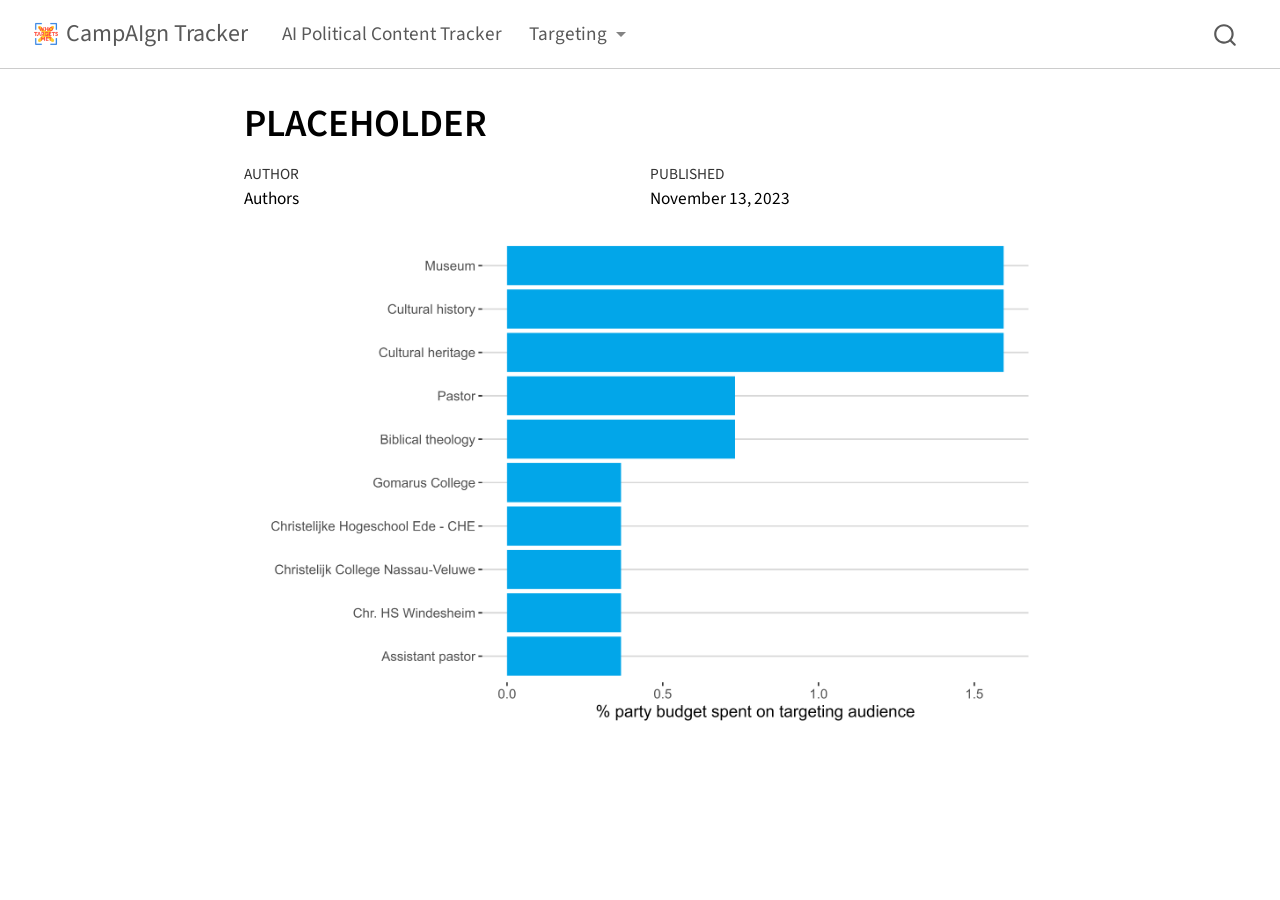
<file: docs/posts/christenunie-mikt-op-dominees-en-bijbelstudies.html>
<!DOCTYPE html>
<html xmlns="http://www.w3.org/1999/xhtml" lang="en" xml:lang="en"><head>

<meta charset="utf-8">
<meta name="generator" content="quarto-1.5.57">

<meta name="viewport" content="width=device-width, initial-scale=1.0, user-scalable=yes">

<meta name="author" content="Authors">
<meta name="dcterms.date" content="2023-11-13">
<meta name="description" content="These pages, often disguised as news portals or community pages, work tirelessly to amplify messages, evade scrutiny, and manipulate public opinion.">

<title>PLACEHOLDER – CampAIgn Tracker</title>
<style>
code{white-space: pre-wrap;}
span.smallcaps{font-variant: small-caps;}
div.columns{display: flex; gap: min(4vw, 1.5em);}
div.column{flex: auto; overflow-x: auto;}
div.hanging-indent{margin-left: 1.5em; text-indent: -1.5em;}
ul.task-list{list-style: none;}
ul.task-list li input[type="checkbox"] {
  width: 0.8em;
  margin: 0 0.8em 0.2em -1em; /* quarto-specific, see https://github.com/quarto-dev/quarto-cli/issues/4556 */ 
  vertical-align: middle;
}
</style>


<script src="../site_libs/quarto-nav/quarto-nav.js"></script>
<script src="../site_libs/quarto-nav/headroom.min.js"></script>
<script src="../site_libs/clipboard/clipboard.min.js"></script>
<script src="../site_libs/quarto-search/autocomplete.umd.js"></script>
<script src="../site_libs/quarto-search/fuse.min.js"></script>
<script src="../site_libs/quarto-search/quarto-search.js"></script>
<meta name="quarto:offset" content="../">
<link href="../wtm_logo_2020_transparent-150x150.png" rel="icon" type="image/png">
<script src="../site_libs/quarto-html/quarto.js"></script>
<script src="../site_libs/quarto-html/popper.min.js"></script>
<script src="../site_libs/quarto-html/tippy.umd.min.js"></script>
<script src="../site_libs/quarto-html/anchor.min.js"></script>
<link href="../site_libs/quarto-html/tippy.css" rel="stylesheet">
<link href="../site_libs/quarto-html/quarto-syntax-highlighting.css" rel="stylesheet" id="quarto-text-highlighting-styles">
<script src="../site_libs/bootstrap/bootstrap.min.js"></script>
<link href="../site_libs/bootstrap/bootstrap-icons.css" rel="stylesheet">
<link href="../site_libs/bootstrap/bootstrap.min.css" rel="stylesheet" id="quarto-bootstrap" data-mode="light">
<script src="../site_libs/quarto-contrib/iconify-2.1.0/iconify-icon.min.js"></script>
<script id="quarto-search-options" type="application/json">{
  "location": "navbar",
  "copy-button": false,
  "collapse-after": 3,
  "panel-placement": "end",
  "type": "overlay",
  "limit": 50,
  "keyboard-shortcut": [
    "f",
    "/",
    "s"
  ],
  "show-item-context": false,
  "language": {
    "search-no-results-text": "No results",
    "search-matching-documents-text": "matching documents",
    "search-copy-link-title": "Copy link to search",
    "search-hide-matches-text": "Hide additional matches",
    "search-more-match-text": "more match in this document",
    "search-more-matches-text": "more matches in this document",
    "search-clear-button-title": "Clear",
    "search-text-placeholder": "",
    "search-detached-cancel-button-title": "Cancel",
    "search-submit-button-title": "Submit",
    "search-label": "Search"
  }
}</script>


</head>

<body class="nav-fixed fullcontent">

<div id="quarto-search-results"></div>
  <header id="quarto-header" class="headroom fixed-top">
    <nav class="navbar navbar-expand-lg " data-bs-theme="dark">
      <div class="navbar-container container-fluid">
      <div class="navbar-brand-container mx-auto">
    <a href="../index.html" class="navbar-brand navbar-brand-logo">
    <img src="../wtm_logo_2020_transparent-300x300.png" alt="" class="navbar-logo">
    </a>
    <a class="navbar-brand" href="../index.html">
    <span class="navbar-title">CampAIgn Tracker</span>
    </a>
  </div>
            <div id="quarto-search" class="" title="Search"></div>
          <button class="navbar-toggler" type="button" data-bs-toggle="collapse" data-bs-target="#navbarCollapse" aria-controls="navbarCollapse" role="menu" aria-expanded="false" aria-label="Toggle navigation" onclick="if (window.quartoToggleHeadroom) { window.quartoToggleHeadroom(); }">
  <span class="navbar-toggler-icon"></span>
</button>
          <div class="collapse navbar-collapse" id="navbarCollapse">
            <ul class="navbar-nav navbar-nav-scroll me-auto">
  <li class="nav-item">
    <a class="nav-link" href="../index.html"> 
<span class="menu-text"><iconify-icon inline="" icon="ph:star-four-light" aria-label="Icon star-four-light from ph Iconify.design set." title="Icon star-four-light from ph Iconify.design set."></iconify-icon> AI Political Content Tracker</span></a>
  </li>  
  <li class="nav-item dropdown ">
    <a class="nav-link dropdown-toggle" href="#" id="nav-menu-iconify-ph-users-three-thin--targeting" role="link" data-bs-toggle="dropdown" aria-expanded="false">
 <span class="menu-text"><iconify-icon inline="" icon="ph:users-three-thin" aria-label="Icon users-three-thin from ph Iconify.design set." title="Icon users-three-thin from ph Iconify.design set."></iconify-icon> Targeting</span>
    </a>
    <ul class="dropdown-menu" aria-labelledby="nav-menu-iconify-ph-users-three-thin--targeting">    
        <li>
    <a class="dropdown-item" href="../spending.html">
 <span class="dropdown-text">Overall Spending</span></a>
  </li>  
        <li>
    <a class="dropdown-item" href="../targeting.html">
 <span class="dropdown-text">Spending per Targeting</span></a>
  </li>  
        <li>
    <a class="dropdown-item" href="../detailed.html">
 <span class="dropdown-text">Detailed Targeting</span></a>
  </li>  
        <li>
    <a class="dropdown-item" href="../location.html">
 <span class="dropdown-text">Location</span></a>
  </li>  
        <li>
    <a class="dropdown-item" href="../demographics.html">
 <span class="dropdown-text">Demographics</span></a>
  </li>  
    </ul>
  </li>
</ul>
          </div> <!-- /navcollapse -->
            <div class="quarto-navbar-tools">
</div>
      </div> <!-- /container-fluid -->
    </nav>
</header>
<!-- content -->
<div id="quarto-content" class="quarto-container page-columns page-rows-contents page-layout-article page-navbar">
<!-- sidebar -->
<!-- margin-sidebar -->
    
<!-- main -->
<main class="content" id="quarto-document-content">

<header id="title-block-header" class="quarto-title-block default">
<div class="quarto-title">
<h1 class="title">PLACEHOLDER</h1>
</div>



<div class="quarto-title-meta">

    <div>
    <div class="quarto-title-meta-heading">Author</div>
    <div class="quarto-title-meta-contents">
             <p>Authors </p>
          </div>
  </div>
    
    <div>
    <div class="quarto-title-meta-heading">Published</div>
    <div class="quarto-title-meta-contents">
      <p class="date">November 13, 2023</p>
    </div>
  </div>
  
    
  </div>
  


</header>


<p><img src="christenunie.png" class="img-fluid"></p>



</main> <!-- /main -->
<script id="quarto-html-after-body" type="application/javascript">
window.document.addEventListener("DOMContentLoaded", function (event) {
  const toggleBodyColorMode = (bsSheetEl) => {
    const mode = bsSheetEl.getAttribute("data-mode");
    const bodyEl = window.document.querySelector("body");
    if (mode === "dark") {
      bodyEl.classList.add("quarto-dark");
      bodyEl.classList.remove("quarto-light");
    } else {
      bodyEl.classList.add("quarto-light");
      bodyEl.classList.remove("quarto-dark");
    }
  }
  const toggleBodyColorPrimary = () => {
    const bsSheetEl = window.document.querySelector("link#quarto-bootstrap");
    if (bsSheetEl) {
      toggleBodyColorMode(bsSheetEl);
    }
  }
  toggleBodyColorPrimary();  
  const icon = "";
  const anchorJS = new window.AnchorJS();
  anchorJS.options = {
    placement: 'right',
    icon: icon
  };
  anchorJS.add('.anchored');
  const isCodeAnnotation = (el) => {
    for (const clz of el.classList) {
      if (clz.startsWith('code-annotation-')) {                     
        return true;
      }
    }
    return false;
  }
  const onCopySuccess = function(e) {
    // button target
    const button = e.trigger;
    // don't keep focus
    button.blur();
    // flash "checked"
    button.classList.add('code-copy-button-checked');
    var currentTitle = button.getAttribute("title");
    button.setAttribute("title", "Copied!");
    let tooltip;
    if (window.bootstrap) {
      button.setAttribute("data-bs-toggle", "tooltip");
      button.setAttribute("data-bs-placement", "left");
      button.setAttribute("data-bs-title", "Copied!");
      tooltip = new bootstrap.Tooltip(button, 
        { trigger: "manual", 
          customClass: "code-copy-button-tooltip",
          offset: [0, -8]});
      tooltip.show();    
    }
    setTimeout(function() {
      if (tooltip) {
        tooltip.hide();
        button.removeAttribute("data-bs-title");
        button.removeAttribute("data-bs-toggle");
        button.removeAttribute("data-bs-placement");
      }
      button.setAttribute("title", currentTitle);
      button.classList.remove('code-copy-button-checked');
    }, 1000);
    // clear code selection
    e.clearSelection();
  }
  const getTextToCopy = function(trigger) {
      const codeEl = trigger.previousElementSibling.cloneNode(true);
      for (const childEl of codeEl.children) {
        if (isCodeAnnotation(childEl)) {
          childEl.remove();
        }
      }
      return codeEl.innerText;
  }
  const clipboard = new window.ClipboardJS('.code-copy-button:not([data-in-quarto-modal])', {
    text: getTextToCopy
  });
  clipboard.on('success', onCopySuccess);
  if (window.document.getElementById('quarto-embedded-source-code-modal')) {
    // For code content inside modals, clipBoardJS needs to be initialized with a container option
    // TODO: Check when it could be a function (https://github.com/zenorocha/clipboard.js/issues/860)
    const clipboardModal = new window.ClipboardJS('.code-copy-button[data-in-quarto-modal]', {
      text: getTextToCopy,
      container: window.document.getElementById('quarto-embedded-source-code-modal')
    });
    clipboardModal.on('success', onCopySuccess);
  }
    var localhostRegex = new RegExp(/^(?:http|https):\/\/localhost\:?[0-9]*\//);
    var mailtoRegex = new RegExp(/^mailto:/);
      var filterRegex = new RegExp('/' + window.location.host + '/');
    var isInternal = (href) => {
        return filterRegex.test(href) || localhostRegex.test(href) || mailtoRegex.test(href);
    }
    // Inspect non-navigation links and adorn them if external
 	var links = window.document.querySelectorAll('a[href]:not(.nav-link):not(.navbar-brand):not(.toc-action):not(.sidebar-link):not(.sidebar-item-toggle):not(.pagination-link):not(.no-external):not([aria-hidden]):not(.dropdown-item):not(.quarto-navigation-tool):not(.about-link)');
    for (var i=0; i<links.length; i++) {
      const link = links[i];
      if (!isInternal(link.href)) {
        // undo the damage that might have been done by quarto-nav.js in the case of
        // links that we want to consider external
        if (link.dataset.originalHref !== undefined) {
          link.href = link.dataset.originalHref;
        }
      }
    }
  function tippyHover(el, contentFn, onTriggerFn, onUntriggerFn) {
    const config = {
      allowHTML: true,
      maxWidth: 500,
      delay: 100,
      arrow: false,
      appendTo: function(el) {
          return el.parentElement;
      },
      interactive: true,
      interactiveBorder: 10,
      theme: 'quarto',
      placement: 'bottom-start',
    };
    if (contentFn) {
      config.content = contentFn;
    }
    if (onTriggerFn) {
      config.onTrigger = onTriggerFn;
    }
    if (onUntriggerFn) {
      config.onUntrigger = onUntriggerFn;
    }
    window.tippy(el, config); 
  }
  const noterefs = window.document.querySelectorAll('a[role="doc-noteref"]');
  for (var i=0; i<noterefs.length; i++) {
    const ref = noterefs[i];
    tippyHover(ref, function() {
      // use id or data attribute instead here
      let href = ref.getAttribute('data-footnote-href') || ref.getAttribute('href');
      try { href = new URL(href).hash; } catch {}
      const id = href.replace(/^#\/?/, "");
      const note = window.document.getElementById(id);
      if (note) {
        return note.innerHTML;
      } else {
        return "";
      }
    });
  }
  const xrefs = window.document.querySelectorAll('a.quarto-xref');
  const processXRef = (id, note) => {
    // Strip column container classes
    const stripColumnClz = (el) => {
      el.classList.remove("page-full", "page-columns");
      if (el.children) {
        for (const child of el.children) {
          stripColumnClz(child);
        }
      }
    }
    stripColumnClz(note)
    if (id === null || id.startsWith('sec-')) {
      // Special case sections, only their first couple elements
      const container = document.createElement("div");
      if (note.children && note.children.length > 2) {
        container.appendChild(note.children[0].cloneNode(true));
        for (let i = 1; i < note.children.length; i++) {
          const child = note.children[i];
          if (child.tagName === "P" && child.innerText === "") {
            continue;
          } else {
            container.appendChild(child.cloneNode(true));
            break;
          }
        }
        if (window.Quarto?.typesetMath) {
          window.Quarto.typesetMath(container);
        }
        return container.innerHTML
      } else {
        if (window.Quarto?.typesetMath) {
          window.Quarto.typesetMath(note);
        }
        return note.innerHTML;
      }
    } else {
      // Remove any anchor links if they are present
      const anchorLink = note.querySelector('a.anchorjs-link');
      if (anchorLink) {
        anchorLink.remove();
      }
      if (window.Quarto?.typesetMath) {
        window.Quarto.typesetMath(note);
      }
      // TODO in 1.5, we should make sure this works without a callout special case
      if (note.classList.contains("callout")) {
        return note.outerHTML;
      } else {
        return note.innerHTML;
      }
    }
  }
  for (var i=0; i<xrefs.length; i++) {
    const xref = xrefs[i];
    tippyHover(xref, undefined, function(instance) {
      instance.disable();
      let url = xref.getAttribute('href');
      let hash = undefined; 
      if (url.startsWith('#')) {
        hash = url;
      } else {
        try { hash = new URL(url).hash; } catch {}
      }
      if (hash) {
        const id = hash.replace(/^#\/?/, "");
        const note = window.document.getElementById(id);
        if (note !== null) {
          try {
            const html = processXRef(id, note.cloneNode(true));
            instance.setContent(html);
          } finally {
            instance.enable();
            instance.show();
          }
        } else {
          // See if we can fetch this
          fetch(url.split('#')[0])
          .then(res => res.text())
          .then(html => {
            const parser = new DOMParser();
            const htmlDoc = parser.parseFromString(html, "text/html");
            const note = htmlDoc.getElementById(id);
            if (note !== null) {
              const html = processXRef(id, note);
              instance.setContent(html);
            } 
          }).finally(() => {
            instance.enable();
            instance.show();
          });
        }
      } else {
        // See if we can fetch a full url (with no hash to target)
        // This is a special case and we should probably do some content thinning / targeting
        fetch(url)
        .then(res => res.text())
        .then(html => {
          const parser = new DOMParser();
          const htmlDoc = parser.parseFromString(html, "text/html");
          const note = htmlDoc.querySelector('main.content');
          if (note !== null) {
            // This should only happen for chapter cross references
            // (since there is no id in the URL)
            // remove the first header
            if (note.children.length > 0 && note.children[0].tagName === "HEADER") {
              note.children[0].remove();
            }
            const html = processXRef(null, note);
            instance.setContent(html);
          } 
        }).finally(() => {
          instance.enable();
          instance.show();
        });
      }
    }, function(instance) {
    });
  }
      let selectedAnnoteEl;
      const selectorForAnnotation = ( cell, annotation) => {
        let cellAttr = 'data-code-cell="' + cell + '"';
        let lineAttr = 'data-code-annotation="' +  annotation + '"';
        const selector = 'span[' + cellAttr + '][' + lineAttr + ']';
        return selector;
      }
      const selectCodeLines = (annoteEl) => {
        const doc = window.document;
        const targetCell = annoteEl.getAttribute("data-target-cell");
        const targetAnnotation = annoteEl.getAttribute("data-target-annotation");
        const annoteSpan = window.document.querySelector(selectorForAnnotation(targetCell, targetAnnotation));
        const lines = annoteSpan.getAttribute("data-code-lines").split(",");
        const lineIds = lines.map((line) => {
          return targetCell + "-" + line;
        })
        let top = null;
        let height = null;
        let parent = null;
        if (lineIds.length > 0) {
            //compute the position of the single el (top and bottom and make a div)
            const el = window.document.getElementById(lineIds[0]);
            top = el.offsetTop;
            height = el.offsetHeight;
            parent = el.parentElement.parentElement;
          if (lineIds.length > 1) {
            const lastEl = window.document.getElementById(lineIds[lineIds.length - 1]);
            const bottom = lastEl.offsetTop + lastEl.offsetHeight;
            height = bottom - top;
          }
          if (top !== null && height !== null && parent !== null) {
            // cook up a div (if necessary) and position it 
            let div = window.document.getElementById("code-annotation-line-highlight");
            if (div === null) {
              div = window.document.createElement("div");
              div.setAttribute("id", "code-annotation-line-highlight");
              div.style.position = 'absolute';
              parent.appendChild(div);
            }
            div.style.top = top - 2 + "px";
            div.style.height = height + 4 + "px";
            div.style.left = 0;
            let gutterDiv = window.document.getElementById("code-annotation-line-highlight-gutter");
            if (gutterDiv === null) {
              gutterDiv = window.document.createElement("div");
              gutterDiv.setAttribute("id", "code-annotation-line-highlight-gutter");
              gutterDiv.style.position = 'absolute';
              const codeCell = window.document.getElementById(targetCell);
              const gutter = codeCell.querySelector('.code-annotation-gutter');
              gutter.appendChild(gutterDiv);
            }
            gutterDiv.style.top = top - 2 + "px";
            gutterDiv.style.height = height + 4 + "px";
          }
          selectedAnnoteEl = annoteEl;
        }
      };
      const unselectCodeLines = () => {
        const elementsIds = ["code-annotation-line-highlight", "code-annotation-line-highlight-gutter"];
        elementsIds.forEach((elId) => {
          const div = window.document.getElementById(elId);
          if (div) {
            div.remove();
          }
        });
        selectedAnnoteEl = undefined;
      };
        // Handle positioning of the toggle
    window.addEventListener(
      "resize",
      throttle(() => {
        elRect = undefined;
        if (selectedAnnoteEl) {
          selectCodeLines(selectedAnnoteEl);
        }
      }, 10)
    );
    function throttle(fn, ms) {
    let throttle = false;
    let timer;
      return (...args) => {
        if(!throttle) { // first call gets through
            fn.apply(this, args);
            throttle = true;
        } else { // all the others get throttled
            if(timer) clearTimeout(timer); // cancel #2
            timer = setTimeout(() => {
              fn.apply(this, args);
              timer = throttle = false;
            }, ms);
        }
      };
    }
      // Attach click handler to the DT
      const annoteDls = window.document.querySelectorAll('dt[data-target-cell]');
      for (const annoteDlNode of annoteDls) {
        annoteDlNode.addEventListener('click', (event) => {
          const clickedEl = event.target;
          if (clickedEl !== selectedAnnoteEl) {
            unselectCodeLines();
            const activeEl = window.document.querySelector('dt[data-target-cell].code-annotation-active');
            if (activeEl) {
              activeEl.classList.remove('code-annotation-active');
            }
            selectCodeLines(clickedEl);
            clickedEl.classList.add('code-annotation-active');
          } else {
            // Unselect the line
            unselectCodeLines();
            clickedEl.classList.remove('code-annotation-active');
          }
        });
      }
  const findCites = (el) => {
    const parentEl = el.parentElement;
    if (parentEl) {
      const cites = parentEl.dataset.cites;
      if (cites) {
        return {
          el,
          cites: cites.split(' ')
        };
      } else {
        return findCites(el.parentElement)
      }
    } else {
      return undefined;
    }
  };
  var bibliorefs = window.document.querySelectorAll('a[role="doc-biblioref"]');
  for (var i=0; i<bibliorefs.length; i++) {
    const ref = bibliorefs[i];
    const citeInfo = findCites(ref);
    if (citeInfo) {
      tippyHover(citeInfo.el, function() {
        var popup = window.document.createElement('div');
        citeInfo.cites.forEach(function(cite) {
          var citeDiv = window.document.createElement('div');
          citeDiv.classList.add('hanging-indent');
          citeDiv.classList.add('csl-entry');
          var biblioDiv = window.document.getElementById('ref-' + cite);
          if (biblioDiv) {
            citeDiv.innerHTML = biblioDiv.innerHTML;
          }
          popup.appendChild(citeDiv);
        });
        return popup.innerHTML;
      });
    }
  }
});
</script>
</div> <!-- /content -->




</body></html>
</file>
<file: docs/site_libs/quarto-html/tippy.css>
.tippy-box[data-animation=fade][data-state=hidden]{opacity:0}[data-tippy-root]{max-width:calc(100vw - 10px)}.tippy-box{position:relative;background-color:#333;color:#fff;border-radius:4px;font-size:14px;line-height:1.4;white-space:normal;outline:0;transition-property:transform,visibility,opacity}.tippy-box[data-placement^=top]>.tippy-arrow{bottom:0}.tippy-box[data-placement^=top]>.tippy-arrow:before{bottom:-7px;left:0;border-width:8px 8px 0;border-top-color:initial;transform-origin:center top}.tippy-box[data-placement^=bottom]>.tippy-arrow{top:0}.tippy-box[data-placement^=bottom]>.tippy-arrow:before{top:-7px;left:0;border-width:0 8px 8px;border-bottom-color:initial;transform-origin:center bottom}.tippy-box[data-placement^=left]>.tippy-arrow{right:0}.tippy-box[data-placement^=left]>.tippy-arrow:before{border-width:8px 0 8px 8px;border-left-color:initial;right:-7px;transform-origin:center left}.tippy-box[data-placement^=right]>.tippy-arrow{left:0}.tippy-box[data-placement^=right]>.tippy-arrow:before{left:-7px;border-width:8px 8px 8px 0;border-right-color:initial;transform-origin:center right}.tippy-box[data-inertia][data-state=visible]{transition-timing-function:cubic-bezier(.54,1.5,.38,1.11)}.tippy-arrow{width:16px;height:16px;color:#333}.tippy-arrow:before{content:"";position:absolute;border-color:transparent;border-style:solid}.tippy-content{position:relative;padding:5px 9px;z-index:1}
</file>
<file: docs/site_libs/quarto-html/quarto-syntax-highlighting.css>
/* quarto syntax highlight colors */
:root {
  --quarto-hl-ot-color: #003B4F;
  --quarto-hl-at-color: #657422;
  --quarto-hl-ss-color: #20794D;
  --quarto-hl-an-color: #5E5E5E;
  --quarto-hl-fu-color: #4758AB;
  --quarto-hl-st-color: #20794D;
  --quarto-hl-cf-color: #003B4F;
  --quarto-hl-op-color: #5E5E5E;
  --quarto-hl-er-color: #AD0000;
  --quarto-hl-bn-color: #AD0000;
  --quarto-hl-al-color: #AD0000;
  --quarto-hl-va-color: #111111;
  --quarto-hl-bu-color: inherit;
  --quarto-hl-ex-color: inherit;
  --quarto-hl-pp-color: #AD0000;
  --quarto-hl-in-color: #5E5E5E;
  --quarto-hl-vs-color: #20794D;
  --quarto-hl-wa-color: #5E5E5E;
  --quarto-hl-do-color: #5E5E5E;
  --quarto-hl-im-color: #00769E;
  --quarto-hl-ch-color: #20794D;
  --quarto-hl-dt-color: #AD0000;
  --quarto-hl-fl-color: #AD0000;
  --quarto-hl-co-color: #5E5E5E;
  --quarto-hl-cv-color: #5E5E5E;
  --quarto-hl-cn-color: #8f5902;
  --quarto-hl-sc-color: #5E5E5E;
  --quarto-hl-dv-color: #AD0000;
  --quarto-hl-kw-color: #003B4F;
}

/* other quarto variables */
:root {
  --quarto-font-monospace: SFMono-Regular, Menlo, Monaco, Consolas, "Liberation Mono", "Courier New", monospace;
}

pre > code.sourceCode > span {
  color: #003B4F;
}

code span {
  color: #003B4F;
}

code.sourceCode > span {
  color: #003B4F;
}

div.sourceCode,
div.sourceCode pre.sourceCode {
  color: #003B4F;
}

code span.ot {
  color: #003B4F;
  font-style: inherit;
}

code span.at {
  color: #657422;
  font-style: inherit;
}

code span.ss {
  color: #20794D;
  font-style: inherit;
}

code span.an {
  color: #5E5E5E;
  font-style: inherit;
}

code span.fu {
  color: #4758AB;
  font-style: inherit;
}

code span.st {
  color: #20794D;
  font-style: inherit;
}

code span.cf {
  color: #003B4F;
  font-weight: bold;
  font-style: inherit;
}

code span.op {
  color: #5E5E5E;
  font-style: inherit;
}

code span.er {
  color: #AD0000;
  font-style: inherit;
}

code span.bn {
  color: #AD0000;
  font-style: inherit;
}

code span.al {
  color: #AD0000;
  font-style: inherit;
}

code span.va {
  color: #111111;
  font-style: inherit;
}

code span.bu {
  font-style: inherit;
}

code span.ex {
  font-style: inherit;
}

code span.pp {
  color: #AD0000;
  font-style: inherit;
}

code span.in {
  color: #5E5E5E;
  font-style: inherit;
}

code span.vs {
  color: #20794D;
  font-style: inherit;
}

code span.wa {
  color: #5E5E5E;
  font-style: italic;
}

code span.do {
  color: #5E5E5E;
  font-style: italic;
}

code span.im {
  color: #00769E;
  font-style: inherit;
}

code span.ch {
  color: #20794D;
  font-style: inherit;
}

code span.dt {
  color: #AD0000;
  font-style: inherit;
}

code span.fl {
  color: #AD0000;
  font-style: inherit;
}

code span.co {
  color: #5E5E5E;
  font-style: inherit;
}

code span.cv {
  color: #5E5E5E;
  font-style: italic;
}

code span.cn {
  color: #8f5902;
  font-style: inherit;
}

code span.sc {
  color: #5E5E5E;
  font-style: inherit;
}

code span.dv {
  color: #AD0000;
  font-style: inherit;
}

code span.kw {
  color: #003B4F;
  font-weight: bold;
  font-style: inherit;
}

.prevent-inlining {
  content: "</";
}

/*# sourceMappingURL=debc5d5d77c3f9108843748ff7464032.css.map */
</file>
<file: docs/site_libs/highcharts-9.3.1/css/motion.css>
/* $("div:has(#play-controls)").css({"position" : "relative"})
div:has(#play-controls) {
  position : relative;
}
 */
 
.loading {
    margin-top: 10em;
    text-align: center;
    color: gray;
}

#play-controls {
    position: absolute;
    bottom: 0;
    text-align: center;
    min-width: 310px;
    max-width: 800px;
    margin: 0 auto;
    padding: 5px 0 1em 0;
}

#play-controls * {
    display: inline-block;
    vertical-align: middle;
}

#play-pause-button {
    color: #666666;
    width: 30px;
    height: 30px;
    text-align: center;
    font-size: 15px;
    cursor: pointer;
    border: 1px solid silver;
    border-radius: 3px;
    background: #f8f8f8;
}

#play-range {
    margin: 2.5%;
    width: 70%;
}

#play-output {
    color: #666666;
    font-family: Arial, Helvetica, sans-serif;
}
</file>
<file: docs/site_libs/htmltools-fill-0.5.8.1/fill.css>
@layer htmltools {
  .html-fill-container {
    display: flex;
    flex-direction: column;
    /* Prevent the container from expanding vertically or horizontally beyond its
    parent's constraints. */
    min-height: 0;
    min-width: 0;
  }
  .html-fill-container > .html-fill-item {
    /* Fill items can grow and shrink freely within
    available vertical space in fillable container */
    flex: 1 1 auto;
    min-height: 0;
    min-width: 0;
  }
  .html-fill-container > :not(.html-fill-item) {
    /* Prevent shrinking or growing of non-fill items */
    flex: 0 0 auto;
  }
}
</file>
